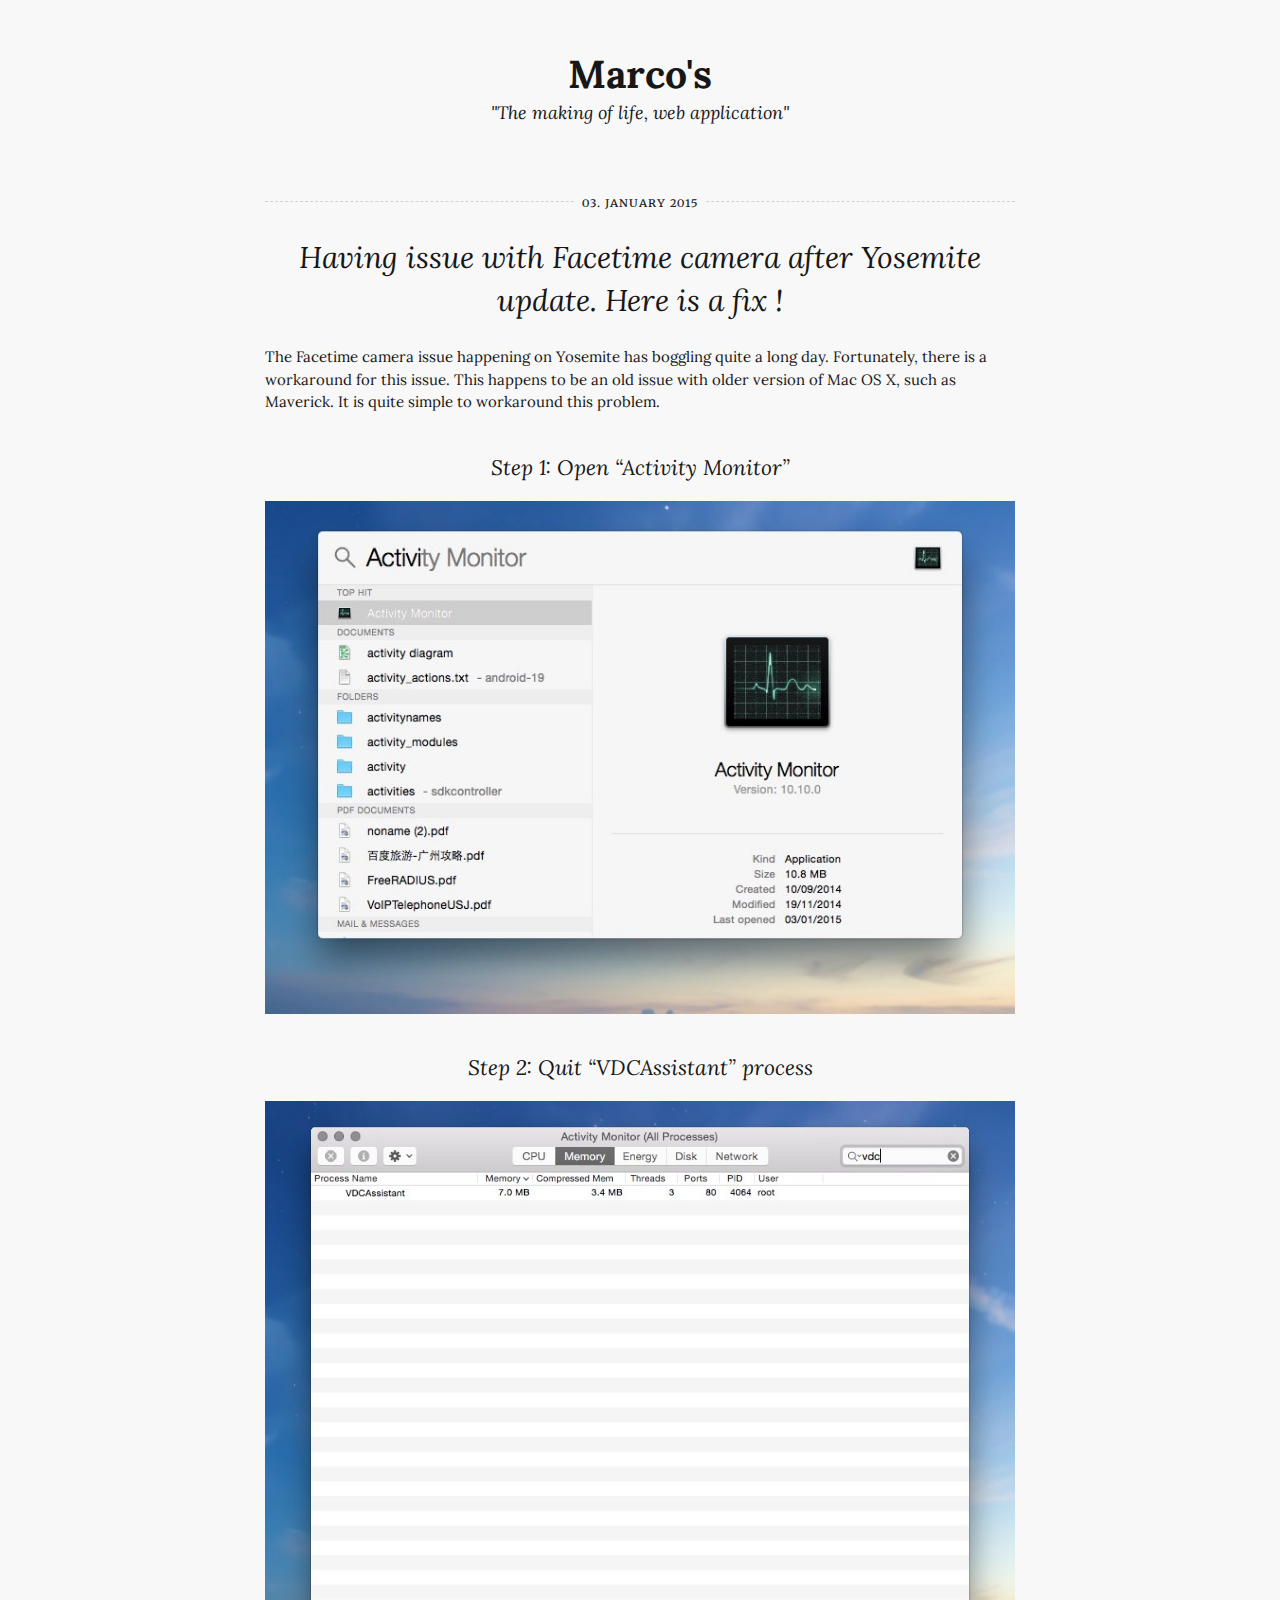
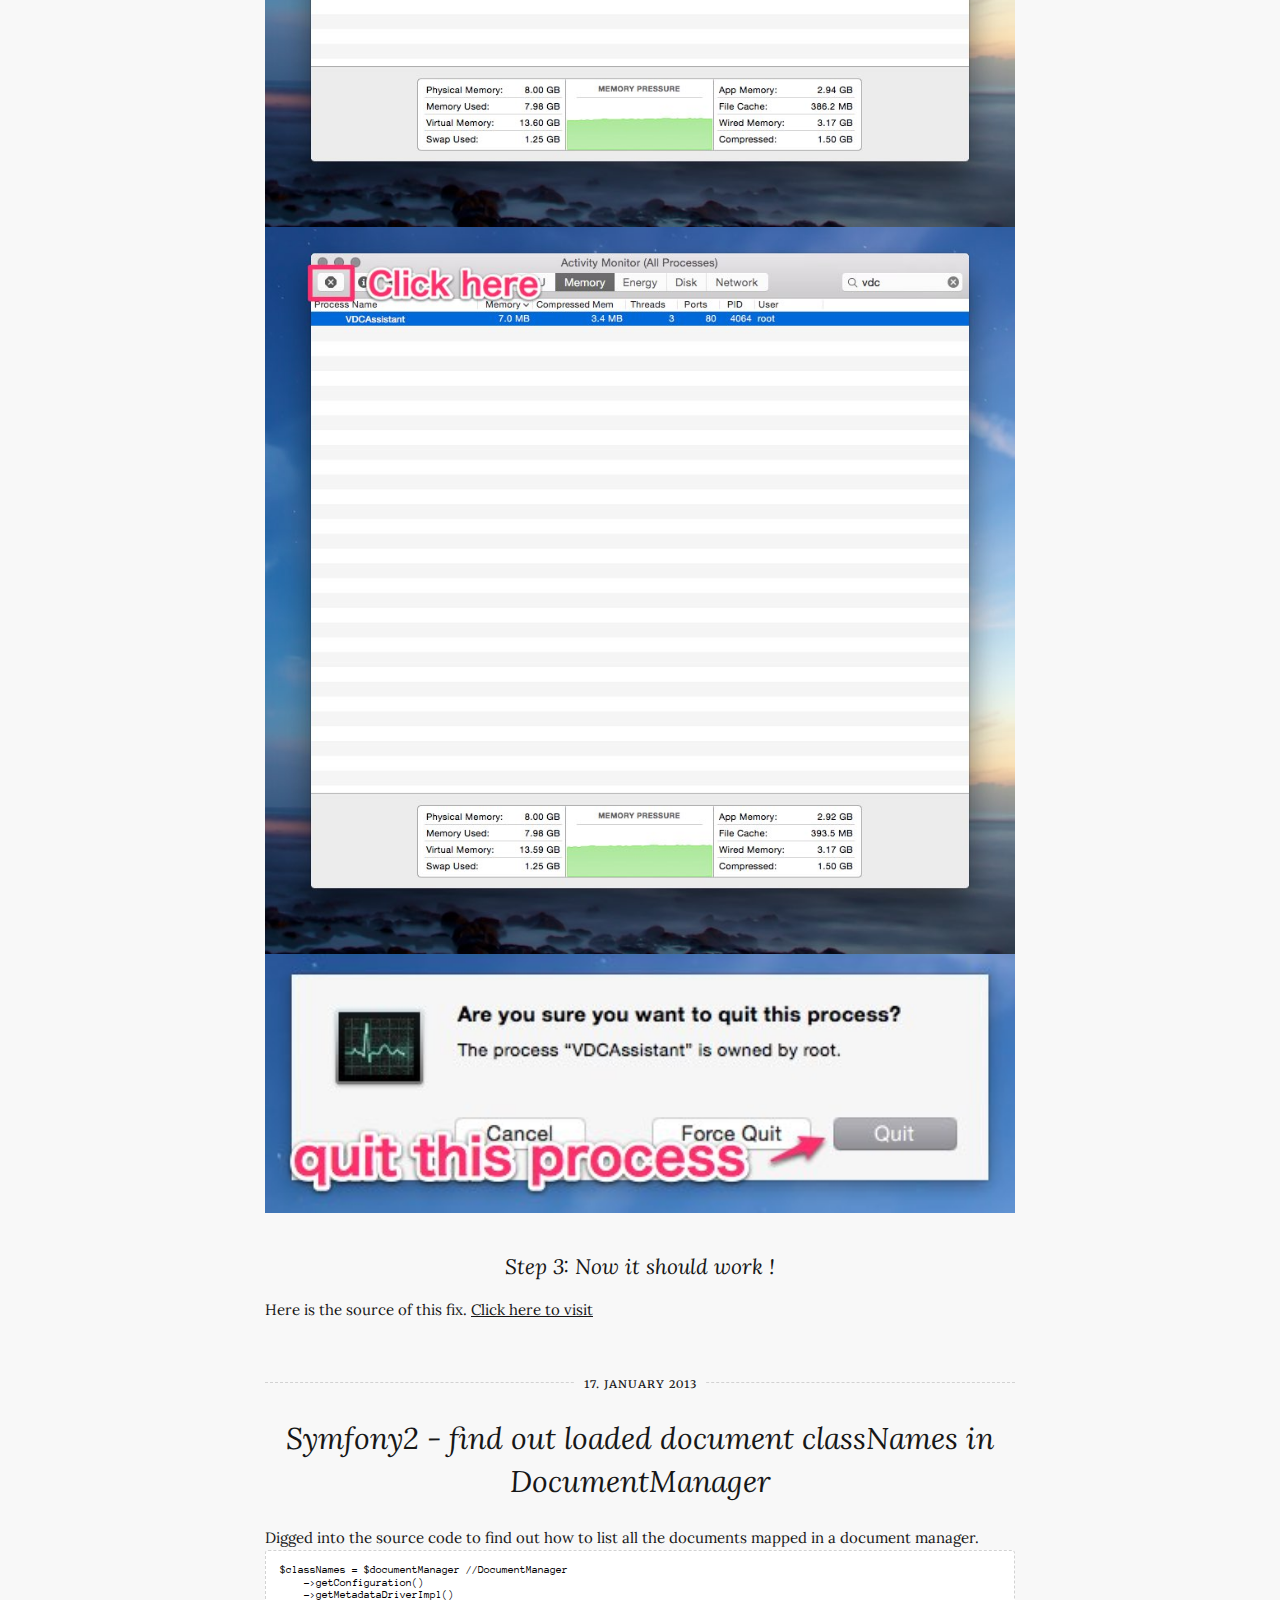
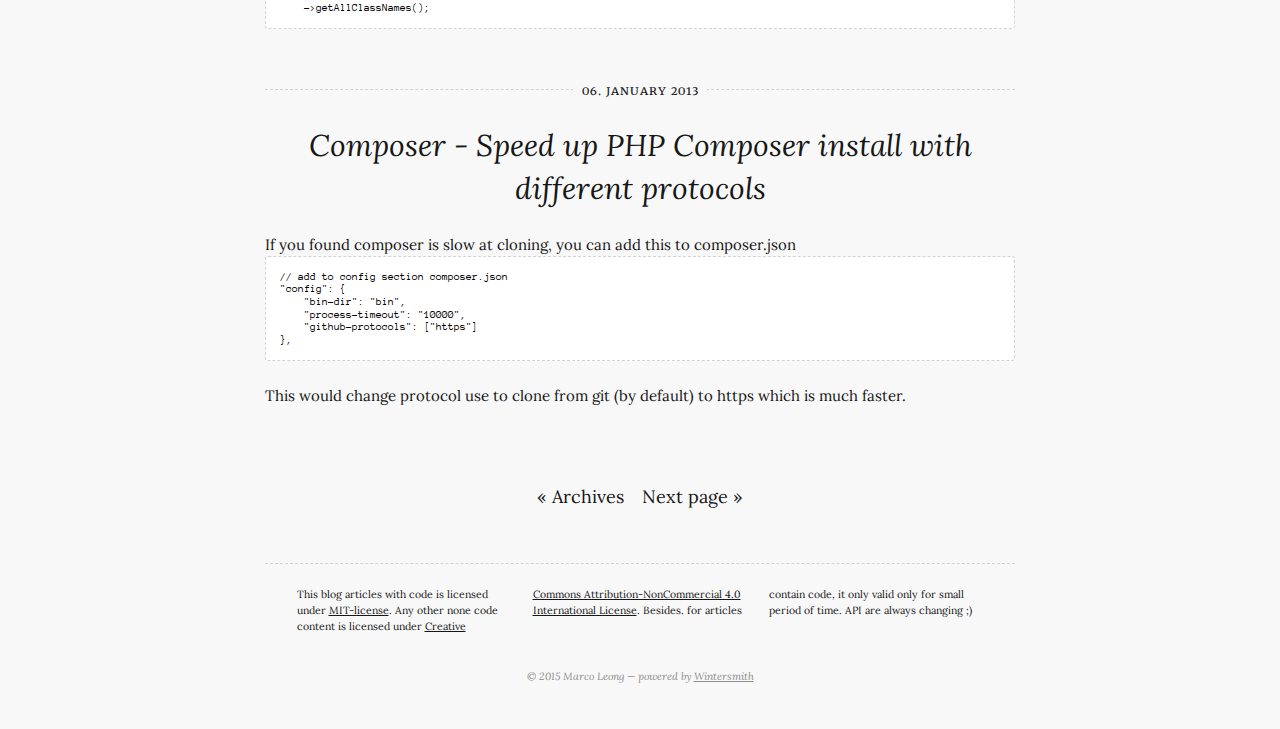
<file: index.html>
<!DOCTYPE html>
<html lang="en">
  <head>
    <meta charset="utf-8">
    <meta http-equiv="X-UA-Compatible" content="IE=edge,chrome=1">
    <meta name="viewport" content="width=device-width">
    <title>Marco's
    </title>
    <link rel="alternate" href="http://localhost/feed.xml" type="application/rss+xml" title="&quot;The making of life, web application&quot;">
    <link rel="stylesheet" href="http://fonts.googleapis.com/css?family=Lora:400,700,400italic,700italic|Anonymous+Pro:400,700,400italic,700italic|Merriweather:400,700,300">
    <link rel="stylesheet" href="/css/main.css">
  </head>
  <body>
    <header class="header">
      <div class="content-wrap">
        <div class="logo">
          <h1><a href="http://localhost">Marco's</a></h1>
          <p class="description">&quot;The making of life, web application&quot;</p>
        </div>
      </div>
    </header>
    <div id="content">
      <div class="content-wrap">
        <article class="article intro">
          <header>
            <p class="date"><span>03. January 2015</span></p>
            <h2><a href="/articles/fix-yosemite-facetime-camera-webcam/">Having issue with Facetime camera after Yosemite update. Here is a fix !</a></h2>
          </header>
          <section class="content"><p>The Facetime camera issue happening on Yosemite has boggling quite a long day. Fortunately, there is a workaround for this issue. This happens to be an old issue with older version of Mac <span class="caps">OS</span> X, such as Maverick. It is quite simple to workaround this&nbsp;problem.</p>
<h3 id="step-1-open-activity-monitor-">Step 1: Open “Activity&nbsp;Monitor”</h3>
<p><img src="/articles/fix-yosemite-facetime-camera-webcam/step-1.jpg" alt="open activitiy monitor"></p>
<h3 id="step-2-quit-vdcassistant-process">Step 2: Quit “VDCAssistant”&nbsp;process</h3>
<p><img src="/articles/fix-yosemite-facetime-camera-webcam/step-2-1.jpg" alt="quite vdc assistant"></p>
<p><img src="/articles/fix-yosemite-facetime-camera-webcam/step-2-2.jpg" alt="quite vdc assistant"></p>
<p><img src="/articles/fix-yosemite-facetime-camera-webcam/step-2-3.jpg" alt="quite vdc assistant"></p>
<h3 id="step-3-now-it-should-work-">Step 3: Now it should work&nbsp;!</h3>
<p>Here is the source of this fix.
<a href="http://www.usatoday.com/story/tech/columnist/2014/06/15/macbook-webcam-problems/10402219/">Click here to&nbsp;visit</a></p>

          </section>
        </article>
        <article class="article intro">
          <header>
            <p class="date"><span>17. January 2013</span></p>
            <h2><a href="/articles/symfony2-find-out-loaded-documents-classname/">Symfony2 - find out loaded document classNames in DocumentManager</a></h2>
          </header>
          <section class="content"><p>Digged into the source code to find out how to list all the documents mapped in a document&nbsp;manager.</p>
<pre><code>$classNames = $documentManager //DocumentManager
    -&gt;getConfiguration()
    -&gt;getMetadataDriverImpl()
    -&gt;getAllClassNames();
</code></pre>
          </section>
        </article>
        <article class="article intro">
          <header>
            <p class="date"><span>06. January 2013</span></p>
            <h2><a href="/articles/composer-speed-up-cloning-speed/">Composer - Speed up PHP Composer install with different protocols</a></h2>
          </header>
          <section class="content"><p>If you found composer is slow at cloning, you can add this to&nbsp;composer.json</p>
<pre><code class="lang-json">// add to config section composer.json
&quot;config&quot;: {
    &quot;bin-dir&quot;: &quot;bin&quot;,
    &quot;process-timeout&quot;: &quot;10000&quot;,
    &quot;github-protocols&quot;: [&quot;https&quot;]
},
</code></pre>
<p>This would change protocol use to clone from git (by default) to https which is much&nbsp;faster.</p>

          </section>
        </article>
      </div>
    </div>
    <footer>
      <div class="content-wrap">
        <div class="nav"><a href="/archive.html">« Archives</a><a href="/page/2/">Next page »</a>
        </div>
        <section class="about"><p>This blog articles with code is licensed under <a href="http://opensource.org/licenses/MIT">MIT-license</a>. Any other none code content is licensed under <a href="http://creativecommons.org/licenses/by-nc/4.0/deed.en_US">Creative Commons Attribution-NonCommercial 4.0 International License</a>. Besides. for articles contain code, it only valid only for small period of time. API are always changing ;)</p>

        </section>
        <section class="copy">
          <p>&copy; 2015 Marco Leong &mdash; powered by&nbsp;<a href="https://github.com/jnordberg/wintersmith">Wintersmith</a>
          </p>
        </section>
      </div>
    </footer>
    <script>
     (function(i,s,o,g,r,a,m){i['GoogleAnalyticsObject']=r;i[r]=i[r]||function(){
     (i[r].q=i[r].q||[]).push(arguments)},i[r].l=1*new Date();a=s.createElement(o),
     m=s.getElementsByTagName(o)[0];a.async=1;a.src=g;m.parentNode.insertBefore(a,m)
     })(window,document,'script','//www.google-analytics.com/analytics.js','ga');
     ga('create', 'UA-33335219-1', 'auto');
     ga('send', 'pageview');
    </script>
  </body>
</html>
</file>
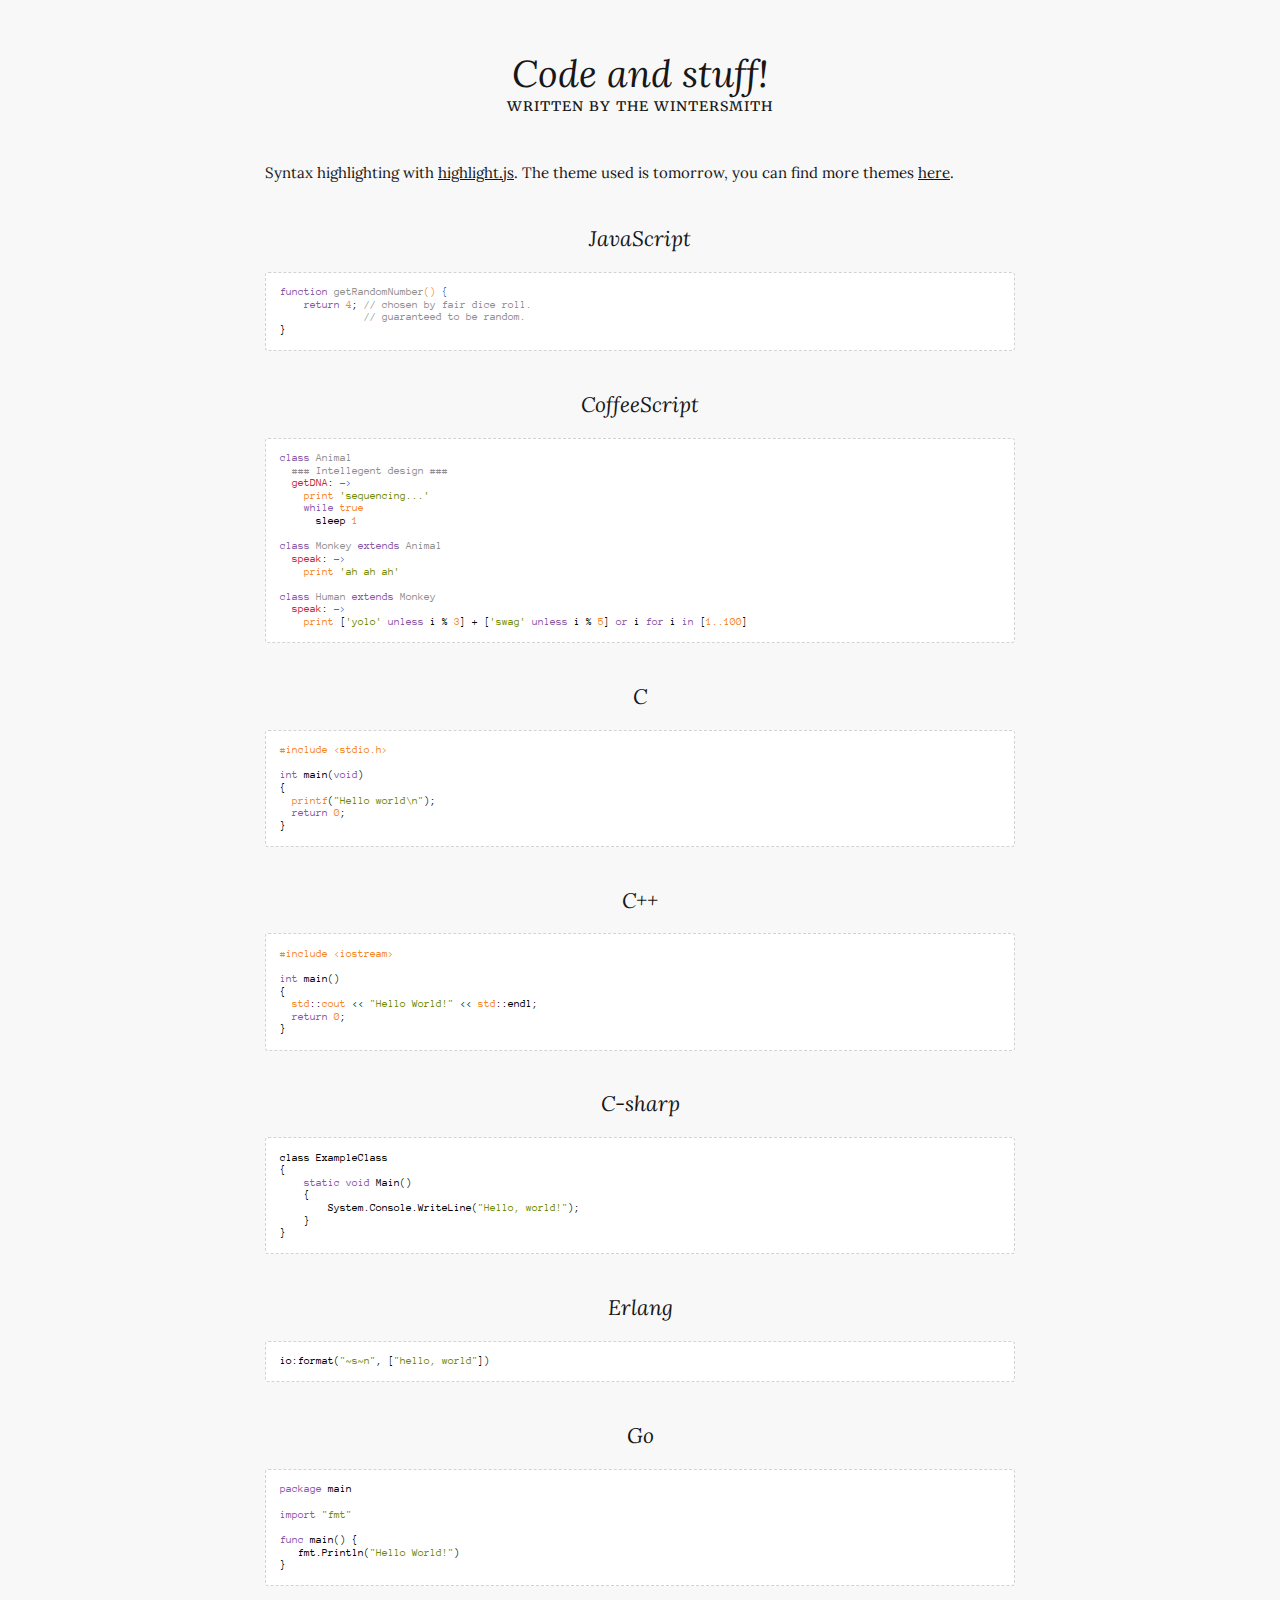
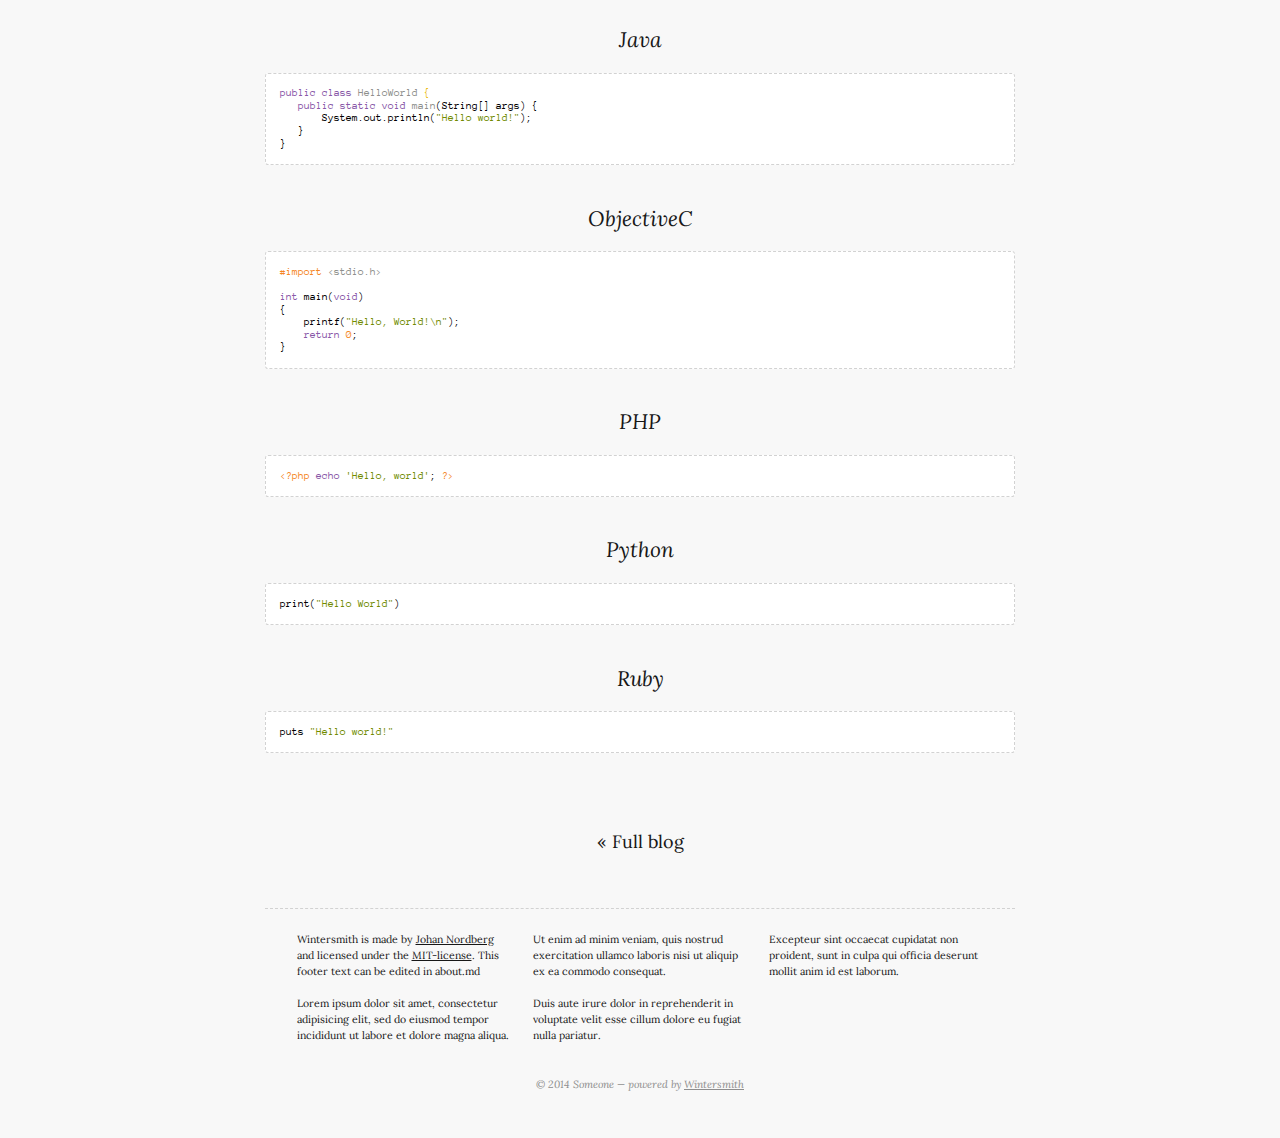
<file: articles/another-test/index.html>
<!DOCTYPE html>
<html lang="en">
  <head>
    <meta charset="utf-8">
    <meta http-equiv="X-UA-Compatible" content="IE=edge,chrome=1">
    <meta name="viewport" content="width=device-width">
    <title>Code and stuff! - The Wintersmith's blog
    </title>
    <link rel="alternate" href="http://localhost:8080/feed.xml" type="application/rss+xml" title="Ramblings of an immor(t)al demigod">
    <link rel="stylesheet" href="http://fonts.googleapis.com/css?family=Lora:400,700,400italic,700italic|Anonymous+Pro:400,700,400italic,700italic|Merriweather:400,700,300">
    <link rel="stylesheet" href="/css/main.css">
  </head>
  <body class="article-detail">
    <header class="header">
      <div class="content-wrap">
        <h1>Code and stuff!</h1>
        <p class="author">Written by <span class="author"><a href="mailto:the@wintersmith.eu">The Wintersmith</a></span>
        </p>
      </div>
    </header>
    <div id="content">
      <div class="content-wrap">
        <article class="article">
          <section class="content"><p>Syntax highlighting with <a href="http://softwaremaniacs.org/soft/highlight/en/">highlight.js</a>.
The theme used is tomorrow, you can find more themes <a href="http://jmblog.github.io/color-themes-for-highlightjs/">here</a>.</p>
<p><span class="more"></span></p>
<h3 id="javascript">JavaScript</h3>
<pre><code class="lang-javascript"><span class="function"><span class="keyword">function</span> <span class="title">getRandomNumber</span><span class="params">()</span> {</span>
    <span class="keyword">return</span> <span class="number">4</span>; <span class="comment">// chosen by fair dice roll.</span>
              <span class="comment">// guaranteed to be random.</span>
}
</code></pre>
<h3 id="coffeescript">CoffeeScript</h3>
<pre><code class="lang-coffeescript"><span class="class"><span class="keyword">class</span> <span class="title">Animal</span></span>
  <span class="comment">### Intellegent design ###</span>
  <span class="attribute">getDNA</span>:<span class="function"> -&gt;</span>
    <span class="built_in">print</span> <span class="string">'sequencing...'</span>
    <span class="keyword">while</span> <span class="literal">true</span>
      sleep <span class="number">1</span>

<span class="class"><span class="keyword">class</span> <span class="title">Monkey</span> <span class="keyword">extends</span> <span class="title">Animal</span></span>
  <span class="attribute">speak</span>:<span class="function"> -&gt;</span>
    <span class="built_in">print</span> <span class="string">'ah ah ah'</span>

<span class="class"><span class="keyword">class</span> <span class="title">Human</span> <span class="keyword">extends</span> <span class="title">Monkey</span></span>
  <span class="attribute">speak</span>:<span class="function"> -&gt;</span>
    <span class="built_in">print</span> [<span class="string">'yolo'</span> <span class="keyword">unless</span> i % <span class="number">3</span>] + [<span class="string">'swag'</span> <span class="keyword">unless</span> i % <span class="number">5</span>] <span class="keyword">or</span> i <span class="keyword">for</span> i <span class="keyword">in</span> [<span class="number">1.</span><span class="number">.100</span>]
</code></pre>
<h3 id="c">C</h3>
<pre><code class="lang-c"><span class="preprocessor">#include &lt;stdio.h&gt;</span>

<span class="keyword">int</span> main(<span class="keyword">void</span>)
{
  <span class="built_in">printf</span>(<span class="string">"Hello world\n"</span>);
  <span class="keyword">return</span> <span class="number">0</span>;
}
</code></pre>
<h3 id="c-">C++</h3>
<pre><code class="lang-cpp"><span class="preprocessor">#include &lt;iostream&gt;</span>

<span class="keyword">int</span> main()
{
  <span class="built_in">std</span>::<span class="built_in">cout</span> &lt;&lt; <span class="string">"Hello World!"</span> &lt;&lt; <span class="built_in">std</span>::endl;
  <span class="keyword">return</span> <span class="number">0</span>;
}
</code></pre>
<h3 id="c-sharp">C-sharp</h3>
<pre><code class="lang-cs">class ExampleClass
{
    <span class="keyword">static</span> <span class="keyword">void</span> Main()
    {
        System.Console.WriteLine(<span class="string">"Hello, world!"</span>);
    }
}
</code></pre>
<h3 id="erlang">Erlang</h3>
<pre><code class="lang-erlang">io:format(<span class="string">"~s~n"</span>, [<span class="string">"hello, world"</span>])
</code></pre>
<h3 id="go">Go</h3>
<pre><code class="lang-go"><span class="keyword">package</span> main

<span class="keyword">import</span> <span class="string">"fmt"</span>

<span class="keyword">func</span> main() {
   fmt.Println(<span class="string">"Hello World!"</span>)
}
</code></pre>
<h3 id="java">Java</h3>
<pre><code class="lang-java"><span class="keyword">public</span> <span class="class"><span class="keyword">class</span> <span class="title">HelloWorld</span> {</span>
   <span class="keyword">public</span> <span class="keyword">static</span> <span class="keyword">void</span> <span class="title">main</span>(String[] args) {
       System.out.println(<span class="string">"Hello world!"</span>);
   }
}
</code></pre>
<h3 id="objectivec">ObjectiveC</h3>
<pre><code class="lang-objectivec"><span class="preprocessor">#import <span class="title">&lt;stdio.h&gt;</span></span>

<span class="keyword">int</span> main(<span class="keyword">void</span>)
{
    printf(<span class="string">"Hello, World!\n"</span>);
    <span class="keyword">return</span> <span class="number">0</span>;
}
</code></pre>
<h3 id="php"><span class="caps">PHP</span></h3>
<pre><code class="lang-php"><span class="preprocessor">&lt;?php</span> <span class="keyword">echo</span> <span class="string">'Hello, world'</span>; <span class="preprocessor">?&gt;</span>
</code></pre>
<h3 id="python">Python</h3>
<pre><code class="lang-python">print(<span class="string">"Hello World"</span>)
</code></pre>
<h3 id="ruby">Ruby</h3>
<pre><code class="lang-ruby">puts <span class="string">"Hello world!"</span>
</code></pre>
</section>
        </article>
      </div>
    </div>
    <footer>
      <div class="content-wrap">
        <div class="nav"><a href="/">« Full blog</a></div>
        <section class="about"><p>Wintersmith is made by <a href="http://johan-nordberg.com/">Johan Nordberg</a> and licensed under the <a href="http://opensource.org/licenses/MIT">MIT-license</a>.
This footer text can be edited in about.md</p>
<p>Lorem ipsum dolor sit amet, consectetur adipisicing elit, sed do eiusmod
tempor incididunt ut labore et dolore magna aliqua. Ut enim ad minim veniam,
quis nostrud exercitation ullamco laboris nisi ut aliquip ex ea commodo
consequat.</p>
<p>Duis aute irure dolor in reprehenderit in voluptate velit esse cillum
dolore eu fugiat nulla pariatur.</p>
<p>Excepteur sint occaecat cupidatat non proident, sunt in culpa qui officia
deserunt mollit anim id est laborum.</p>

        </section>
        <section class="copy">
          <p>&copy; 2014 Someone &mdash; powered by&nbsp;<a href="https://github.com/jnordberg/wintersmith">Wintersmith</a>
          </p>
        </section>
      </div>
    </footer>
  </body>
</html>
</file>
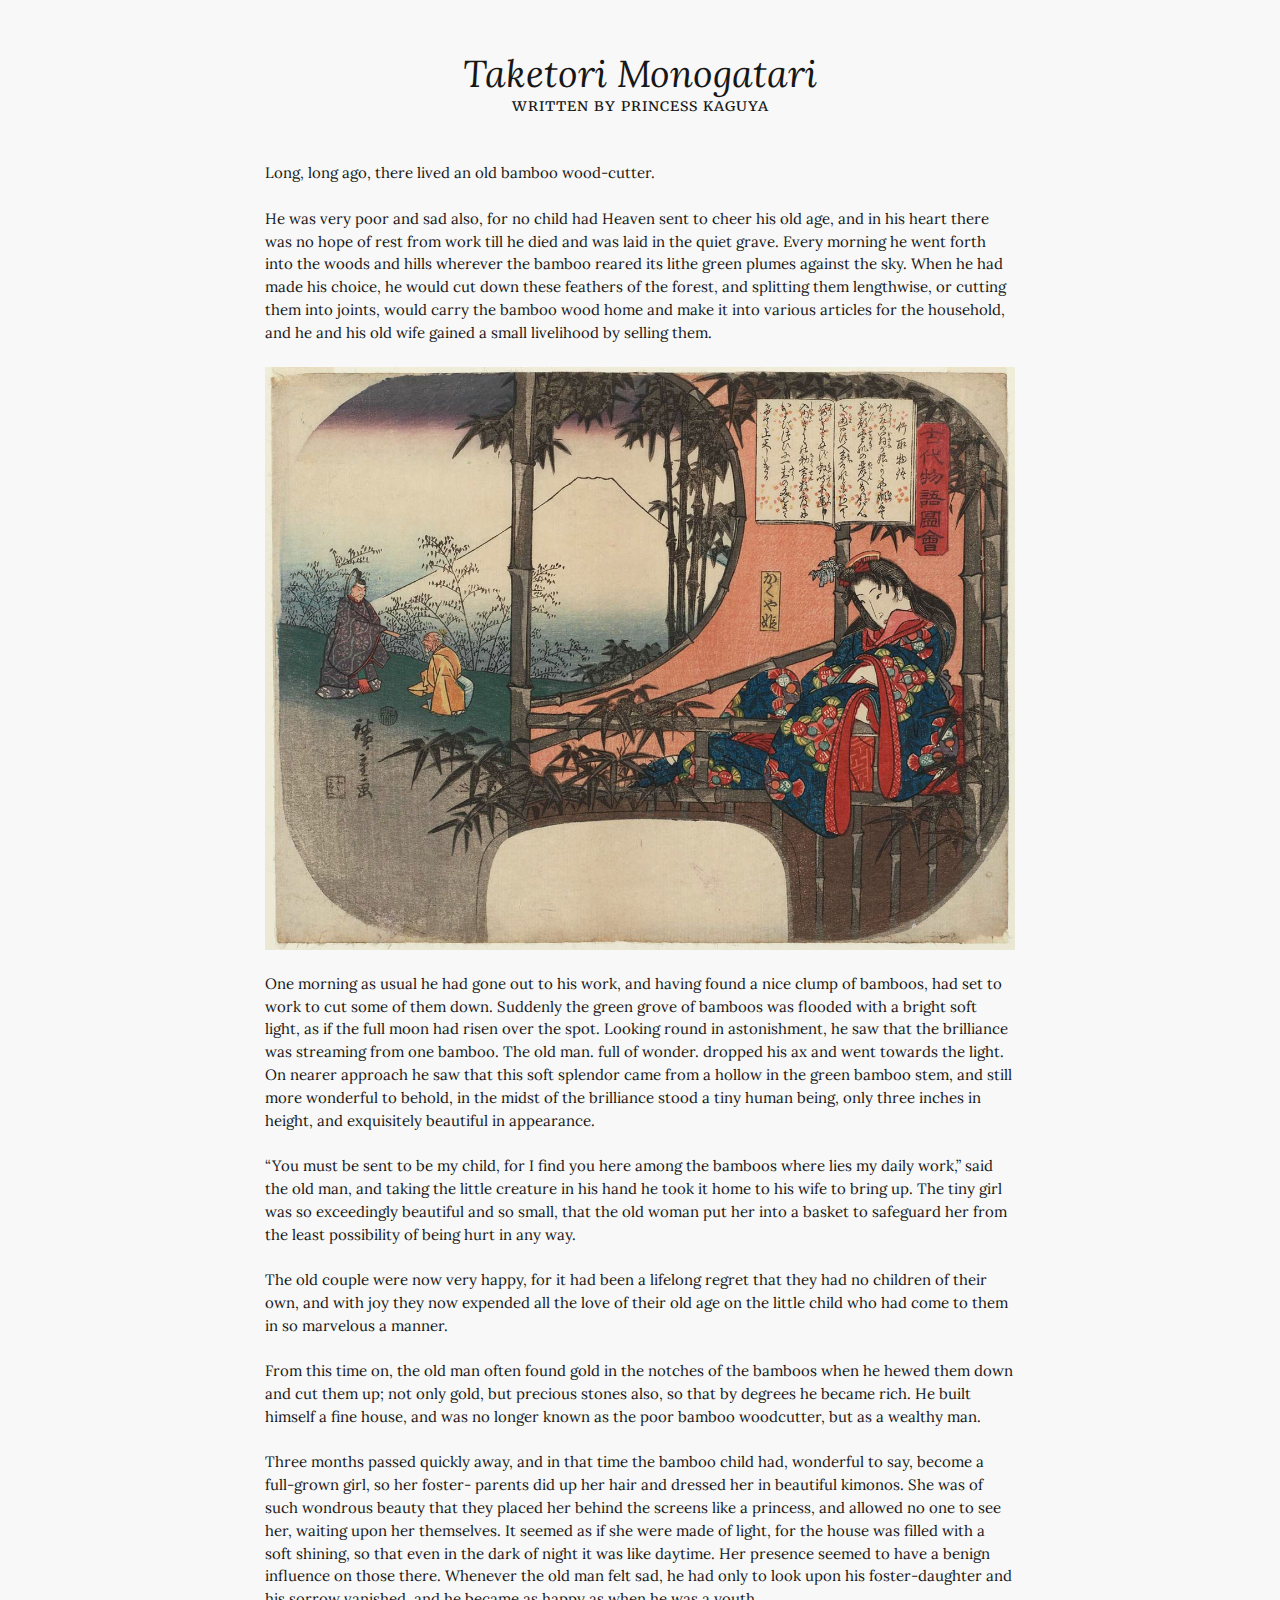
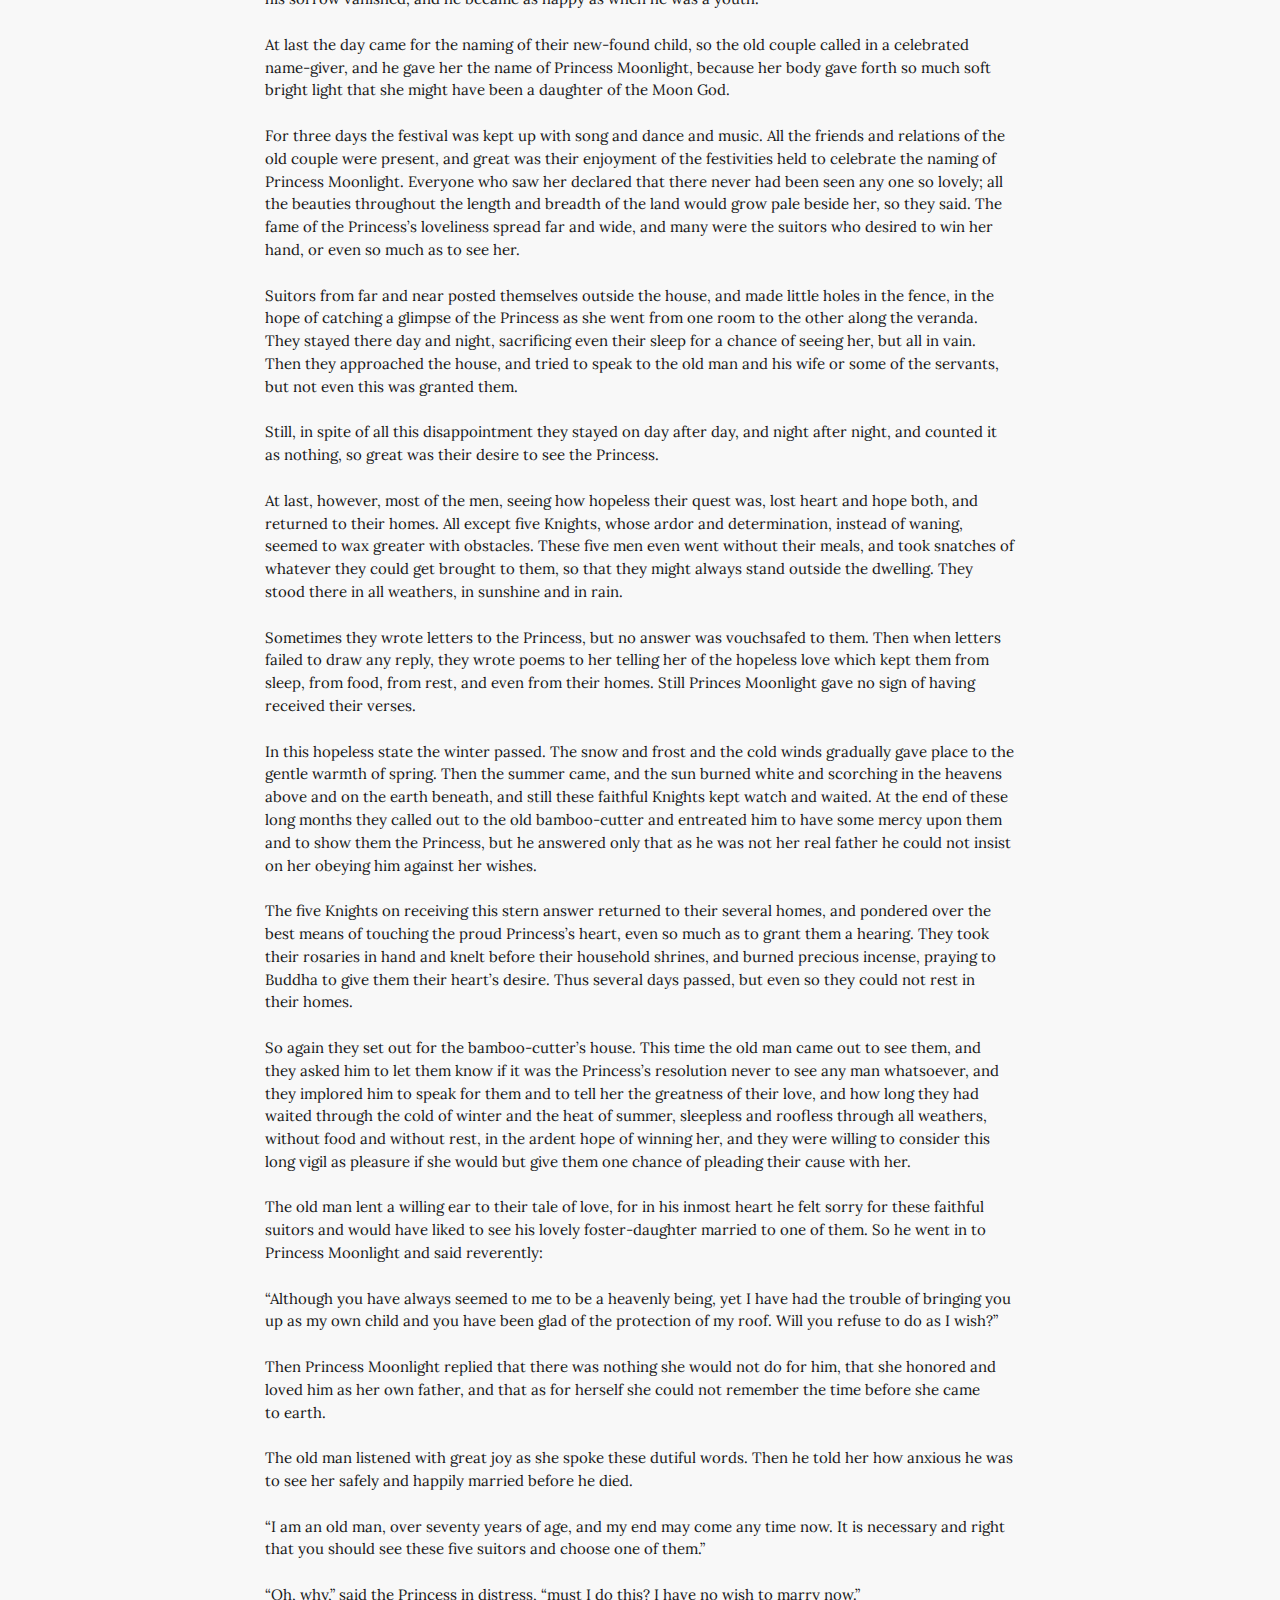
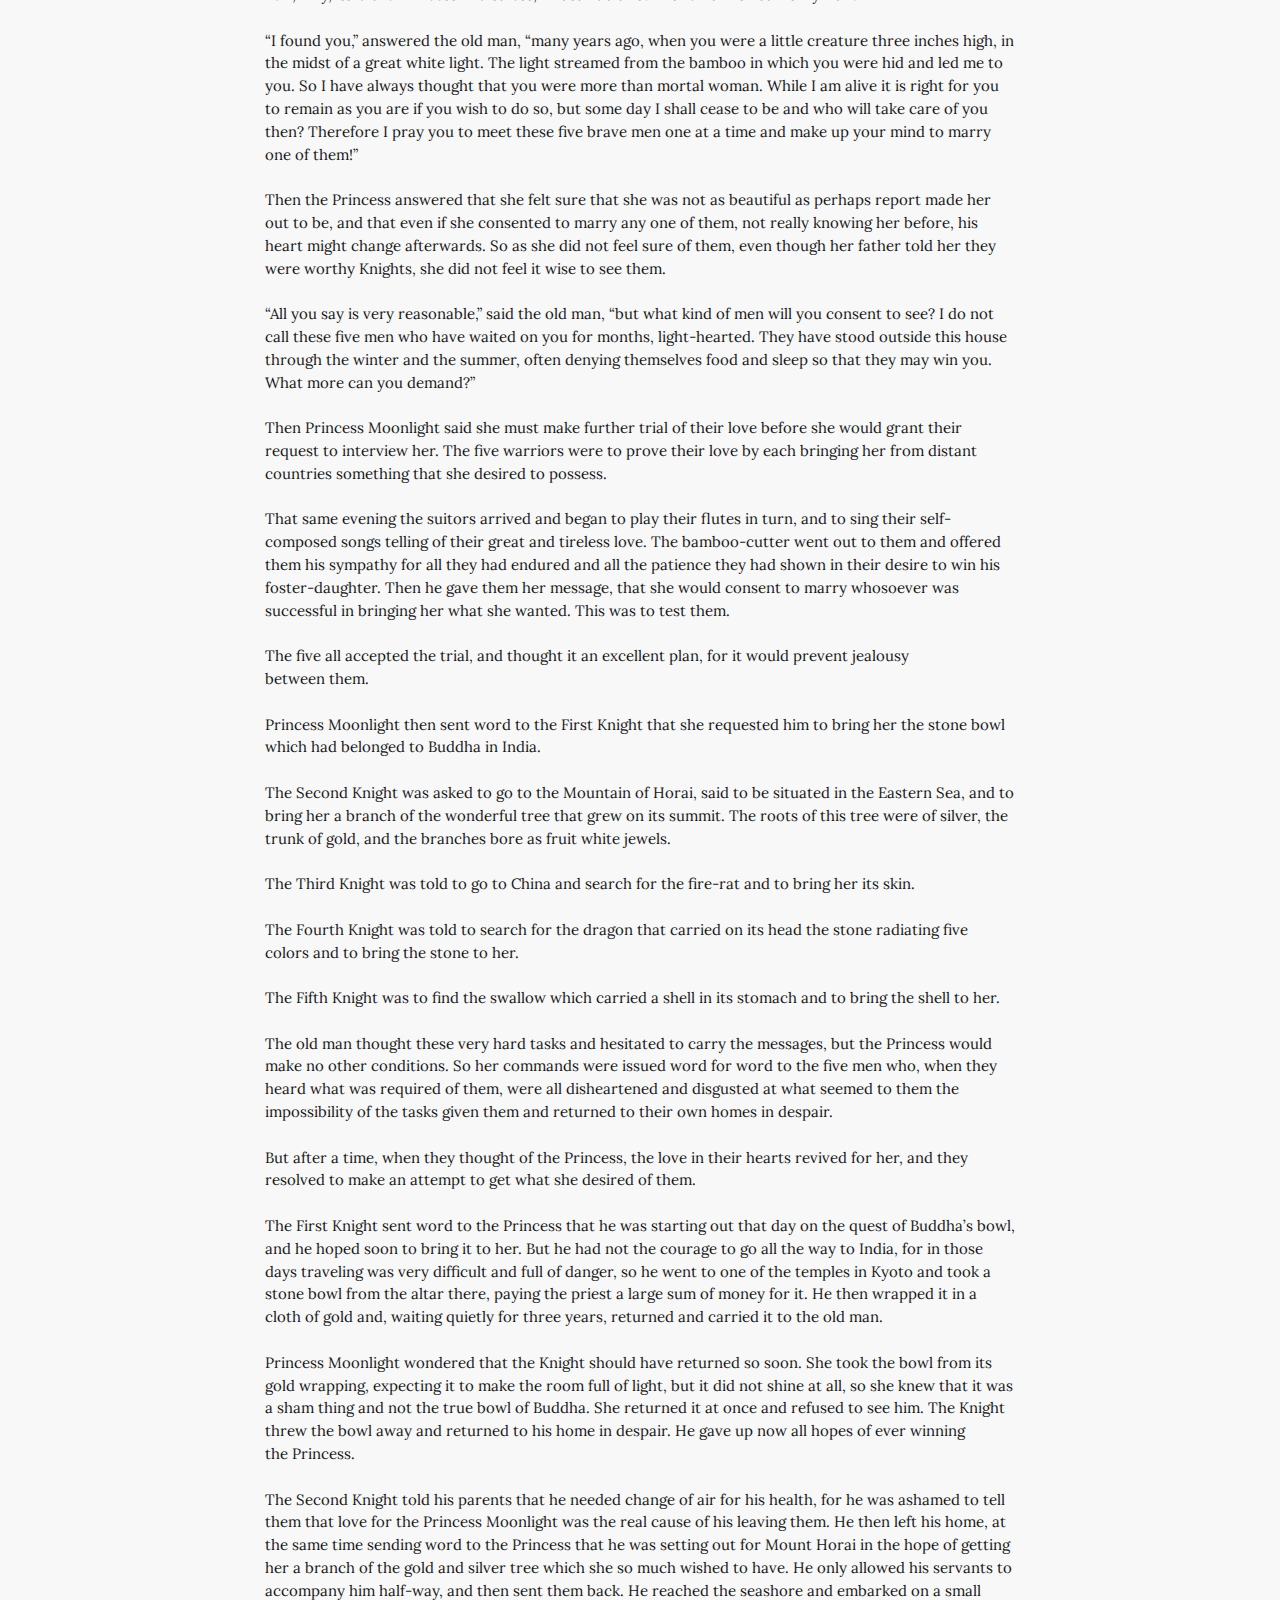
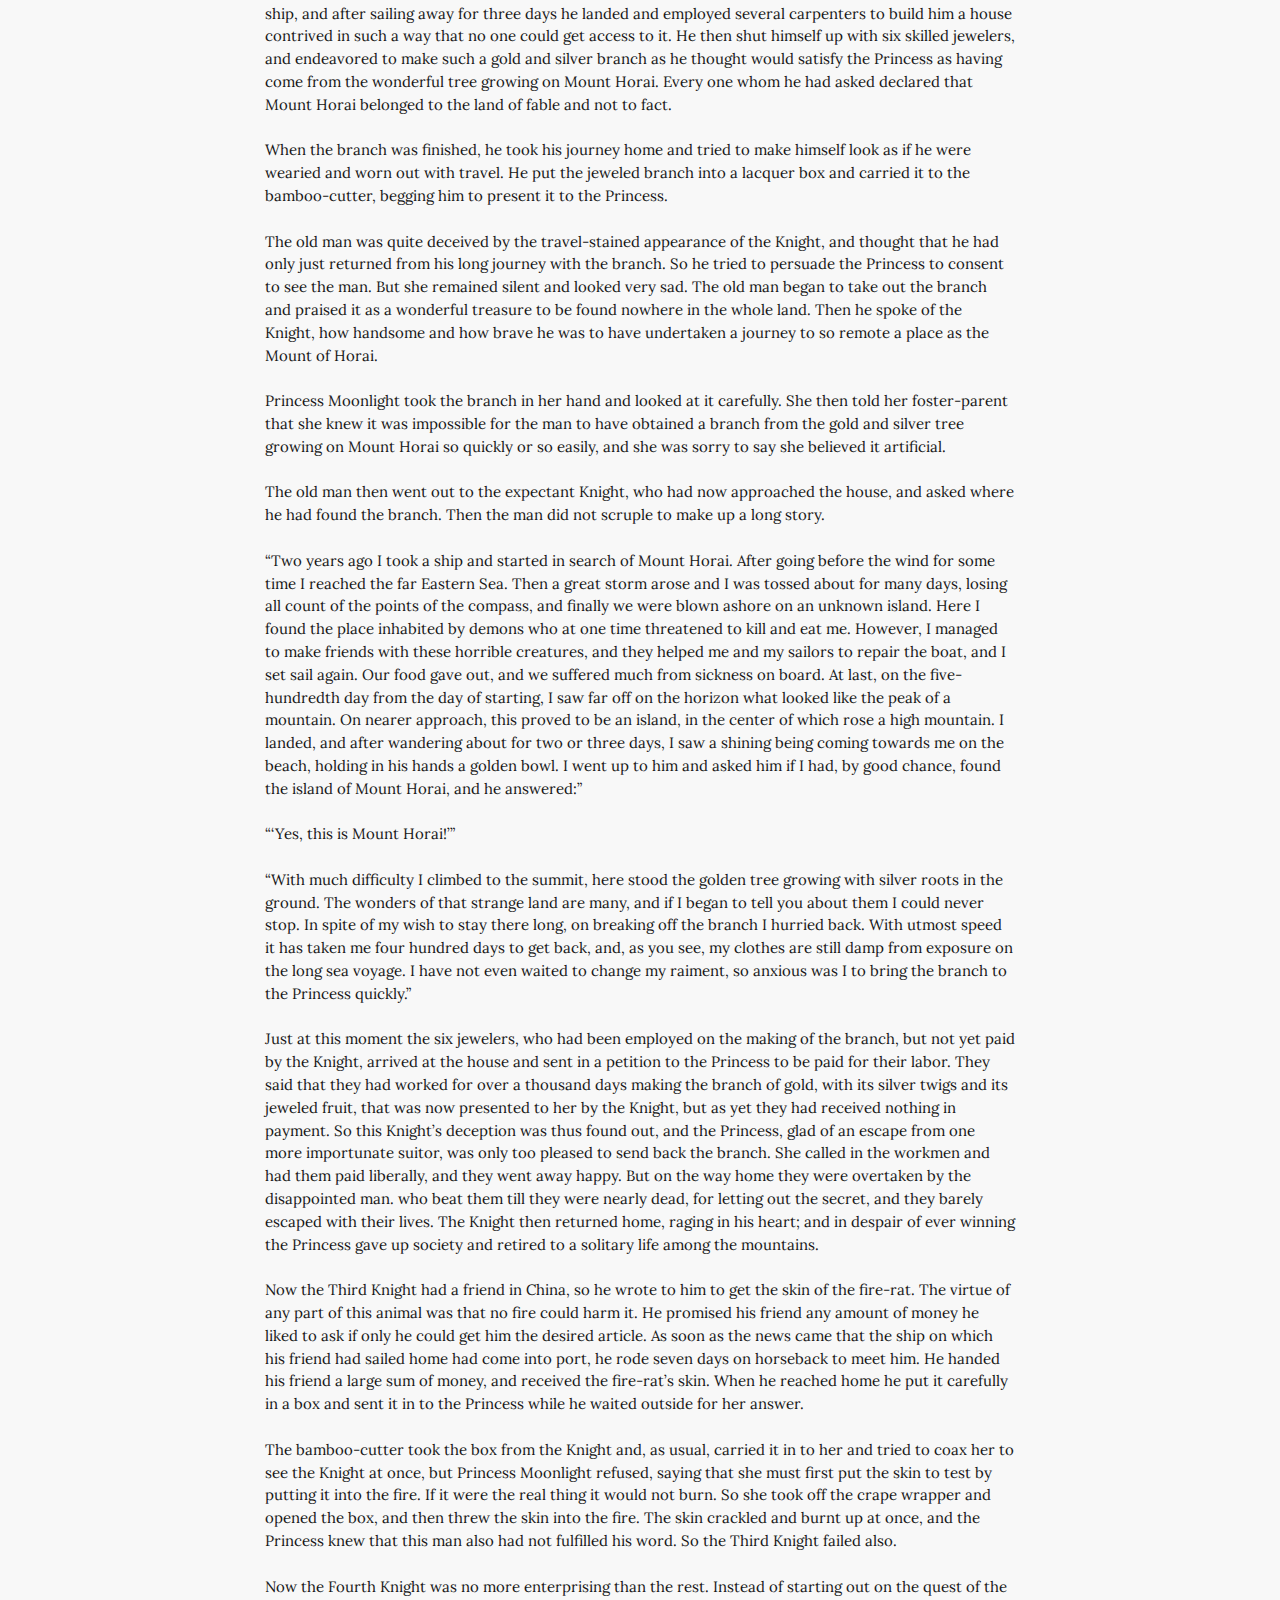
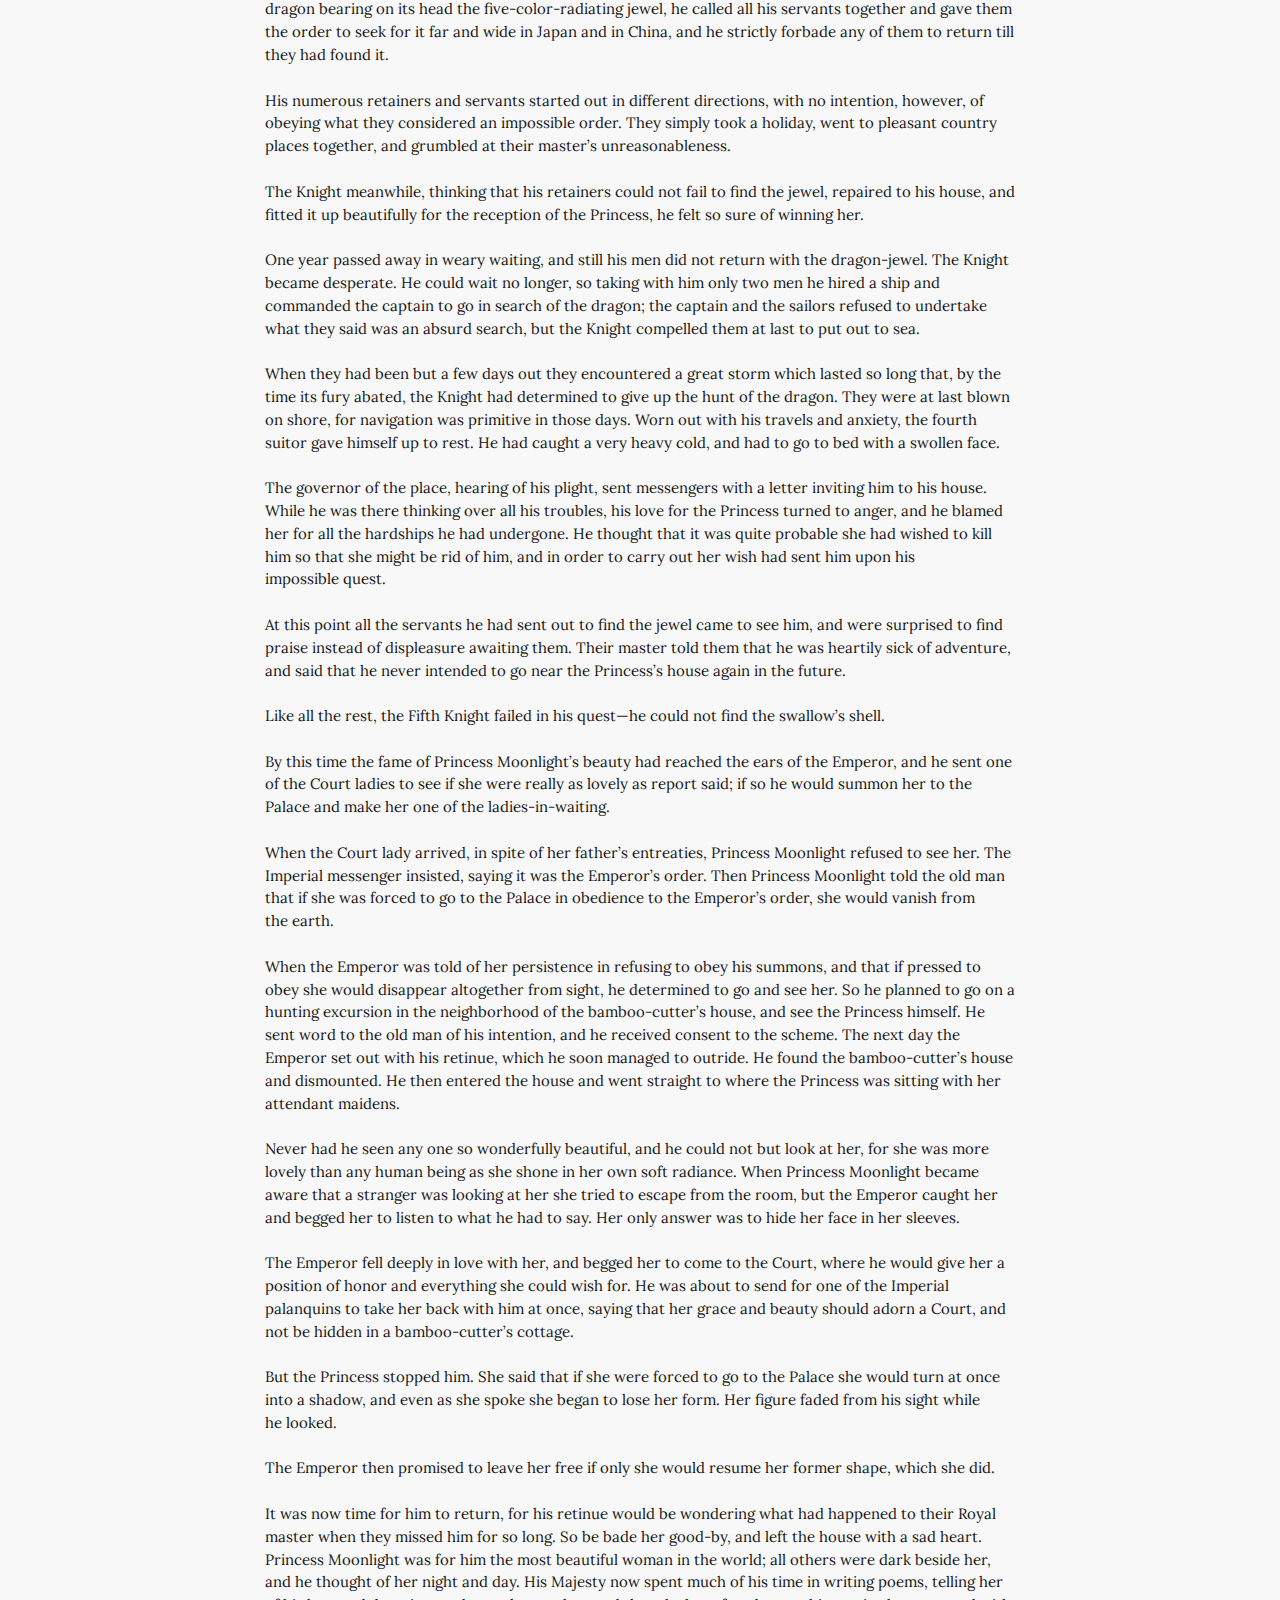
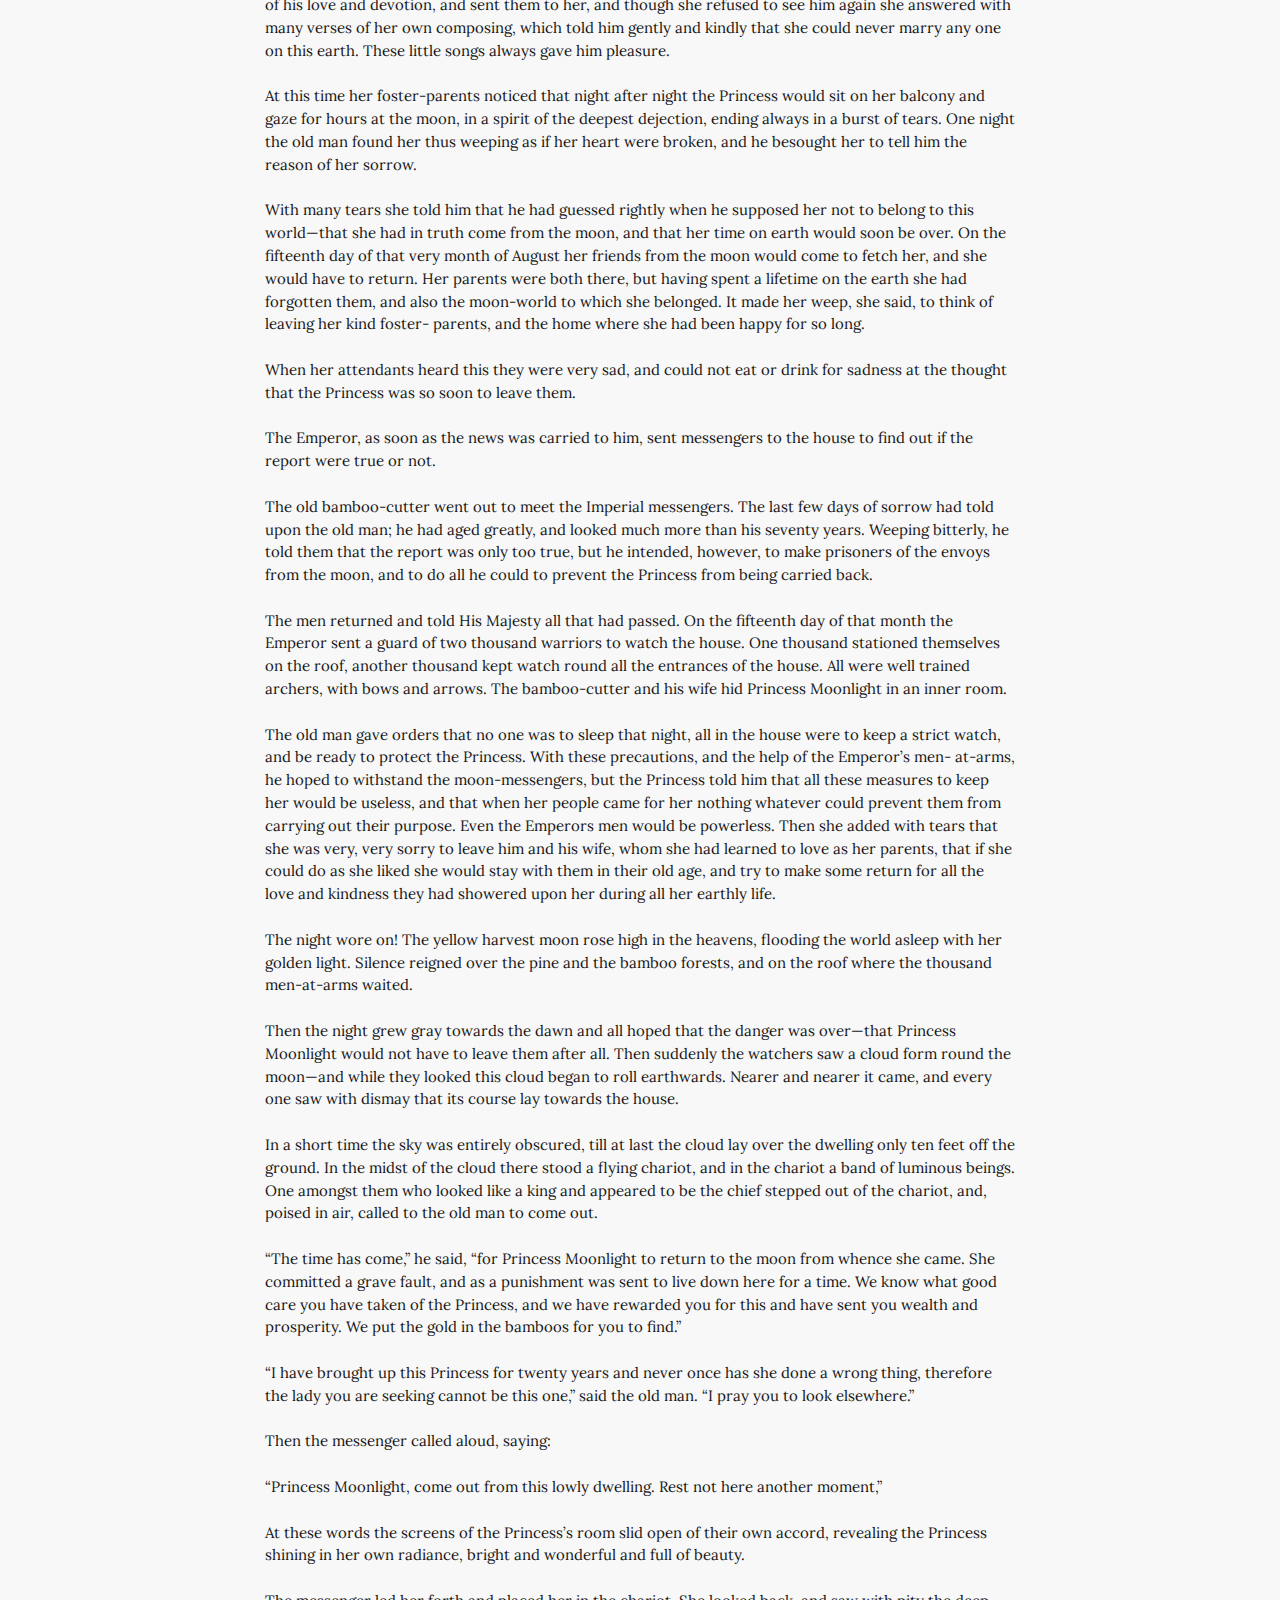
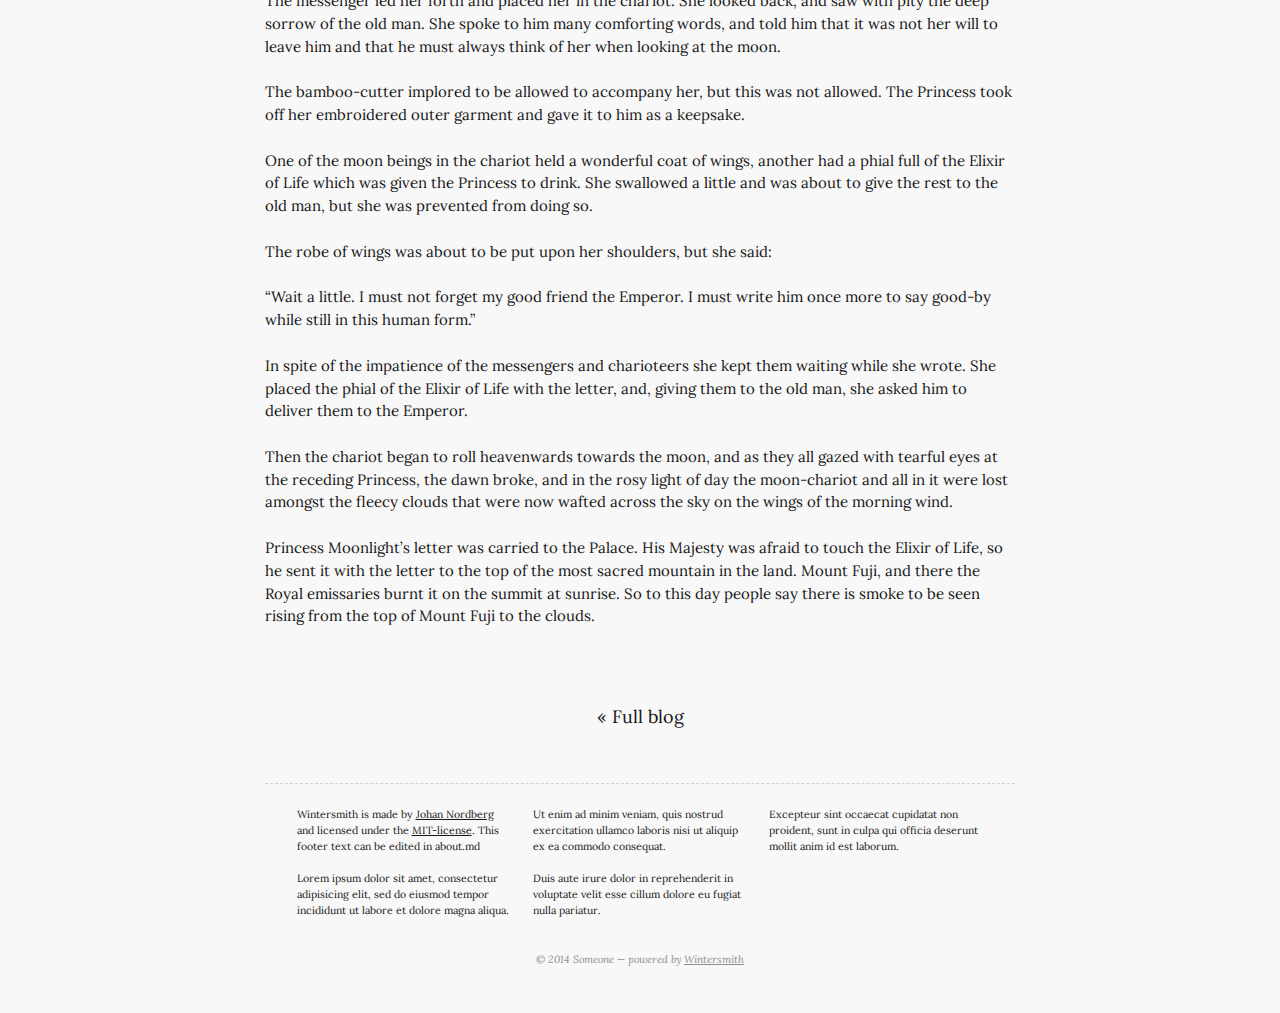
<file: articles/bamboo-cutter/index.html>
<!DOCTYPE html>
<html lang="en">
  <head>
    <meta charset="utf-8">
    <meta http-equiv="X-UA-Compatible" content="IE=edge,chrome=1">
    <meta name="viewport" content="width=device-width">
    <title>Taketori Monogatari - The Wintersmith's blog
    </title>
    <link rel="alternate" href="http://localhost:8080/feed.xml" type="application/rss+xml" title="Ramblings of an immor(t)al demigod">
    <link rel="stylesheet" href="http://fonts.googleapis.com/css?family=Lora:400,700,400italic,700italic|Anonymous+Pro:400,700,400italic,700italic|Merriweather:400,700,300">
    <link rel="stylesheet" href="/css/main.css">
  </head>
  <body class="article-detail">
    <header class="header">
      <div class="content-wrap">
        <h1>Taketori Monogatari</h1>
        <p class="author">Written by <span class="author">Princess Kaguya</span>
        </p>
      </div>
    </header>
    <div id="content">
      <div class="content-wrap">
        <article class="article">
          <section class="content"><p>Long, long ago, there lived an old bamboo&nbsp;wood-cutter.</p>
<p>He was very poor and sad also, for no child had Heaven sent to cheer his old age, and in his heart there was no hope of rest from work till he died and was laid in the quiet grave. Every morning he went forth into the woods and hills wherever the bamboo reared its lithe green plumes against the sky. When he had made his choice, he would cut down these feathers of the forest, and splitting them lengthwise, or cutting them into joints, would carry the bamboo wood home and make it into various articles for the household, and he and his old wife gained a small livelihood by selling&nbsp;them.</p>
<p><span class="more"></span></p>
<p><img src="/articles/bamboo-cutter/taketori_monogatari.jpg" alt="Taketori Monogatari"></p>
<p>One morning as usual he had gone out to his work, and having found a nice clump of bamboos, had set to work to cut some of them down. Suddenly the green grove of bamboos was flooded with a bright soft light, as if the full moon had risen over the spot. Looking round in astonishment, he saw that the brilliance was streaming from one bamboo. The old man. full of wonder. dropped his ax and went towards the light. On nearer approach he saw that this soft splendor came from a hollow in the green bamboo stem, and still more wonderful to behold, in the midst of the brilliance stood a tiny human being, only three inches in height, and exquisitely beautiful in&nbsp;appearance.</p>
<p>“You must be sent to be my child, for I find you here among the bamboos where lies my daily work,” said the old man, and taking the little creature in his hand he took it home to his wife to bring up. The tiny girl was so exceedingly beautiful and so small, that the old woman put her into a basket to safeguard her from the least possibility of being hurt in any&nbsp;way.</p>
<p>The old couple were now very happy, for it had been a lifelong regret that they had no children of their own, and with joy they now expended all the love of their old age on the little child who had come to them in so marvelous a&nbsp;manner.</p>
<p>From this time on, the old man often found gold in the notches of the bamboos when he hewed them down and cut them up; not only gold, but precious stones also, so that by degrees he became rich. He built himself a fine house, and was no longer known as the poor bamboo woodcutter, but as a wealthy&nbsp;man.</p>
<p>Three months passed quickly away, and in that time the bamboo child had, wonderful to say, become a full-grown girl, so her foster- parents did up her hair and dressed her in beautiful kimonos. She was of such wondrous beauty that they placed her behind the screens like a princess, and allowed no one to see her, waiting upon her themselves. It seemed as if she were made of light, for the house was filled with a soft shining, so that even in the dark of night it was like daytime. Her presence seemed to have a benign influence on those there. Whenever the old man felt sad, he had only to look upon his foster-daughter and his sorrow vanished, and he became as happy as when he was a&nbsp;youth.</p>
<p>At last the day came for the naming of their new-found child, so the old couple called in a celebrated name-giver, and he gave her the name of Princess Moonlight, because her body gave forth so much soft bright light that she might have been a daughter of the Moon&nbsp;God.</p>
<p>For three days the festival was kept up with song and dance and music. All the friends and relations of the old couple were present, and great was their enjoyment of the festivities held to celebrate the naming of Princess Moonlight. Everyone who saw her declared that there never had been seen any one so lovely; all the beauties throughout the length and breadth of the land would grow pale beside her, so they said. The fame of the Princess’s loveliness spread far and wide, and many were the suitors who desired to win her hand, or even so much as to see&nbsp;her.</p>
<p>Suitors from far and near posted themselves outside the house, and made little holes in the fence, in the hope of catching a glimpse of the Princess as she went from one room to the other along the veranda. They stayed there day and night, sacrificing even their sleep for a chance of seeing her, but all in vain. Then they approached the house, and tried to speak to the old man and his wife or some of the servants, but not even this was granted&nbsp;them.</p>
<p>Still, in spite of all this disappointment they stayed on day after day, and night after night, and counted it as nothing, so great was their desire to see the&nbsp;Princess.</p>
<p>At last, however, most of the men, seeing how hopeless their quest was, lost heart and hope both, and returned to their homes. All except five Knights, whose ardor and determination, instead of waning, seemed to wax greater with obstacles. These five men even went without their meals, and took snatches of whatever they could get brought to them, so that they might always stand outside the dwelling. They stood there in all weathers, in sunshine and in&nbsp;rain.</p>
<p>Sometimes they wrote letters to the Princess, but no answer was vouchsafed to them. Then when letters failed to draw any reply, they wrote poems to her telling her of the hopeless love which kept them from sleep, from food, from rest, and even from their homes. Still Princes Moonlight gave no sign of having received their&nbsp;verses.</p>
<p>In this hopeless state the winter passed. The snow and frost and the cold winds gradually gave place to the gentle warmth of spring. Then the summer came, and the sun burned white and scorching in the heavens above and on the earth beneath, and still these faithful Knights kept watch and waited. At the end of these long months they called out to the old bamboo-cutter and entreated him to have some mercy upon them and to show them the Princess, but he answered only that as he was not her real father he could not insist on her obeying him against her&nbsp;wishes.</p>
<p>The five Knights on receiving this stern answer returned to their several homes, and pondered over the best means of touching the proud Princess’s heart, even so much as to grant them a hearing. They took their rosaries in hand and knelt before their household shrines, and burned precious incense, praying to Buddha to give them their heart’s desire. Thus several days passed, but even so they could not rest in their&nbsp;homes.</p>
<p>So again they set out for the bamboo-cutter’s house. This time the old man came out to see them, and they asked him to let them know if it was the Princess’s resolution never to see any man whatsoever, and they implored him to speak for them and to tell her the greatness of their love, and how long they had waited through the cold of winter and the heat of summer, sleepless and roofless through all weathers, without food and without rest, in the ardent hope of winning her, and they were willing to consider this long vigil as pleasure if she would but give them one chance of pleading their cause with&nbsp;her.</p>
<p>The old man lent a willing ear to their tale of love, for in his inmost heart he felt sorry for these faithful suitors and would have liked to see his lovely foster-daughter married to one of them. So he went in to Princess Moonlight and said&nbsp;reverently:</p>
<p>“Although you have always seemed to me to be a heavenly being, yet I have had the trouble of bringing you up as my own child and you have been glad of the protection of my roof. Will you refuse to do as I&nbsp;wish?”</p>
<p>Then Princess Moonlight replied that there was nothing she would not do for him, that she honored and loved him as her own father, and that as for herself she could not remember the time before she came to&nbsp;earth.</p>
<p>The old man listened with great joy as she spoke these dutiful words. Then he told her how anxious he was to see her safely and happily married before he&nbsp;died.</p>
<p>“I am an old man, over seventy years of age, and my end may come any time now. It is necessary and right that you should see these five suitors and choose one of&nbsp;them.”</p>
<p>“Oh, why,” said the Princess in distress, “must I do this? I have no wish to marry&nbsp;now.”</p>
<p>“I found you,” answered the old man, “many years ago, when you were a little creature three inches high, in the midst of a great white light. The light streamed from the bamboo in which you were hid and led me to you. So I have always thought that you were more than mortal woman. While I am alive it is right for you to remain as you are if you wish to do so, but some day I shall cease to be and who will take care of you then? Therefore I pray you to meet these five brave men one at a time and make up your mind to marry one of&nbsp;them!”</p>
<p>Then the Princess answered that she felt sure that she was not as beautiful as perhaps report made her out to be, and that even if she consented to marry any one of them, not really knowing her before, his heart might change afterwards. So as she did not feel sure of them, even though her father told her they were worthy Knights, she did not feel it wise to see&nbsp;them.</p>
<p>“All you say is very reasonable,” said the old man, “but what kind of men will you consent to see? I do not call these five men who have waited on you for months, light-hearted. They have stood outside this house through the winter and the summer, often denying themselves food and sleep so that they may win you. What more can you&nbsp;demand?”</p>
<p>Then Princess Moonlight said she must make further trial of their love before she would grant their request to interview her. The five warriors were to prove their love by each bringing her from distant countries something that she desired to&nbsp;possess.</p>
<p>That same evening the suitors arrived and began to play their flutes in turn, and to sing their self-composed songs telling of their great and tireless love. The bamboo-cutter went out to them and offered them his sympathy for all they had endured and all the patience they had shown in their desire to win his foster-daughter. Then he gave them her message, that she would consent to marry whosoever was successful in bringing her what she wanted. This was to test&nbsp;them.</p>
<p>The five all accepted the trial, and thought it an excellent plan, for it would prevent jealousy between&nbsp;them.</p>
<p>Princess Moonlight then sent word to the First Knight that she requested him to bring her the stone bowl which had belonged to Buddha in&nbsp;India.</p>
<p>The Second Knight was asked to go to the Mountain of Horai, said to be situated in the Eastern Sea, and to bring her a branch of the wonderful tree that grew on its summit. The roots of this tree were of silver, the trunk of gold, and the branches bore as fruit white&nbsp;jewels.</p>
<p>The Third Knight was told to go to China and search for the fire-rat and to bring her its&nbsp;skin.</p>
<p>The Fourth Knight was told to search for the dragon that carried on its head the stone radiating five colors and to bring the stone to&nbsp;her.</p>
<p>The Fifth Knight was to find the swallow which carried a shell in its stomach and to bring the shell to&nbsp;her.</p>
<p>The old man thought these very hard tasks and hesitated to carry the messages, but the Princess would make no other conditions. So her commands were issued word for word to the five men who, when they heard what was required of them, were all disheartened and disgusted at what seemed to them the impossibility of the tasks given them and returned to their own homes in&nbsp;despair.</p>
<p>But after a time, when they thought of the Princess, the love in their hearts revived for her, and they resolved to make an attempt to get what she desired of&nbsp;them.</p>
<p>The First Knight sent word to the Princess that he was starting out that day on the quest of Buddha’s bowl, and he hoped soon to bring it to her. But he had not the courage to go all the way to India, for in those days traveling was very difficult and full of danger, so he went to one of the temples in Kyoto and took a stone bowl from the altar there, paying the priest a large sum of money for it. He then wrapped it in a cloth of gold and, waiting quietly for three years, returned and carried it to the old&nbsp;man.</p>
<p>Princess Moonlight wondered that the Knight should have returned so soon. She took the bowl from its gold wrapping, expecting it to make the room full of light, but it did not shine at all, so she knew that it was a sham thing and not the true bowl of Buddha. She returned it at once and refused to see him. The Knight threw the bowl away and returned to his home in despair. He gave up now all hopes of ever winning the&nbsp;Princess.</p>
<p>The Second Knight told his parents that he needed change of air for his health, for he was ashamed to tell them that love for the Princess Moonlight was the real cause of his leaving them. He then left his home, at the same time sending word to the Princess that he was setting out for Mount Horai in the hope of getting her a branch of the gold and silver tree which she so much wished to have. He only allowed his servants to accompany him half-way, and then sent them back. He reached the seashore and embarked on a small ship, and after sailing away for three days he landed and employed several carpenters to build him a house contrived in such a way that no one could get access to it. He then shut himself up with six skilled jewelers, and endeavored to make such a gold and silver branch as he thought would satisfy the Princess as having come from the wonderful tree growing on Mount Horai. Every one whom he had asked declared that Mount Horai belonged to the land of fable and not to&nbsp;fact.</p>
<p>When the branch was finished, he took his journey home and tried to make himself look as if he were wearied and worn out with travel. He put the jeweled branch into a lacquer box and carried it to the bamboo-cutter, begging him to present it to the&nbsp;Princess.</p>
<p>The old man was quite deceived by the travel-stained appearance of the Knight, and thought that he had only just returned from his long journey with the branch. So he tried to persuade the Princess to consent to see the man. But she remained silent and looked very sad. The old man began to take out the branch and praised it as a wonderful treasure to be found nowhere in the whole land. Then he spoke of the Knight, how handsome and how brave he was to have undertaken a journey to so remote a place as the Mount of&nbsp;Horai.</p>
<p>Princess Moonlight took the branch in her hand and looked at it carefully. She then told her foster-parent that she knew it was impossible for the man to have obtained a branch from the gold and silver tree growing on Mount Horai so quickly or so easily, and she was sorry to say she believed it&nbsp;artificial.</p>
<p>The old man then went out to the expectant Knight, who had now approached the house, and asked where he had found the branch. Then the man did not scruple to make up a long&nbsp;story.</p>
<p>“Two years ago I took a ship and started in search of Mount Horai. After going before the wind for some time I reached the far Eastern Sea. Then a great storm arose and I was tossed about for many days, losing all count of the points of the compass, and finally we were blown ashore on an unknown island. Here I found the place inhabited by demons who at one time threatened to kill and eat me. However, I managed to make friends with these horrible creatures, and they helped me and my sailors to repair the boat, and I set sail again. Our food gave out, and we suffered much from sickness on board. At last, on the five-hundredth day from the day of starting, I saw far off on the horizon what looked like the peak of a mountain. On nearer approach, this proved to be an island, in the center of which rose a high mountain. I landed, and after wandering about for two or three days, I saw a shining being coming towards me on the beach, holding in his hands a golden bowl. I went up to him and asked him if I had, by good chance, found the island of Mount Horai, and he&nbsp;answered:”</p>
<p>“‘Yes, this is Mount&nbsp;Horai!’”</p>
<p>“With much difficulty I climbed to the summit, here stood the golden tree growing with silver roots in the ground. The wonders of that strange land are many, and if I began to tell you about them I could never stop. In spite of my wish to stay there long, on breaking off the branch I hurried back. With utmost speed it has taken me four hundred days to get back, and, as you see, my clothes are still damp from exposure on the long sea voyage. I have not even waited to change my raiment, so anxious was I to bring the branch to the Princess&nbsp;quickly.”</p>
<p>Just at this moment the six jewelers, who had been employed on the making of the branch, but not yet paid by the Knight, arrived at the house and sent in a petition to the Princess to be paid for their labor. They said that they had worked for over a thousand days making the branch of gold, with its silver twigs and its jeweled fruit, that was now presented to her by the Knight, but as yet they had received nothing in payment. So this Knight’s deception was thus found out, and the Princess, glad of an escape from one more importunate suitor, was only too pleased to send back the branch. She called in the workmen and had them paid liberally, and they went away happy. But on the way home they were overtaken by the disappointed man. who beat them till they were nearly dead, for letting out the secret, and they barely escaped with their lives. The Knight then returned home, raging in his heart; and in despair of ever winning the Princess gave up society and retired to a solitary life among the&nbsp;mountains.</p>
<p>Now the Third Knight had a friend in China, so he wrote to him to get the skin of the fire-rat. The virtue of any part of this animal was that no fire could harm it. He promised his friend any amount of money he liked to ask if only he could get him the desired article. As soon as the news came that the ship on which his friend had sailed home had come into port, he rode seven days on horseback to meet him. He handed his friend a large sum of money, and received the fire-rat’s skin. When he reached home he put it carefully in a box and sent it in to the Princess while he waited outside for her&nbsp;answer.</p>
<p>The bamboo-cutter took the box from the Knight and, as usual, carried it in to her and tried to coax her to see the Knight at once, but Princess Moonlight refused, saying that she must first put the skin to test by putting it into the fire. If it were the real thing it would not burn. So she took off the crape wrapper and opened the box, and then threw the skin into the fire. The skin crackled and burnt up at once, and the Princess knew that this man also had not fulfilled his word. So the Third Knight failed&nbsp;also.</p>
<p>Now the Fourth Knight was no more enterprising than the rest. Instead of starting out on the quest of the dragon bearing on its head the five-color-radiating jewel, he called all his servants together and gave them the order to seek for it far and wide in Japan and in China, and he strictly forbade any of them to return till they had found&nbsp;it.</p>
<p>His numerous retainers and servants started out in different directions, with no intention, however, of obeying what they considered an impossible order. They simply took a holiday, went to pleasant country places together, and grumbled at their master’s&nbsp;unreasonableness.</p>
<p>The Knight meanwhile, thinking that his retainers could not fail to find the jewel, repaired to his house, and fitted it up beautifully for the reception of the Princess, he felt so sure of winning&nbsp;her.</p>
<p>One year passed away in weary waiting, and still his men did not return with the dragon-jewel. The Knight became desperate. He could wait no longer, so taking with him only two men he hired a ship and commanded the captain to go in search of the dragon; the captain and the sailors refused to undertake what they said was an absurd search, but the Knight compelled them at last to put out to&nbsp;sea.</p>
<p>When they had been but a few days out they encountered a great storm which lasted so long that, by the time its fury abated, the Knight had determined to give up the hunt of the dragon. They were at last blown on shore, for navigation was primitive in those days. Worn out with his travels and anxiety, the fourth suitor gave himself up to rest. He had caught a very heavy cold, and had to go to bed with a swollen&nbsp;face.</p>
<p>The governor of the place, hearing of his plight, sent messengers with a letter inviting him to his house. While he was there thinking over all his troubles, his love for the Princess turned to anger, and he blamed her for all the hardships he had undergone. He thought that it was quite probable she had wished to kill him so that she might be rid of him, and in order to carry out her wish had sent him upon his impossible&nbsp;quest.</p>
<p>At this point all the servants he had sent out to find the jewel came to see him, and were surprised to find praise instead of displeasure awaiting them. Their master told them that he was heartily sick of adventure, and said that he never intended to go near the Princess’s house again in the&nbsp;future.</p>
<p>Like all the rest, the Fifth Knight failed in his quest—he could not find the swallow’s&nbsp;shell.</p>
<p>By this time the fame of Princess Moonlight’s beauty had reached the ears of the Emperor, and he sent one of the Court ladies to see if she were really as lovely as report said; if so he would summon her to the Palace and make her one of the&nbsp;ladies-in-waiting.</p>
<p>When the Court lady arrived, in spite of her father’s entreaties, Princess Moonlight refused to see her. The Imperial messenger insisted, saying it was the Emperor’s order. Then Princess Moonlight told the old man that if she was forced to go to the Palace in obedience to the Emperor’s order, she would vanish from the&nbsp;earth.</p>
<p>When the Emperor was told of her persistence in refusing to obey his summons, and that if pressed to obey she would disappear altogether from sight, he determined to go and see her. So he planned to go on a hunting excursion in the neighborhood of the bamboo-cutter’s house, and see the Princess himself. He sent word to the old man of his intention, and he received consent to the scheme. The next day the Emperor set out with his retinue, which he soon managed to outride. He found the bamboo-cutter’s house and dismounted. He then entered the house and went straight to where the Princess was sitting with her attendant&nbsp;maidens.</p>
<p>Never had he seen any one so wonderfully beautiful, and he could not but look at her, for she was more lovely than any human being as she shone in her own soft radiance. When Princess Moonlight became aware that a stranger was looking at her she tried to escape from the room, but the Emperor caught her and begged her to listen to what he had to say. Her only answer was to hide her face in her&nbsp;sleeves.</p>
<p>The Emperor fell deeply in love with her, and begged her to come to the Court, where he would give her a position of honor and everything she could wish for. He was about to send for one of the Imperial palanquins to take her back with him at once, saying that her grace and beauty should adorn a Court, and not be hidden in a bamboo-cutter’s&nbsp;cottage.</p>
<p>But the Princess stopped him. She said that if she were forced to go to the Palace she would turn at once into a shadow, and even as she spoke she began to lose her form. Her figure faded from his sight while he&nbsp;looked.</p>
<p>The Emperor then promised to leave her free if only she would resume her former shape, which she&nbsp;did.</p>
<p>It was now time for him to return, for his retinue would be wondering what had happened to their Royal master when they missed him for so long. So be bade her good-by, and left the house with a sad heart. Princess Moonlight was for him the most beautiful woman in the world; all others were dark beside her, and he thought of her night and day. His Majesty now spent much of his time in writing poems, telling her of his love and devotion, and sent them to her, and though she refused to see him again she answered with many verses of her own composing, which told him gently and kindly that she could never marry any one on this earth. These little songs always gave him&nbsp;pleasure.</p>
<p>At this time her foster-parents noticed that night after night the Princess would sit on her balcony and gaze for hours at the moon, in a spirit of the deepest dejection, ending always in a burst of tears. One night the old man found her thus weeping as if her heart were broken, and he besought her to tell him the reason of her&nbsp;sorrow.</p>
<p>With many tears she told him that he had guessed rightly when he supposed her not to belong to this world—that she had in truth come from the moon, and that her time on earth would soon be over. On the fifteenth day of that very month of August her friends from the moon would come to fetch her, and she would have to return. Her parents were both there, but having spent a lifetime on the earth she had forgotten them, and also the moon-world to which she belonged. It made her weep, she said, to think of leaving her kind foster- parents, and the home where she had been happy for so&nbsp;long.</p>
<p>When her attendants heard this they were very sad, and could not eat or drink for sadness at the thought that the Princess was so soon to leave&nbsp;them.</p>
<p>The Emperor, as soon as the news was carried to him, sent messengers to the house to find out if the report were true or&nbsp;not.</p>
<p>The old bamboo-cutter went out to meet the Imperial messengers. The last few days of sorrow had told upon the old man; he had aged greatly, and looked much more than his seventy years. Weeping bitterly, he told them that the report was only too true, but he intended, however, to make prisoners of the envoys from the moon, and to do all he could to prevent the Princess from being carried&nbsp;back.</p>
<p>The men returned and told His Majesty all that had passed. On the fifteenth day of that month the Emperor sent a guard of two thousand warriors to watch the house. One thousand stationed themselves on the roof, another thousand kept watch round all the entrances of the house. All were well trained archers, with bows and arrows. The bamboo-cutter and his wife hid Princess Moonlight in an inner&nbsp;room.</p>
<p>The old man gave orders that no one was to sleep that night, all in the house were to keep a strict watch, and be ready to protect the Princess. With these precautions, and the help of the Emperor’s men- at-arms, he hoped to withstand the moon-messengers, but the Princess told him that all these measures to keep her would be useless, and that when her people came for her nothing whatever could prevent them from carrying out their purpose. Even the Emperors men would be powerless. Then she added with tears that she was very, very sorry to leave him and his wife, whom she had learned to love as her parents, that if she could do as she liked she would stay with them in their old age, and try to make some return for all the love and kindness they had showered upon her during all her earthly&nbsp;life.</p>
<p>The night wore on! The yellow harvest moon rose high in the heavens, flooding the world asleep with her golden light. Silence reigned over the pine and the bamboo forests, and on the roof where the thousand men-at-arms&nbsp;waited.</p>
<p>Then the night grew gray towards the dawn and all hoped that the danger was over—that Princess Moonlight would not have to leave them after all. Then suddenly the watchers saw a cloud form round the moon—and while they looked this cloud began to roll earthwards. Nearer and nearer it came, and every one saw with dismay that its course lay towards the&nbsp;house.</p>
<p>In a short time the sky was entirely obscured, till at last the cloud lay over the dwelling only ten feet off the ground. In the midst of the cloud there stood a flying chariot, and in the chariot a band of luminous beings. One amongst them who looked like a king and appeared to be the chief stepped out of the chariot, and, poised in air, called to the old man to come&nbsp;out.</p>
<p>“The time has come,” he said, “for Princess Moonlight to return to the moon from whence she came. She committed a grave fault, and as a punishment was sent to live down here for a time. We know what good care you have taken of the Princess, and we have rewarded you for this and have sent you wealth and prosperity. We put the gold in the bamboos for you to&nbsp;find.”</p>
<p>“I have brought up this Princess for twenty years and never once has she done a wrong thing, therefore the lady you are seeking cannot be this one,” said the old man. “I pray you to look&nbsp;elsewhere.”</p>
<p>Then the messenger called aloud,&nbsp;saying:</p>
<p>“Princess Moonlight, come out from this lowly dwelling. Rest not here another&nbsp;moment,”</p>
<p>At these words the screens of the Princess’s room slid open of their own accord, revealing the Princess shining in her own radiance, bright and wonderful and full of&nbsp;beauty.</p>
<p>The messenger led her forth and placed her in the chariot. She looked back, and saw with pity the deep sorrow of the old man. She spoke to him many comforting words, and told him that it was not her will to leave him and that he must always think of her when looking at the&nbsp;moon.</p>
<p>The bamboo-cutter implored to be allowed to accompany her, but this was not allowed. The Princess took off her embroidered outer garment and gave it to him as a&nbsp;keepsake.</p>
<p>One of the moon beings in the chariot held a wonderful coat of wings, another had a phial full of the Elixir of Life which was given the Princess to drink. She swallowed a little and was about to give the rest to the old man, but she was prevented from doing&nbsp;so.</p>
<p>The robe of wings was about to be put upon her shoulders, but she&nbsp;said:</p>
<p>“Wait a little. I must not forget my good friend the Emperor. I must write him once more to say good-by while still in this human&nbsp;form.”</p>
<p>In spite of the impatience of the messengers and charioteers she kept them waiting while she wrote. She placed the phial of the Elixir of Life with the letter, and, giving them to the old man, she asked him to deliver them to the&nbsp;Emperor.</p>
<p>Then the chariot began to roll heavenwards towards the moon, and as they all gazed with tearful eyes at the receding Princess, the dawn broke, and in the rosy light of day the moon-chariot and all in it were lost amongst the fleecy clouds that were now wafted across the sky on the wings of the morning&nbsp;wind.</p>
<p>Princess Moonlight’s letter was carried to the Palace. His Majesty was afraid to touch the Elixir of Life, so he sent it with the letter to the top of the most sacred mountain in the land. Mount Fuji, and there the Royal emissaries burnt it on the summit at sunrise. So to this day people say there is smoke to be seen rising from the top of Mount Fuji to the&nbsp;clouds.</p>
</section>
        </article>
      </div>
    </div>
    <footer>
      <div class="content-wrap">
        <div class="nav"><a href="/">« Full blog</a></div>
        <section class="about"><p>Wintersmith is made by <a href="http://johan-nordberg.com/">Johan Nordberg</a> and licensed under the <a href="http://opensource.org/licenses/MIT">MIT-license</a>.
This footer text can be edited in about.md</p>
<p>Lorem ipsum dolor sit amet, consectetur adipisicing elit, sed do eiusmod
tempor incididunt ut labore et dolore magna aliqua. Ut enim ad minim veniam,
quis nostrud exercitation ullamco laboris nisi ut aliquip ex ea commodo
consequat.</p>
<p>Duis aute irure dolor in reprehenderit in voluptate velit esse cillum
dolore eu fugiat nulla pariatur.</p>
<p>Excepteur sint occaecat cupidatat non proident, sunt in culpa qui officia
deserunt mollit anim id est laborum.</p>

        </section>
        <section class="copy">
          <p>&copy; 2014 Someone &mdash; powered by&nbsp;<a href="https://github.com/jnordberg/wintersmith">Wintersmith</a>
          </p>
        </section>
      </div>
    </footer>
  </body>
</html>
</file>
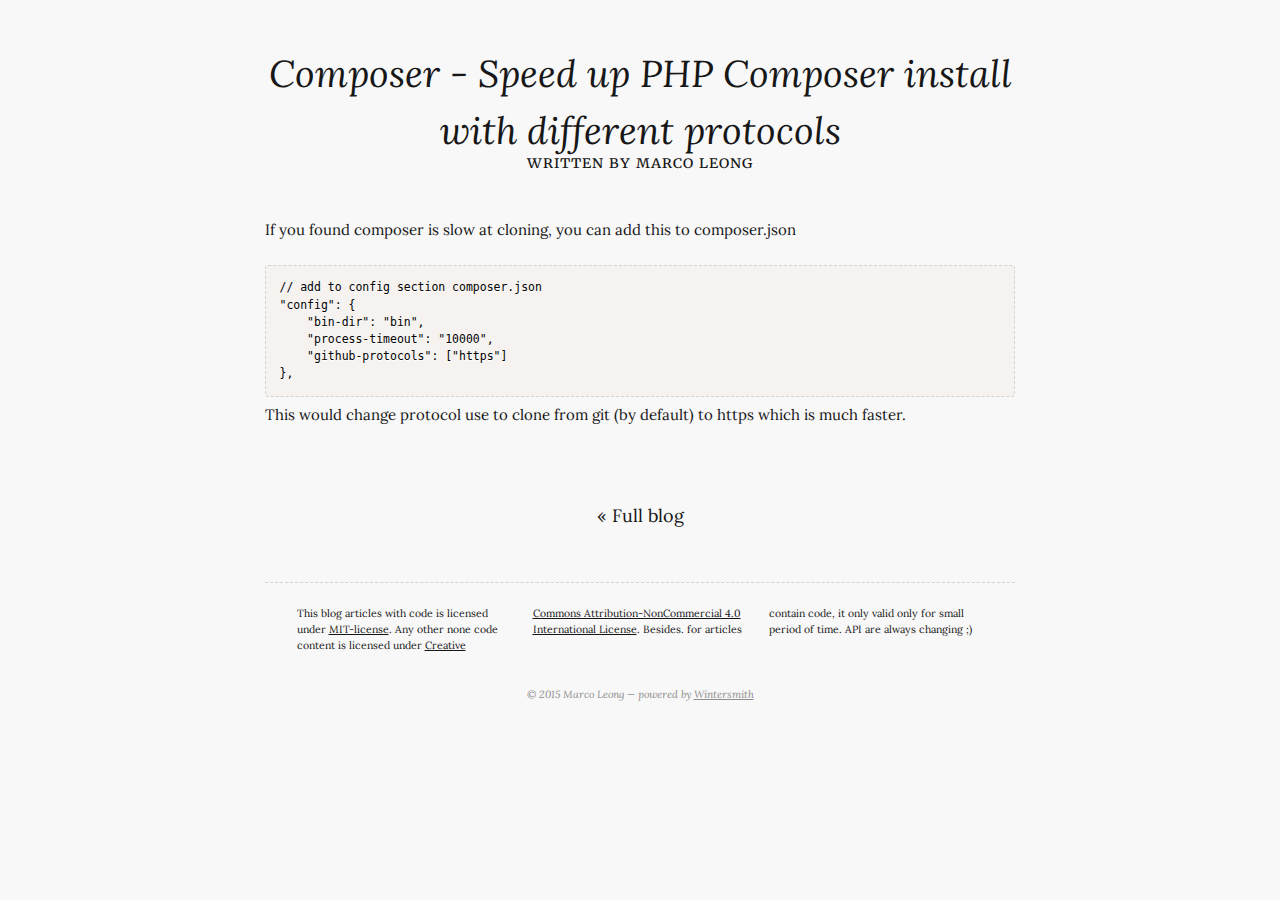
<file: articles/composer-speed-up-cloning-speed/index.html>
<!DOCTYPE html>
<html lang="en">
  <head>
    <meta charset="utf-8">
    <meta http-equiv="X-UA-Compatible" content="IE=edge,chrome=1">
    <meta name="viewport" content="width=device-width">
    <title>Composer - Speed up PHP Composer install with different protocols - MarcoL as Geek
    </title>
    <link rel="alternate" href="http://localhost/feed.xml" type="application/rss+xml" title="&quot;The making of web application&quot;">
    <link rel="stylesheet" href="http://fonts.googleapis.com/css?family=Lora:400,700,400italic,700italic|Anonymous+Pro:400,700,400italic,700italic|Merriweather:400,700,300">
    <link rel="stylesheet" href="/css/main.css">
    <link rel="stylesheet" href="/css/prism.css">
  </head>
  <body class="article-detail">
    <header class="header">
      <div class="content-wrap">
        <h1>Composer - Speed up PHP Composer install with different protocols</h1>
        <p class="author">Written by <span class="author"><a href="mailto:marcogood411@gmail.com">Marco Leong</a></span>
        </p>
      </div>
    </header>
    <div id="content">
      <div class="content-wrap">
        <article class="article">
          <section class="content"><p>If you found composer is slow at cloning, you can add this to&nbsp;composer.json</p>
<pre><code class="lang-json">// add to config section composer.json
&quot;config&quot;: {
    &quot;bin-dir&quot;: &quot;bin&quot;,
    &quot;process-timeout&quot;: &quot;10000&quot;,
    &quot;github-protocols&quot;: [&quot;https&quot;]
},
</code></pre>
<p>This would change protocol use to clone from git (by default) to https which is much&nbsp;faster.</p>
</section>
        </article>
      </div>
    </div>
    <footer>
      <div class="content-wrap">
        <div class="nav"><a href="/">« Full blog</a></div>
        <div id="disqus_thread"></div>
        <script type="text/javascript">
           /* * * CONFIGURATION VARIABLES * * */
           var disqus_shortname = 'marcolasgeek';
           
           /* * * DON'T EDIT BELOW THIS LINE * * */
           (function() {
               var dsq = document.createElement('script'); dsq.type = 'text/javascript'; dsq.async = true;
               dsq.src = '//' + disqus_shortname + '.disqus.com/embed.js';
               (document.getElementsByTagName('head')[0] || document.getElementsByTagName('body')[0]).appendChild(dsq);
           })();
        </script>
        <noscript>Please enable JavaScript to view the <a href="https://disqus.com/?ref_noscript" rel="nofollow">comments powered by Disqus.</a></noscript>
        <section class="about"><p>This blog articles with code is licensed under <a href="http://opensource.org/licenses/MIT">MIT-license</a>. Any other none code content is licensed under <a href="http://creativecommons.org/licenses/by-nc/4.0/deed.en_US">Creative Commons Attribution-NonCommercial 4.0 International License</a>. Besides. for articles contain code, it only valid only for small period of time. API are always changing ;)</p>

        </section>
        <section class="copy">
          <p>&copy; 2015 Marco Leong &mdash; powered by&nbsp;<a href="https://github.com/jnordberg/wintersmith">Wintersmith</a>
          </p>
        </section>
      </div>
    </footer>
    <script src="/js/prism.js"></script>
    <script>
     (function(i,s,o,g,r,a,m){i['GoogleAnalyticsObject']=r;i[r]=i[r]||function(){
     (i[r].q=i[r].q||[]).push(arguments)},i[r].l=1*new Date();a=s.createElement(o),
     m=s.getElementsByTagName(o)[0];a.async=1;a.src=g;m.parentNode.insertBefore(a,m)
     })(window,document,'script','//www.google-analytics.com/analytics.js','ga');
     ga('create', 'UA-33335219-1', 'auto');
     ga('send', 'pageview');
    </script>
    <script type="text/javascript">
       /* * * CONFIGURATION VARIABLES * * */
       var disqus_shortname = 'marcolasgeek';
       
       /* * * DON'T EDIT BELOW THIS LINE * * */
       (function () {
           var s = document.createElement('script'); s.async = true;
           s.type = 'text/javascript';
           s.src = '//' + disqus_shortname + '.disqus.com/count.js';
           (document.getElementsByTagName('HEAD')[0] || document.getElementsByTagName('BODY')[0]).appendChild(s);
       }());
    </script>
  </body>
</html>
</file>
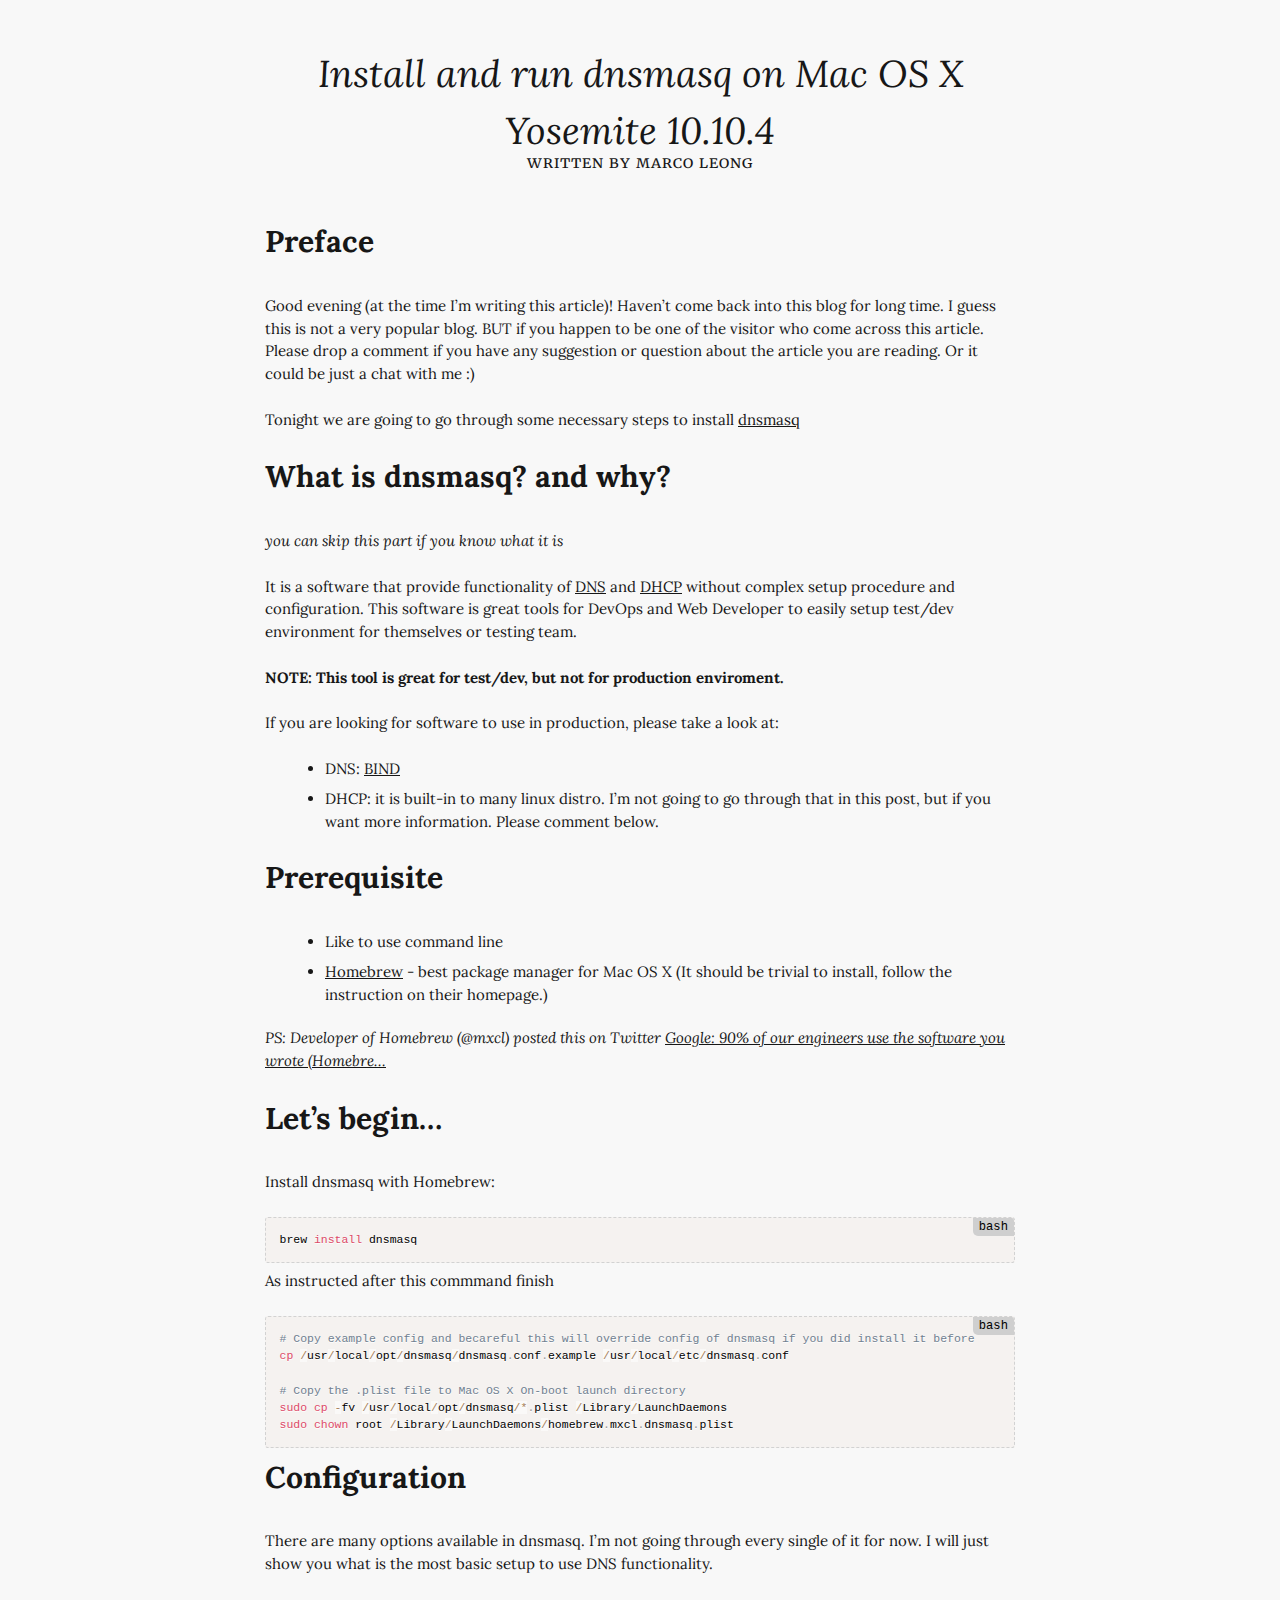
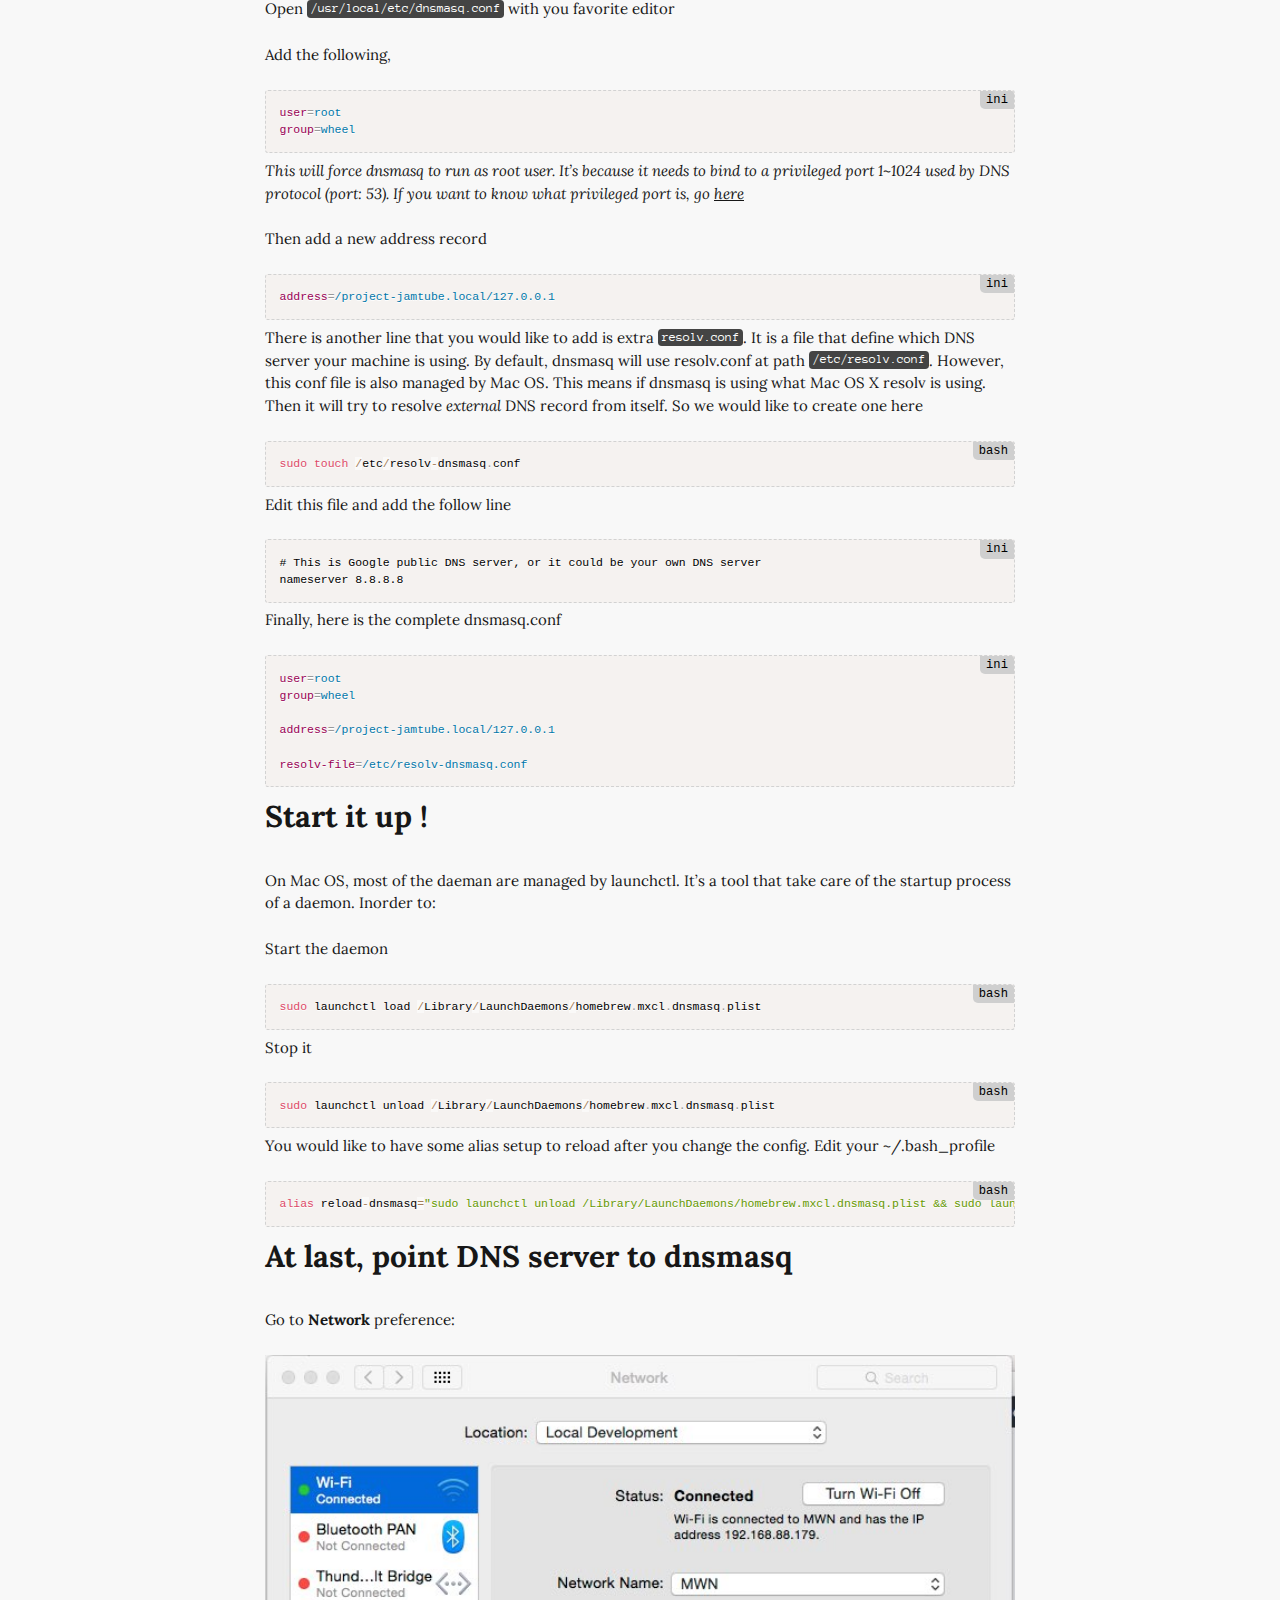
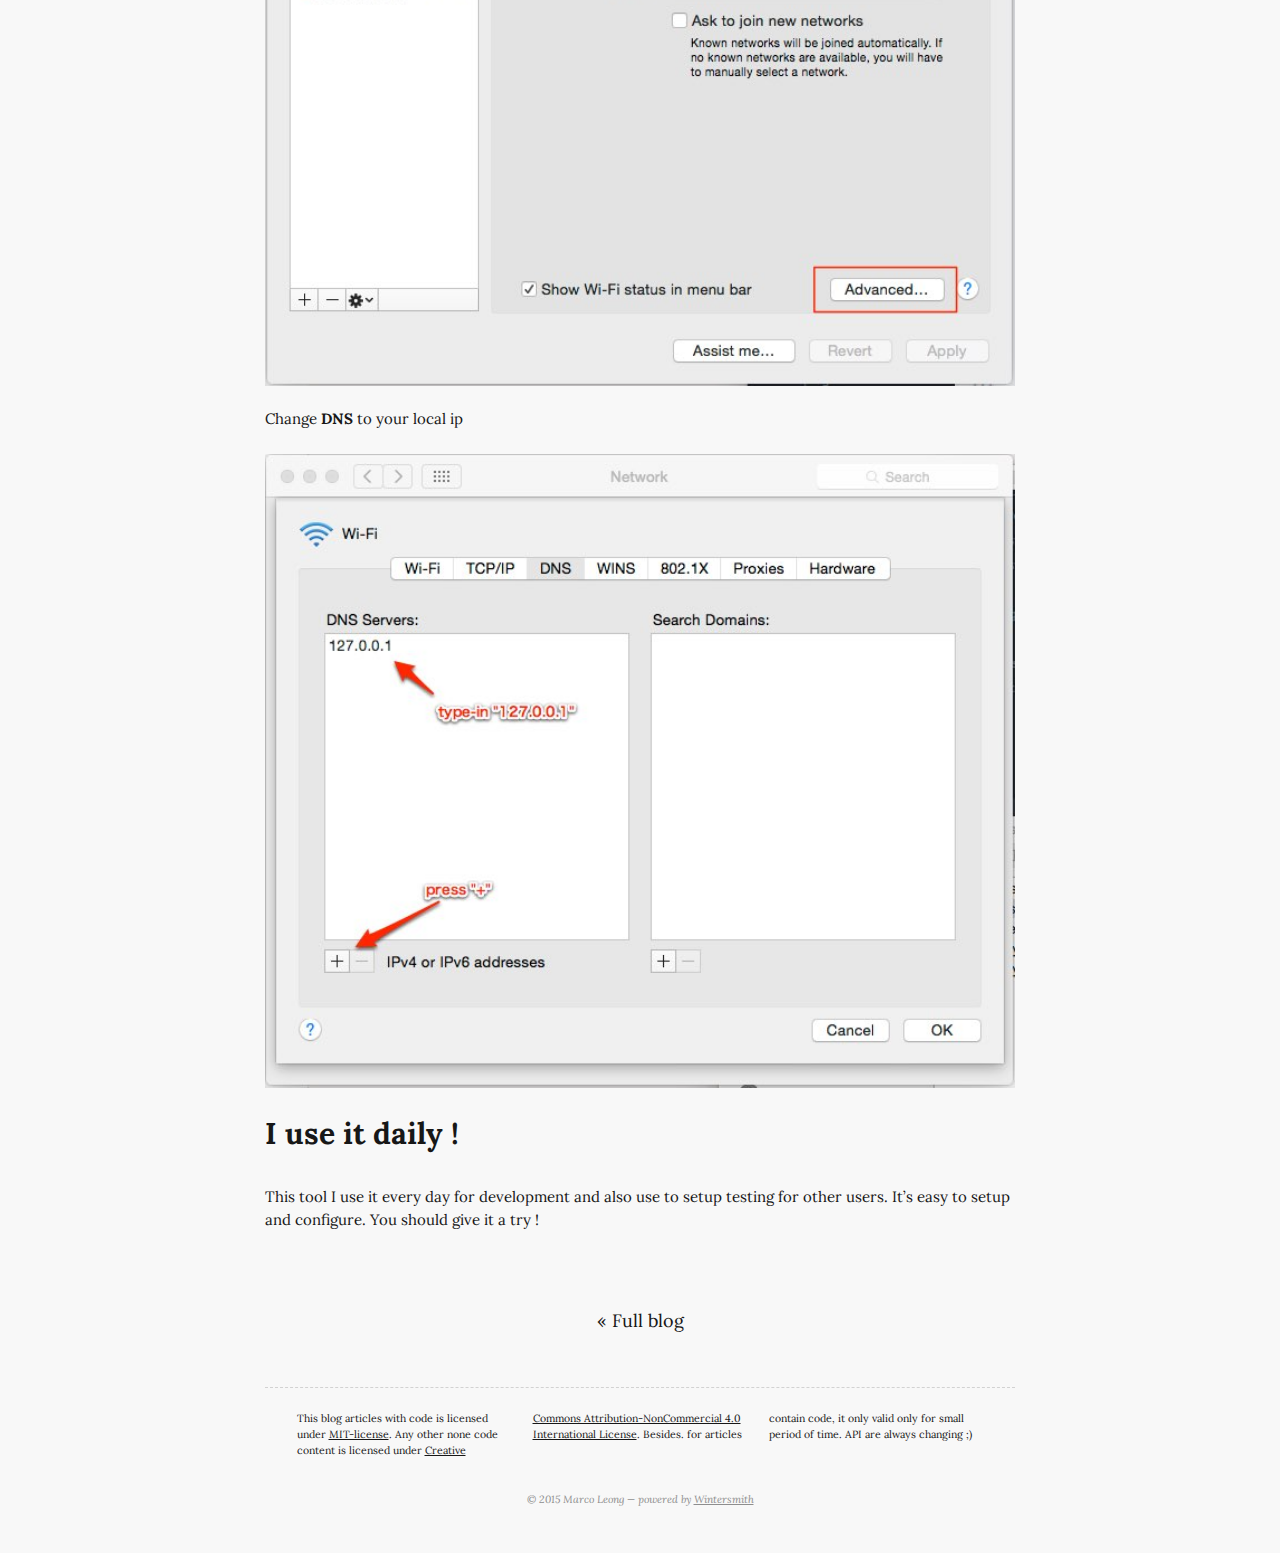
<file: articles/dnsmasq-install-and-run-on-mac-os-x-yosemite-10-10-4/index.html>
<!DOCTYPE html>
<html lang="en">
  <head>
    <meta charset="utf-8">
    <meta http-equiv="X-UA-Compatible" content="IE=edge,chrome=1">
    <meta name="viewport" content="width=device-width">
    <title>Install and run dnsmasq on Mac OS X Yosemite 10.10.4 - MarcoL as Geek
    </title>
    <link rel="alternate" href="http://localhost/feed.xml" type="application/rss+xml" title="&quot;The making of web application&quot;">
    <link rel="stylesheet" href="http://fonts.googleapis.com/css?family=Lora:400,700,400italic,700italic|Anonymous+Pro:400,700,400italic,700italic|Merriweather:400,700,300">
    <link rel="stylesheet" href="/css/main.css">
    <link rel="stylesheet" href="/css/prism.css">
  </head>
  <body class="article-detail">
    <header class="header">
      <div class="content-wrap">
        <h1>Install and run dnsmasq on Mac OS X Yosemite 10.10.4</h1>
        <p class="author">Written by <span class="author"><a href="mailto:marcogood411@gmail.com">Marco Leong</a></span>
        </p>
      </div>
    </header>
    <div id="content">
      <div class="content-wrap">
        <article class="article">
          <section class="content"><h1 id="preface">Preface</h1>
<p>Good evening (at the time I’m writing this article)! Haven’t come back into this blog for long time. I guess this is not a very popular blog. <span class="caps">BUT</span> if you happen to be one of the visitor who come across this article. Please drop a comment if you have any suggestion or question about the article you are reading. Or it could be just a chat with me&nbsp;:)</p>
<p>Tonight we are going to go through some necessary steps to install <a href="http://www.thekelleys.org.uk/dnsmasq/doc.html">dnsmasq</a></p>
<h1 id="what-is-dnsmasq-and-why-">What is dnsmasq? and&nbsp;why?</h1>
<p><em>you can skip this part if you know what it&nbsp;is</em></p>
<p>It is a software that provide functionality of <a href="https://en.wikipedia.org/wiki/Domain_Name_System"><span class="caps">DNS</span></a> and <a href="https://en.wikipedia.org/wiki/Dynamic_Host_Configuration_Protocol"><span class="caps">DHCP</span></a> without complex setup procedure and configuration. This software is great tools for DevOps and Web Developer to easily setup test/dev environment for themselves or testing&nbsp;team.</p>
<p><strong><span class="caps">NOTE</span>: This tool is great for test/dev, but not for production&nbsp;enviroment.</strong></p>
<p>If you are looking for software to use in production, please take a look&nbsp;at:</p>
<ul>
<li><span class="caps">DNS</span>: <a href="https://en.wikipedia.org/wiki/BIND"><span class="caps">BIND</span></a></li>
<li><span class="caps">DHCP</span>: it is built-in to many linux distro. I’m not going to go through that in this post, but if you want more information. Please comment&nbsp;below.</li>
</ul>
<h1 id="prerequisite">Prerequisite</h1>
<ul>
<li>Like to use command&nbsp;line</li>
<li><a href="http://brew.sh/">Homebrew</a> - best package manager for Mac <span class="caps">OS</span> X (It should be trivial to install, follow the instruction on their&nbsp;homepage.)</li>
</ul>
<p><em><span class="caps">PS</span>: Developer of Homebrew (@mxcl) posted this on Twitter <a href="https://twitter.com/mxcl/status/608682016205344768?lang=en">Google: 90% of our engineers use the software you wrote&nbsp;(Homebre…</a></em></p>
<h1 id="let-s-begin-">Let’s&nbsp;begin…</h1>
<p>Install dnsmasq with&nbsp;Homebrew:</p>
<pre><code class="lang-bash">brew install dnsmasq
</code></pre>
<p>As instructed after this commmand&nbsp;finish</p>
<pre><code class="lang-bash"><span class="comment"># Copy example config and becareful this will override config of dnsmasq if you did install it before</span>
cp /usr/local/opt/dnsmasq/dnsmasq.conf.example /usr/local/etc/dnsmasq.conf

<span class="comment"># Copy the .plist file to Mac <span class="caps">OS</span> X On-boot launch directory</span>
<span class="built_in">sudo</span> cp -fv /usr/local/opt/dnsmasq/*.plist /Library/LaunchDaemons
<span class="built_in">sudo</span> chown root /Library/LaunchDaemons/homebrew.mxcl.dnsmasq.plist
</code></pre>
<h1 id="configuration">Configuration</h1>
<p>There are many options available in dnsmasq. I’m not going through every single of it for now. I will just show you what is the most basic setup to use <span class="caps">DNS</span>&nbsp;functionality.</p>
<p>Open <code>/usr/local/etc/dnsmasq.conf</code> with you favorite&nbsp;editor</p>
<p>Add the&nbsp;following,</p>
<pre><code class="lang-ini"><span class="setting">user=<span class="value">root</span></span>
<span class="setting">group=<span class="value">wheel</span></span>
</code></pre>
<p><em>This will force dnsmasq to run as root user. It’s because it needs to bind to a privileged port 1~1024 used by <span class="caps">DNS</span> protocol (port: 53). If you want to know what privileged port is, go <a href="http://www.w3.org/Daemon/User/Installation/PrivilegedPorts.html">here</a></em></p>
<p>Then add a new address&nbsp;record</p>
<pre><code class="lang-ini"><span class="setting">address=<span class="value">/project-jamtube.local/<span class="number">127.0</span>.<span class="number">0.1</span></span></span>
</code></pre>
<p>There is another line that you would like to add is extra <code>resolv.conf</code>.
It is a file that define which <span class="caps">DNS</span> server your machine is using. By default, dnsmasq will use resolv.conf at path <code>/etc/resolv.conf</code>. However, this conf file is also managed by Mac <span class="caps">OS</span>. This means if dnsmasq is using what Mac OS X resolv is using. Then it will try to resolve <em>external</em> <span class="caps">DNS</span> record from itself. So we would like to create one&nbsp;here</p>
<pre><code class="lang-bash"><span class="built_in">sudo</span> touch /etc/resolv-dnsmasq.conf
</code></pre>
<p>Edit this file and add the follow&nbsp;line</p>
<pre><code class="lang-ini"># This is Google public DNS server, or it could be your own DNS server
nameserver 8.8.8.8
</code></pre>
<p>Finally, here is the complete&nbsp;dnsmasq.conf</p>
<pre><code class="lang-ini"><span class="setting">user=<span class="value">root</span></span>
<span class="setting">group=<span class="value">wheel</span></span>

<span class="setting">address=<span class="value">/project-jamtube.local/<span class="number">127.0</span>.<span class="number">0.1</span></span></span>

<span class="setting">resolv-file=<span class="value">/etc/resolv-dnsmasq.conf</span></span>
</code></pre>
<h1 id="start-it-up-">Start it up&nbsp;!</h1>
<p>On Mac <span class="caps">OS</span>, most of the daeman are managed by launchctl. It’s a tool that take care of the startup process of a daemon. Inorder&nbsp;to:</p>
<p>Start the&nbsp;daemon</p>
<pre><code class="lang-bash"><span class="built_in">sudo</span> launchctl load /Library/LaunchDaemons/homebrew.mxcl.dnsmasq.plist
</code></pre>
<p>Stop&nbsp;it</p>
<pre><code class="lang-bash"><span class="built_in">sudo</span> launchctl unload /Library/LaunchDaemons/homebrew.mxcl.dnsmasq.plist
</code></pre>
<p>You would like to have some alias setup to reload after you change the config.
Edit your&nbsp;~/.bash_profile</p>
<pre><code class="lang-bash">alias reload-dnsmasq=<span class="string">"sudo launchctl unload /Library/LaunchDaemons/homebrew.mxcl.dnsmasq.plist &amp;&amp; sudo launchctl load /Library/LaunchDaemons/homebrew.mxcl.dnsmasq.plist"</span>
</code></pre>
<h1 id="at-last-point-dns-server-to-dnsmasq">At last, point <span class="caps">DNS</span> server to&nbsp;dnsmasq</h1>
<p>Go to <strong>Network</strong>&nbsp;preference:</p>
<p><img src="/articles/dnsmasq-install-and-run-on-mac-os-x-yosemite-10-10-4/network.jpg" alt="Go to network preference"></p>
<p>Change <strong><span class="caps">DNS</span></strong> to your local&nbsp;ip</p>
<p><img src="/articles/dnsmasq-install-and-run-on-mac-os-x-yosemite-10-10-4/dns.jpg" alt="Change DNS Entry"></p>
<h1 id="i-use-it-daily-">I use it daily&nbsp;!</h1>
<p>This tool I use it every day for development and also use to setup testing for other users. It’s easy to setup and configure. You should give it a try&nbsp;!</p>
</section>
        </article>
      </div>
    </div>
    <footer>
      <div class="content-wrap">
        <div class="nav"><a href="/">« Full blog</a></div>
        <div id="disqus_thread"></div>
        <script type="text/javascript">
           /* * * CONFIGURATION VARIABLES * * */
           var disqus_shortname = 'marcolasgeek';
           
           /* * * DON'T EDIT BELOW THIS LINE * * */
           (function() {
               var dsq = document.createElement('script'); dsq.type = 'text/javascript'; dsq.async = true;
               dsq.src = '//' + disqus_shortname + '.disqus.com/embed.js';
               (document.getElementsByTagName('head')[0] || document.getElementsByTagName('body')[0]).appendChild(dsq);
           })();
        </script>
        <noscript>Please enable JavaScript to view the <a href="https://disqus.com/?ref_noscript" rel="nofollow">comments powered by Disqus.</a></noscript>
        <section class="about"><p>This blog articles with code is licensed under <a href="http://opensource.org/licenses/MIT">MIT-license</a>. Any other none code content is licensed under <a href="http://creativecommons.org/licenses/by-nc/4.0/deed.en_US">Creative Commons Attribution-NonCommercial 4.0 International License</a>. Besides. for articles contain code, it only valid only for small period of time. API are always changing ;)</p>

        </section>
        <section class="copy">
          <p>&copy; 2015 Marco Leong &mdash; powered by&nbsp;<a href="https://github.com/jnordberg/wintersmith">Wintersmith</a>
          </p>
        </section>
      </div>
    </footer>
    <script src="/js/prism.js"></script>
    <script>
     (function(i,s,o,g,r,a,m){i['GoogleAnalyticsObject']=r;i[r]=i[r]||function(){
     (i[r].q=i[r].q||[]).push(arguments)},i[r].l=1*new Date();a=s.createElement(o),
     m=s.getElementsByTagName(o)[0];a.async=1;a.src=g;m.parentNode.insertBefore(a,m)
     })(window,document,'script','//www.google-analytics.com/analytics.js','ga');
     ga('create', 'UA-33335219-1', 'auto');
     ga('send', 'pageview');
    </script>
    <script type="text/javascript">
       /* * * CONFIGURATION VARIABLES * * */
       var disqus_shortname = 'marcolasgeek';
       
       /* * * DON'T EDIT BELOW THIS LINE * * */
       (function () {
           var s = document.createElement('script'); s.async = true;
           s.type = 'text/javascript';
           s.src = '//' + disqus_shortname + '.disqus.com/count.js';
           (document.getElementsByTagName('HEAD')[0] || document.getElementsByTagName('BODY')[0]).appendChild(s);
       }());
    </script>
  </body>
</html>
</file>
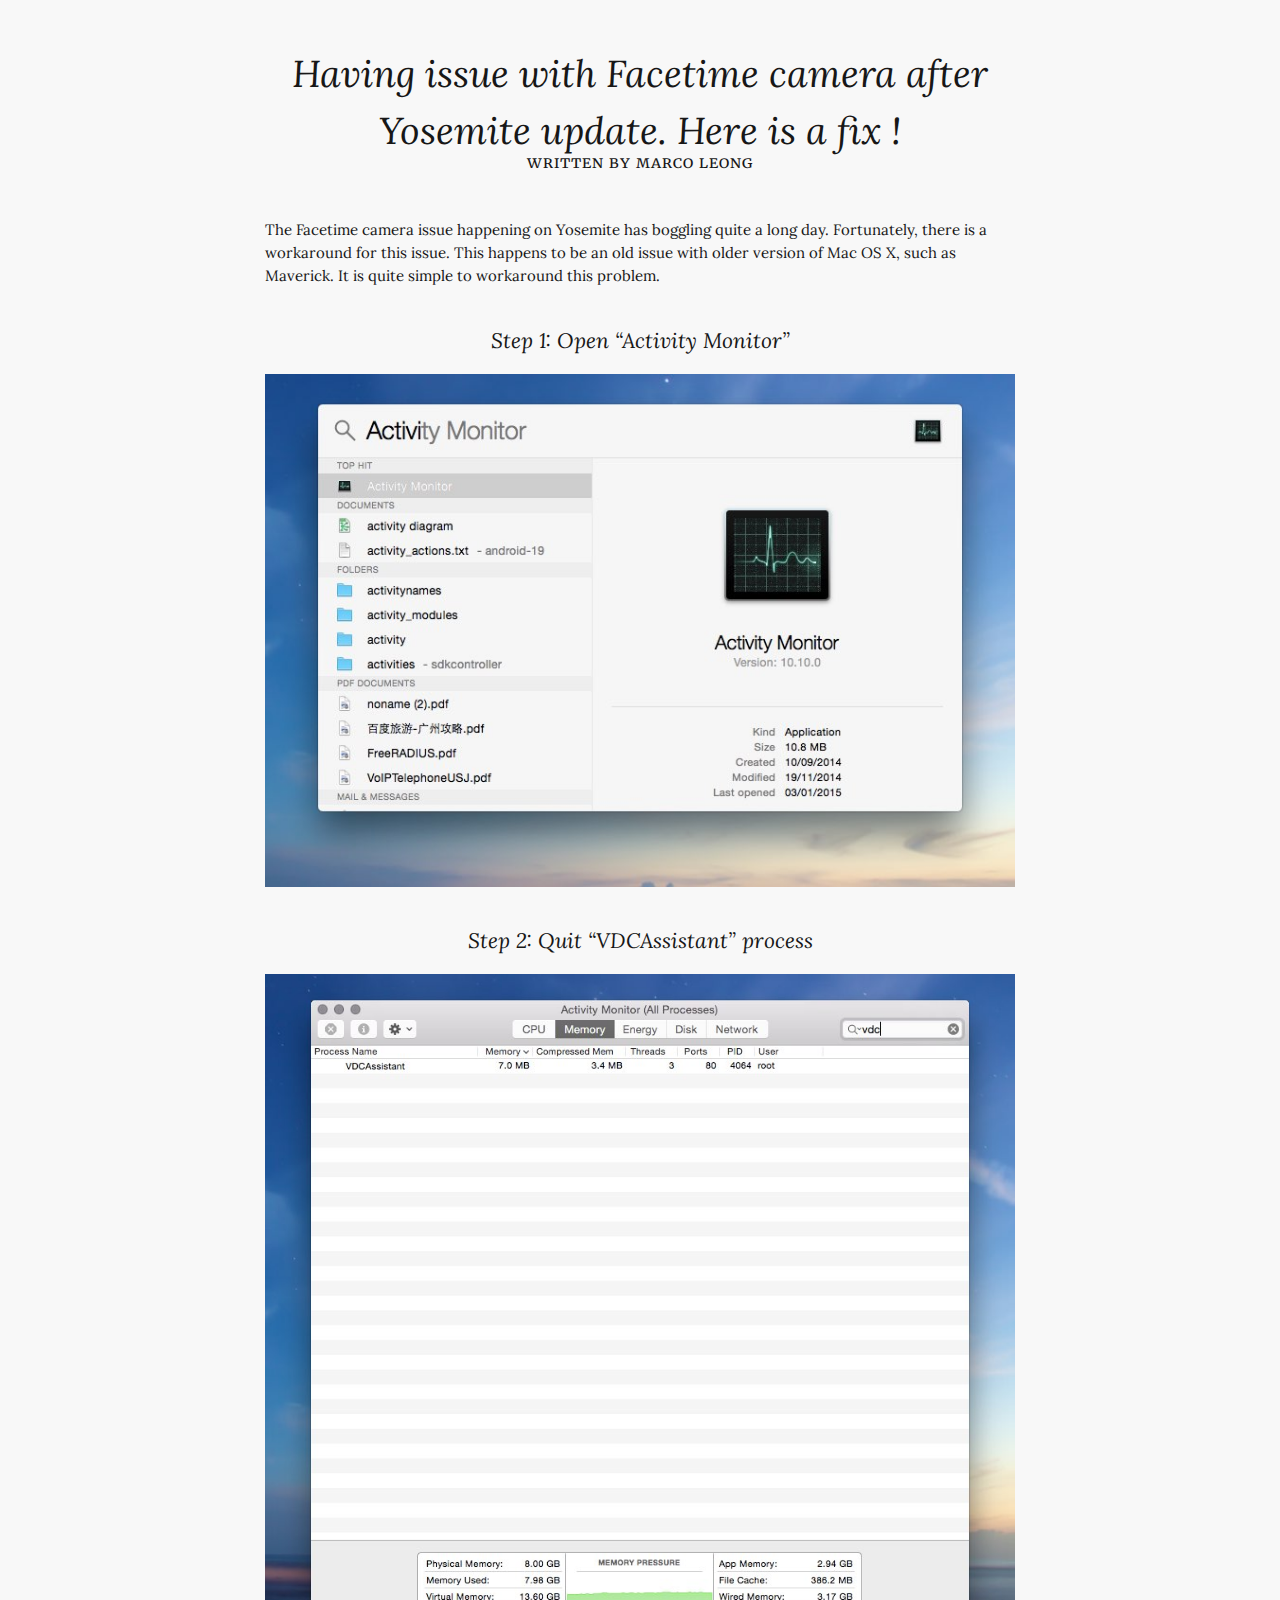
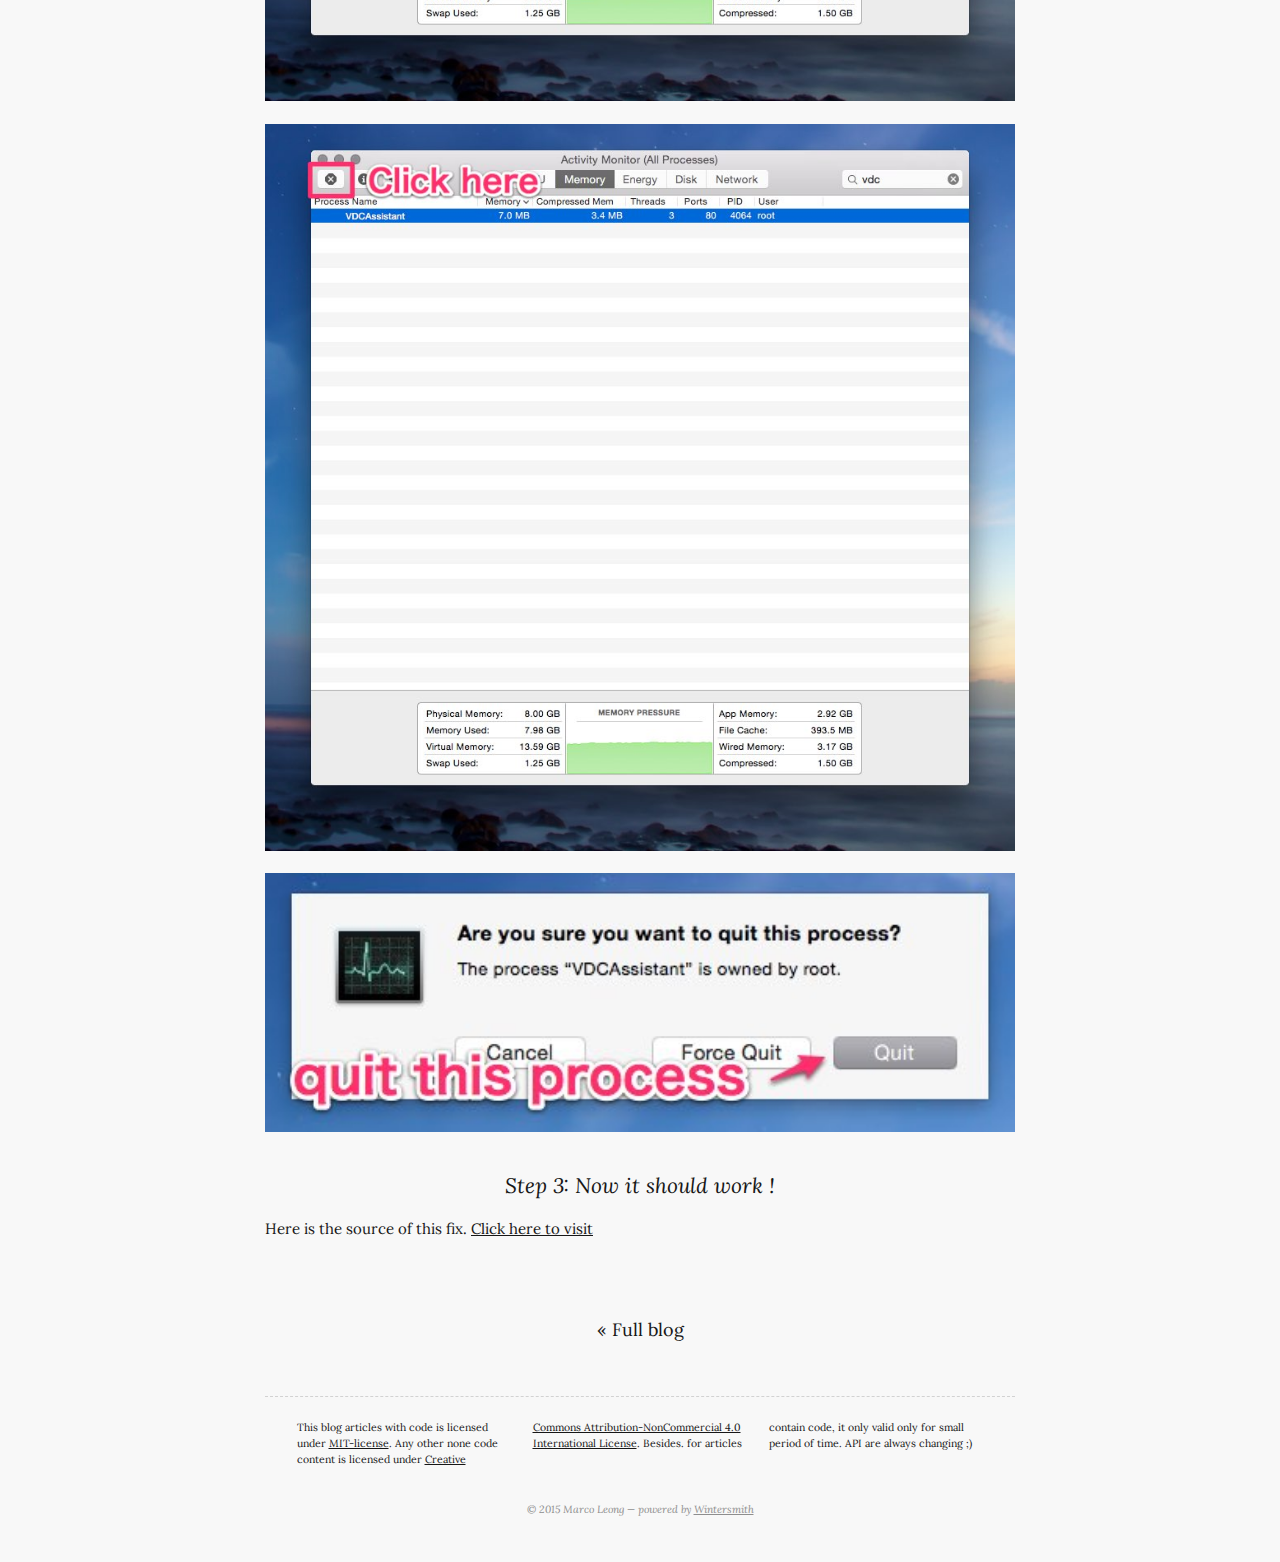
<file: articles/fix-yosemite-facetime-camera-webcam/index.html>
<!DOCTYPE html>
<html lang="en">
  <head>
    <meta charset="utf-8">
    <meta http-equiv="X-UA-Compatible" content="IE=edge,chrome=1">
    <meta name="viewport" content="width=device-width">
    <title>Having issue with Facetime camera after Yosemite update. Here is a fix ! - MarcoL as Geek
    </title>
    <link rel="alternate" href="http://localhost/feed.xml" type="application/rss+xml" title="&quot;The making of web application&quot;">
    <link rel="stylesheet" href="http://fonts.googleapis.com/css?family=Lora:400,700,400italic,700italic|Anonymous+Pro:400,700,400italic,700italic|Merriweather:400,700,300">
    <link rel="stylesheet" href="/css/main.css">
    <link rel="stylesheet" href="/css/prism.css">
  </head>
  <body class="article-detail">
    <header class="header">
      <div class="content-wrap">
        <h1>Having issue with Facetime camera after Yosemite update. Here is a fix !</h1>
        <p class="author">Written by <span class="author"><a href="mailto:marcogood411@gmail.com">Marco Leong</a></span>
        </p>
      </div>
    </header>
    <div id="content">
      <div class="content-wrap">
        <article class="article">
          <section class="content"><p>The Facetime camera issue happening on Yosemite has boggling quite a long day. Fortunately, there is a workaround for this issue. This happens to be an old issue with older version of Mac <span class="caps">OS</span> X, such as Maverick. It is quite simple to workaround this&nbsp;problem.</p>
<h3 id="step-1-open-activity-monitor-">Step 1: Open “Activity&nbsp;Monitor”</h3>
<p><img src="/articles/fix-yosemite-facetime-camera-webcam/step-1.jpg" alt="open activitiy monitor"></p>
<h3 id="step-2-quit-vdcassistant-process">Step 2: Quit “VDCAssistant”&nbsp;process</h3>
<p><img src="/articles/fix-yosemite-facetime-camera-webcam/step-2-1.jpg" alt="quite vdc assistant"></p>
<p><img src="/articles/fix-yosemite-facetime-camera-webcam/step-2-2.jpg" alt="quite vdc assistant"></p>
<p><img src="/articles/fix-yosemite-facetime-camera-webcam/step-2-3.jpg" alt="quite vdc assistant"></p>
<h3 id="step-3-now-it-should-work-">Step 3: Now it should work&nbsp;!</h3>
<p>Here is the source of this fix.
<a href="http://www.usatoday.com/story/tech/columnist/2014/06/15/macbook-webcam-problems/10402219/">Click here to&nbsp;visit</a></p>
</section>
        </article>
      </div>
    </div>
    <footer>
      <div class="content-wrap">
        <div class="nav"><a href="/">« Full blog</a></div>
        <div id="disqus_thread"></div>
        <script type="text/javascript">
           /* * * CONFIGURATION VARIABLES * * */
           var disqus_shortname = 'marcolasgeek';
           
           /* * * DON'T EDIT BELOW THIS LINE * * */
           (function() {
               var dsq = document.createElement('script'); dsq.type = 'text/javascript'; dsq.async = true;
               dsq.src = '//' + disqus_shortname + '.disqus.com/embed.js';
               (document.getElementsByTagName('head')[0] || document.getElementsByTagName('body')[0]).appendChild(dsq);
           })();
        </script>
        <noscript>Please enable JavaScript to view the <a href="https://disqus.com/?ref_noscript" rel="nofollow">comments powered by Disqus.</a></noscript>
        <section class="about"><p>This blog articles with code is licensed under <a href="http://opensource.org/licenses/MIT">MIT-license</a>. Any other none code content is licensed under <a href="http://creativecommons.org/licenses/by-nc/4.0/deed.en_US">Creative Commons Attribution-NonCommercial 4.0 International License</a>. Besides. for articles contain code, it only valid only for small period of time. API are always changing ;)</p>

        </section>
        <section class="copy">
          <p>&copy; 2015 Marco Leong &mdash; powered by&nbsp;<a href="https://github.com/jnordberg/wintersmith">Wintersmith</a>
          </p>
        </section>
      </div>
    </footer>
    <script src="/js/prism.js"></script>
    <script>
     (function(i,s,o,g,r,a,m){i['GoogleAnalyticsObject']=r;i[r]=i[r]||function(){
     (i[r].q=i[r].q||[]).push(arguments)},i[r].l=1*new Date();a=s.createElement(o),
     m=s.getElementsByTagName(o)[0];a.async=1;a.src=g;m.parentNode.insertBefore(a,m)
     })(window,document,'script','//www.google-analytics.com/analytics.js','ga');
     ga('create', 'UA-33335219-1', 'auto');
     ga('send', 'pageview');
    </script>
    <script type="text/javascript">
       /* * * CONFIGURATION VARIABLES * * */
       var disqus_shortname = 'marcolasgeek';
       
       /* * * DON'T EDIT BELOW THIS LINE * * */
       (function () {
           var s = document.createElement('script'); s.async = true;
           s.type = 'text/javascript';
           s.src = '//' + disqus_shortname + '.disqus.com/count.js';
           (document.getElementsByTagName('HEAD')[0] || document.getElementsByTagName('BODY')[0]).appendChild(s);
       }());
    </script>
  </body>
</html>
</file>
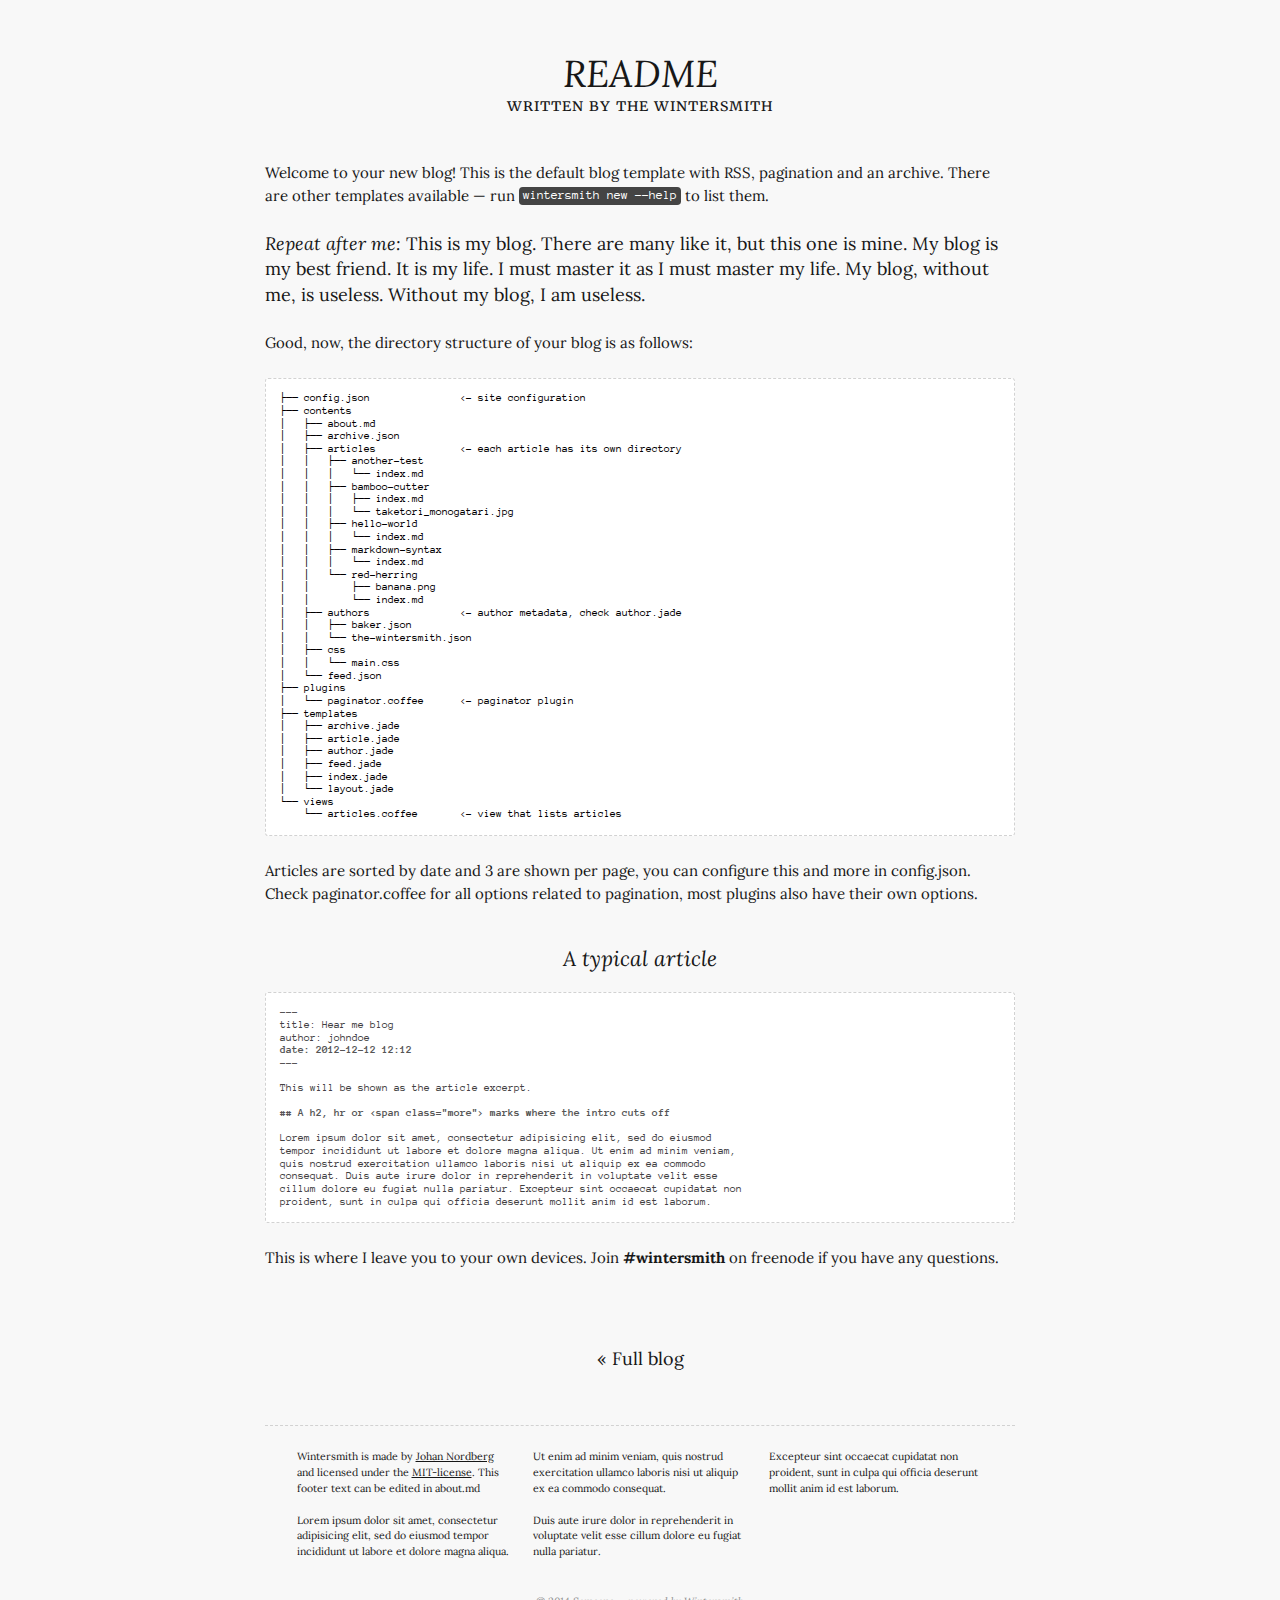
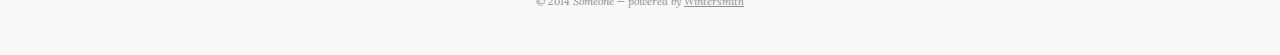
<file: articles/hello-world/index.html>
<!DOCTYPE html>
<html lang="en">
  <head>
    <meta charset="utf-8">
    <meta http-equiv="X-UA-Compatible" content="IE=edge,chrome=1">
    <meta name="viewport" content="width=device-width">
    <title>README - The Wintersmith's blog
    </title>
    <link rel="alternate" href="http://localhost:8080/feed.xml" type="application/rss+xml" title="Ramblings of an immor(t)al demigod">
    <link rel="stylesheet" href="http://fonts.googleapis.com/css?family=Lora:400,700,400italic,700italic|Anonymous+Pro:400,700,400italic,700italic|Merriweather:400,700,300">
    <link rel="stylesheet" href="/css/main.css">
  </head>
  <body class="article-detail">
    <header class="header">
      <div class="content-wrap">
        <h1>README</h1>
        <p class="author">Written by <span class="author"><a href="mailto:the@wintersmith.eu">The Wintersmith</a></span>
        </p>
      </div>
    </header>
    <div id="content">
      <div class="content-wrap">
        <article class="article">
          <section class="content"><p>Welcome to your new blog! This is the default blog template with <span class="caps">RSS</span>, pagination and an archive. There are other templates available — run <code>wintersmith new --help</code> to list&nbsp;them.</p>
<h2 id="[base64]"><em>Repeat after me:</em> This is my blog. There are many like it, but this one is mine. My blog is my best friend. It is my life. I must master it as I must master my life. My blog, without me, is useless. Without my blog, I am&nbsp;useless.</h2>
<p>Good, now, the directory structure of your blog is as&nbsp;follows:</p>
<pre><code>├── config.json               &lt;- site configuration
├── contents
│   ├── about.md
│   ├── archive.json
│   ├── articles              &lt;– each article has its own directory
│   │   ├── another-test
│   │   │   └── index.md
│   │   ├── bamboo-cutter
│   │   │   ├── index.md
│   │   │   └── taketori_monogatari.jpg
│   │   ├── hello-world
│   │   │   └── index.md
│   │   ├── markdown-syntax
│   │   │   └── index.md
│   │   └── red-herring
│   │       ├── banana.png
│   │       └── index.md
│   ├── authors               &lt;- author metadata, check author.jade
│   │   ├── baker.json
│   │   └── the-wintersmith.json
│   ├── css
│   │   └── main.css
│   └── feed.json
├── plugins
│   └── paginator.coffee      &lt;- paginator plugin
├── templates
│   ├── archive.jade
│   ├── article.jade
│   ├── author.jade
│   ├── feed.jade
│   ├── index.jade
│   └── layout.jade
└── views
    └── articles.coffee       &lt;- view that lists articles
</code></pre><p>Articles are sorted by date and 3 are shown per page, you can configure this and more in config.json. Check paginator.coffee for all options related to pagination, most plugins also have their own&nbsp;options.</p>
<h3 id="a-typical-article">A typical&nbsp;article</h3>
<pre><code class="lang-markdown"><span class="horizontal_rule">---</span>
title: Hear me blog
author: johndoe
<span class="header">date: 2012-12-12 12:12
---</span>

This will be shown as the article excerpt.

<span class="header">## A h2, hr or &lt;span class="more"&gt; marks where the intro cuts off</span>

Lorem ipsum dolor sit amet, consectetur adipisicing elit, sed do eiusmod
tempor incididunt ut labore et dolore magna aliqua. Ut enim ad minim veniam,
quis nostrud exercitation ullamco laboris nisi ut aliquip ex ea commodo
consequat. Duis aute irure dolor in reprehenderit in voluptate velit esse
cillum dolore eu fugiat nulla pariatur. Excepteur sint occaecat cupidatat non
proident, sunt in culpa qui officia deserunt mollit anim id est laborum.
</code></pre>
<p>This is where I leave you to your own devices. Join <strong>#wintersmith</strong> on freenode if you have any&nbsp;questions.</p>
</section>
        </article>
      </div>
    </div>
    <footer>
      <div class="content-wrap">
        <div class="nav"><a href="/">« Full blog</a></div>
        <section class="about"><p>Wintersmith is made by <a href="http://johan-nordberg.com/">Johan Nordberg</a> and licensed under the <a href="http://opensource.org/licenses/MIT">MIT-license</a>.
This footer text can be edited in about.md</p>
<p>Lorem ipsum dolor sit amet, consectetur adipisicing elit, sed do eiusmod
tempor incididunt ut labore et dolore magna aliqua. Ut enim ad minim veniam,
quis nostrud exercitation ullamco laboris nisi ut aliquip ex ea commodo
consequat.</p>
<p>Duis aute irure dolor in reprehenderit in voluptate velit esse cillum
dolore eu fugiat nulla pariatur.</p>
<p>Excepteur sint occaecat cupidatat non proident, sunt in culpa qui officia
deserunt mollit anim id est laborum.</p>

        </section>
        <section class="copy">
          <p>&copy; 2014 Someone &mdash; powered by&nbsp;<a href="https://github.com/jnordberg/wintersmith">Wintersmith</a>
          </p>
        </section>
      </div>
    </footer>
  </body>
</html>
</file>
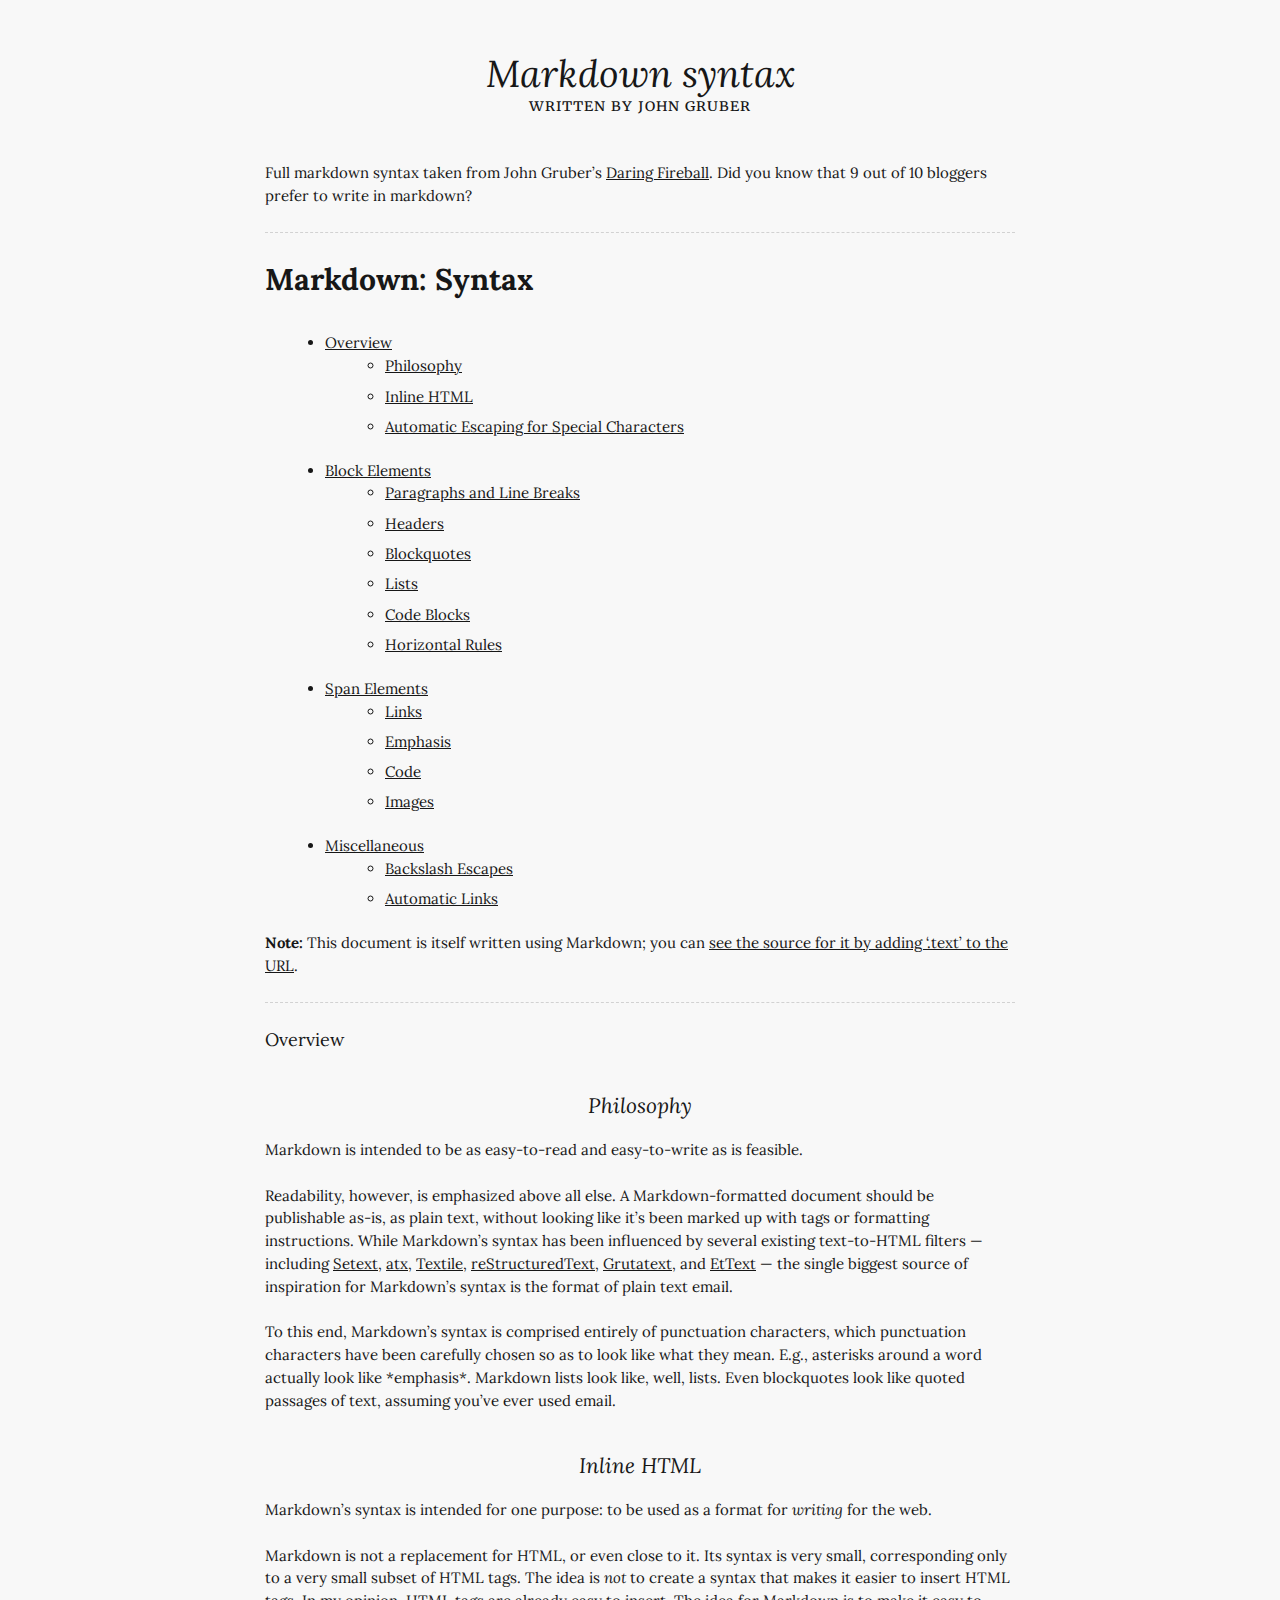
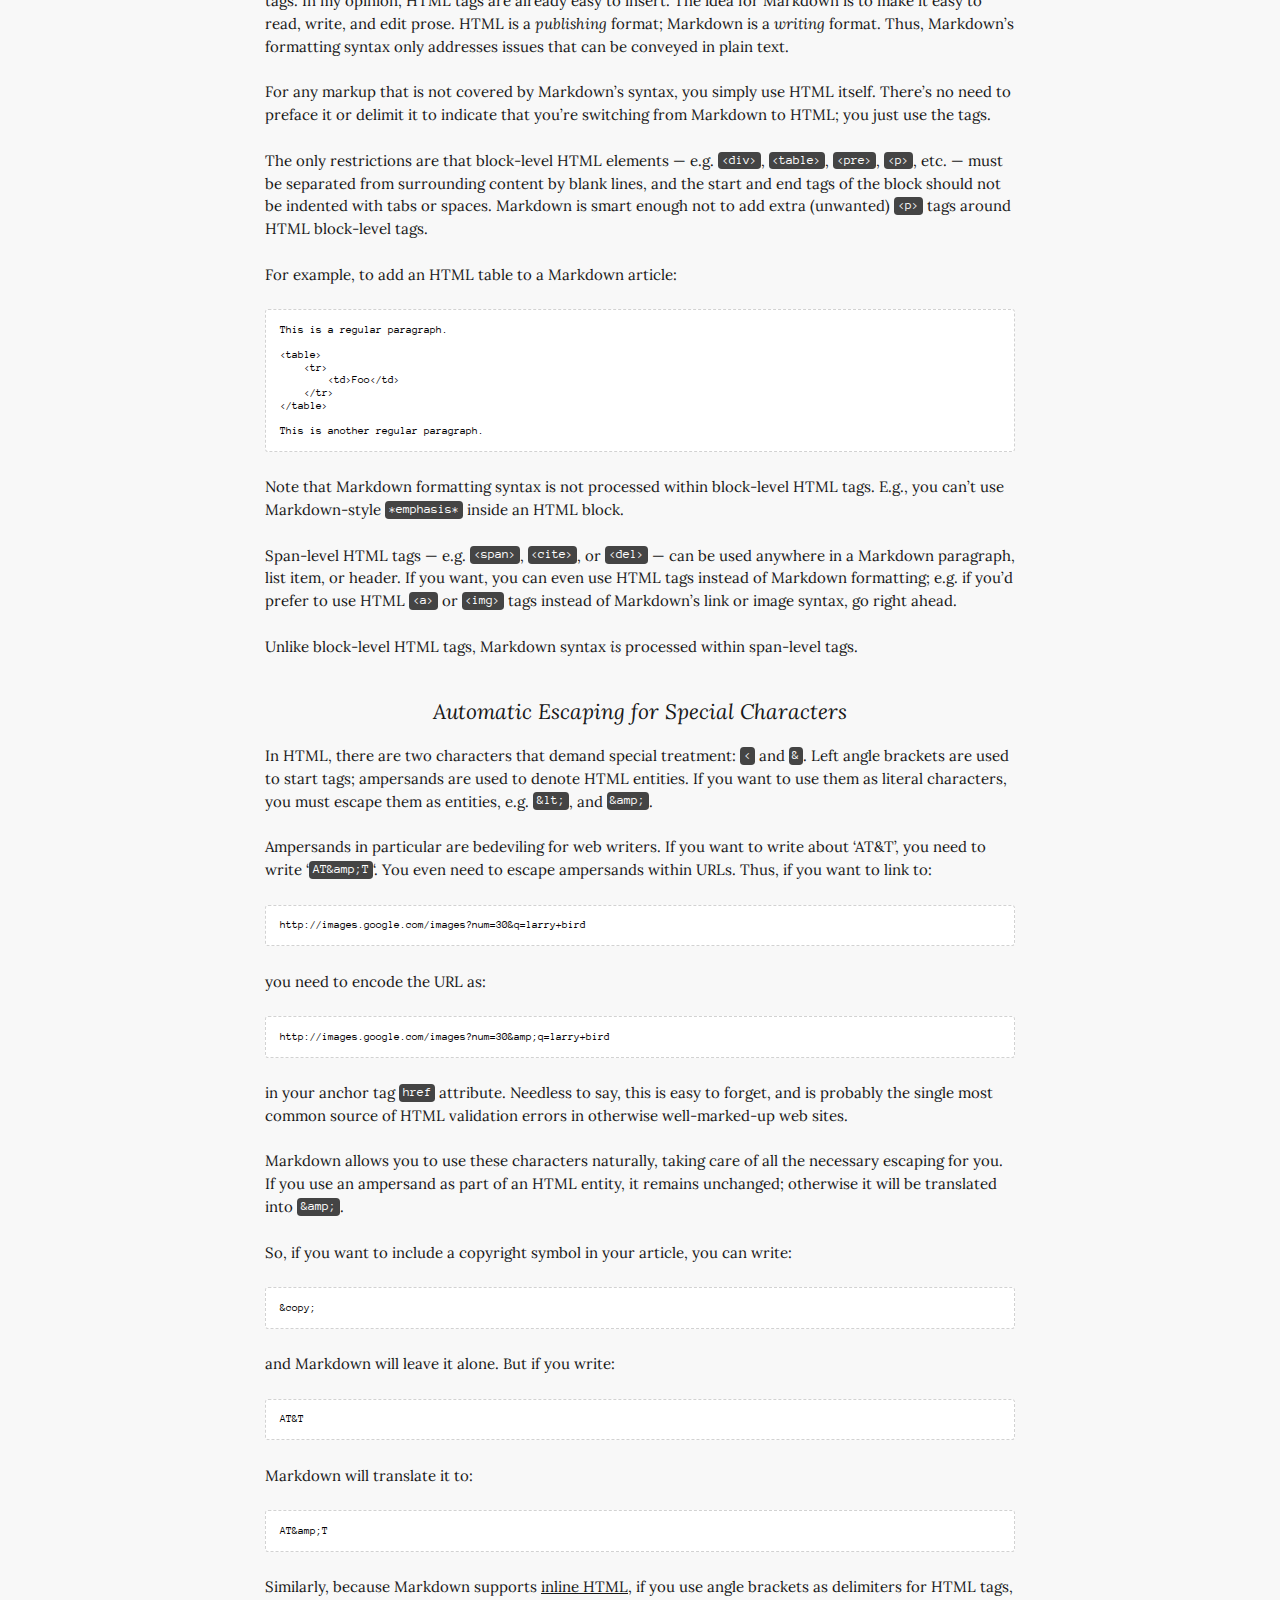
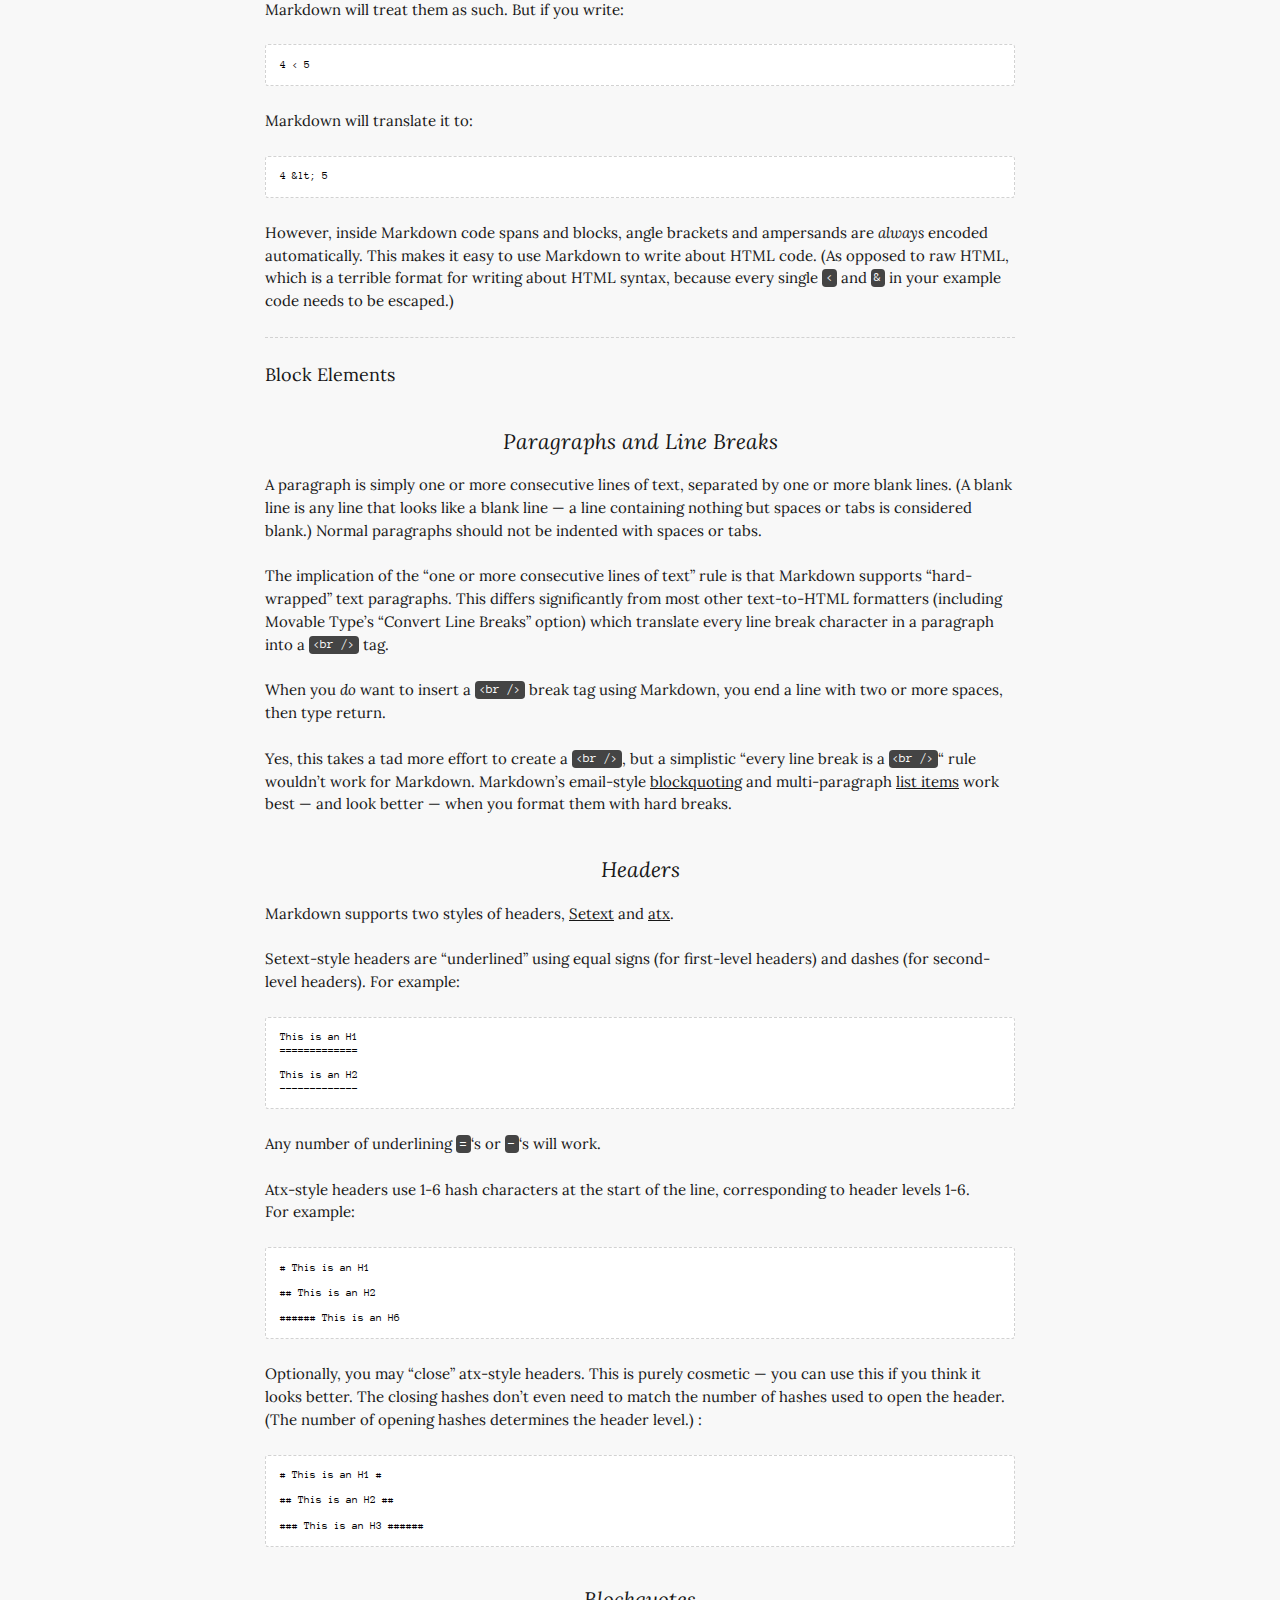
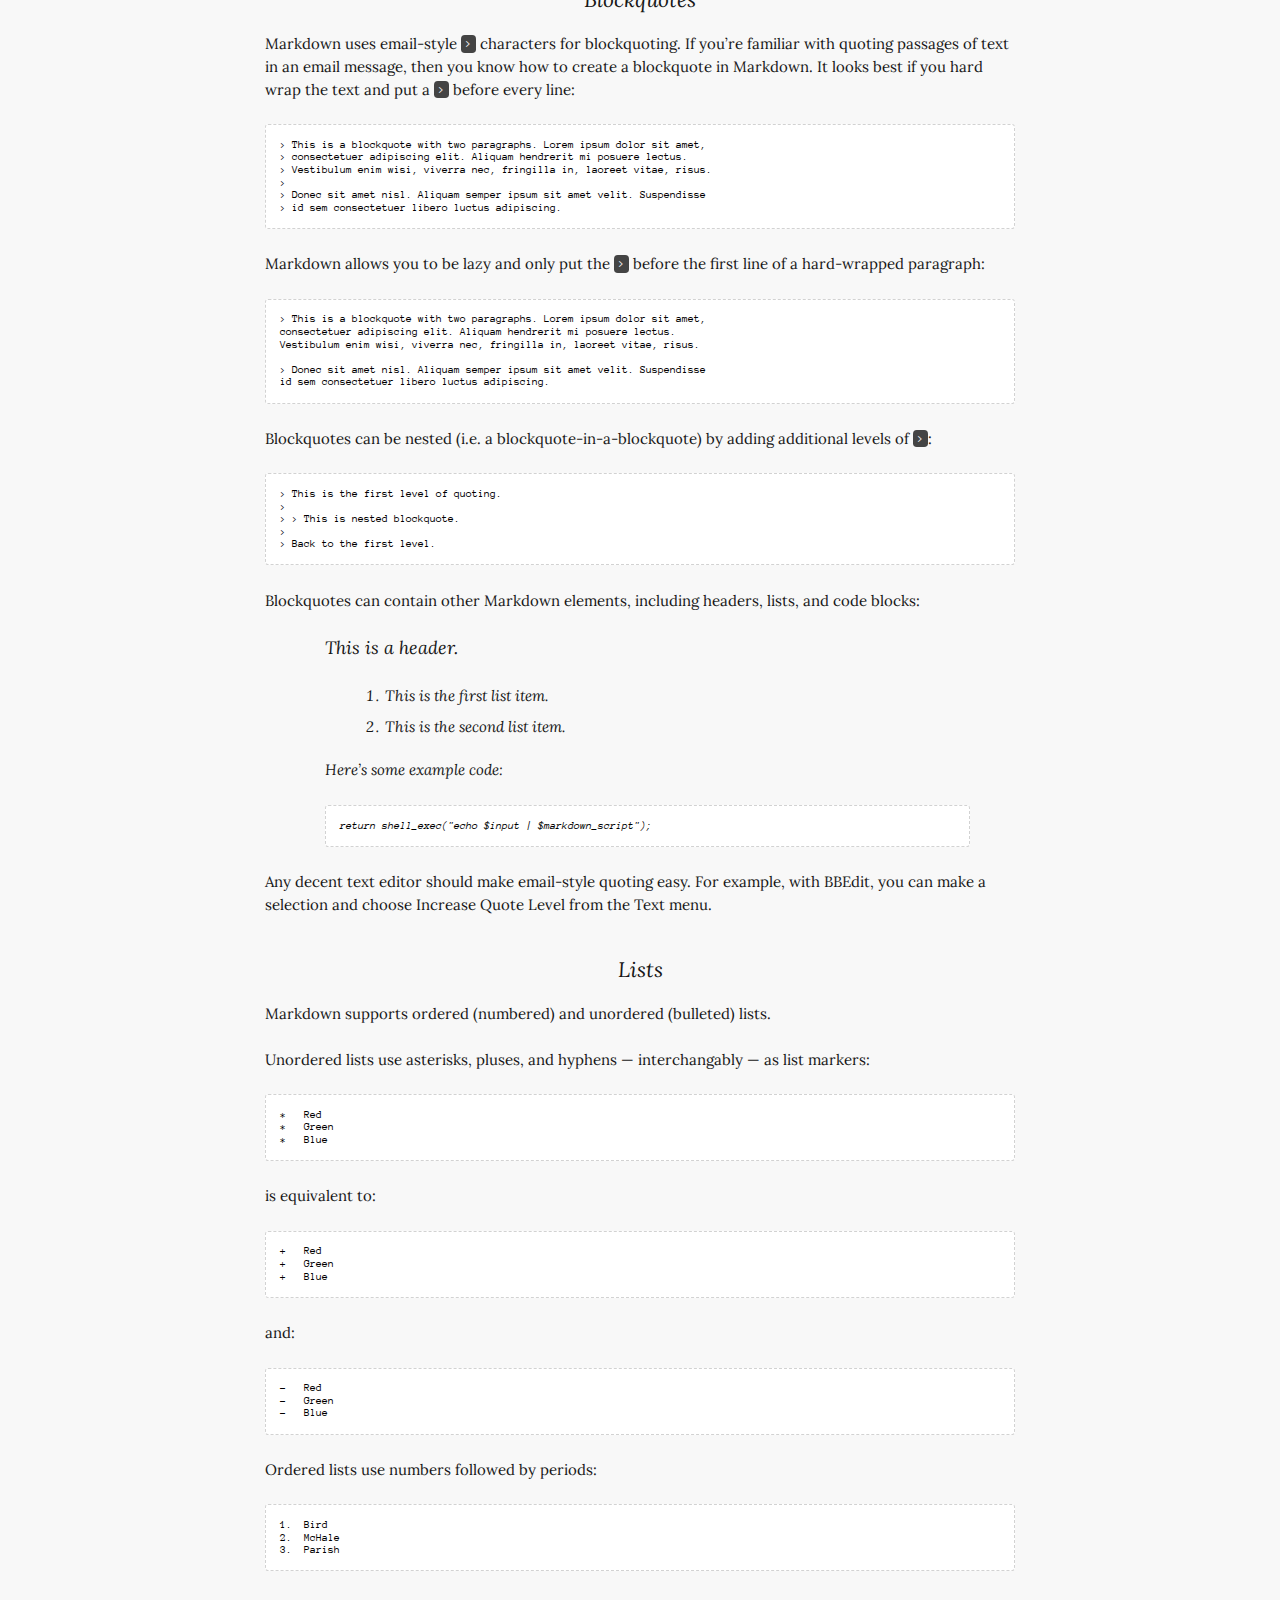
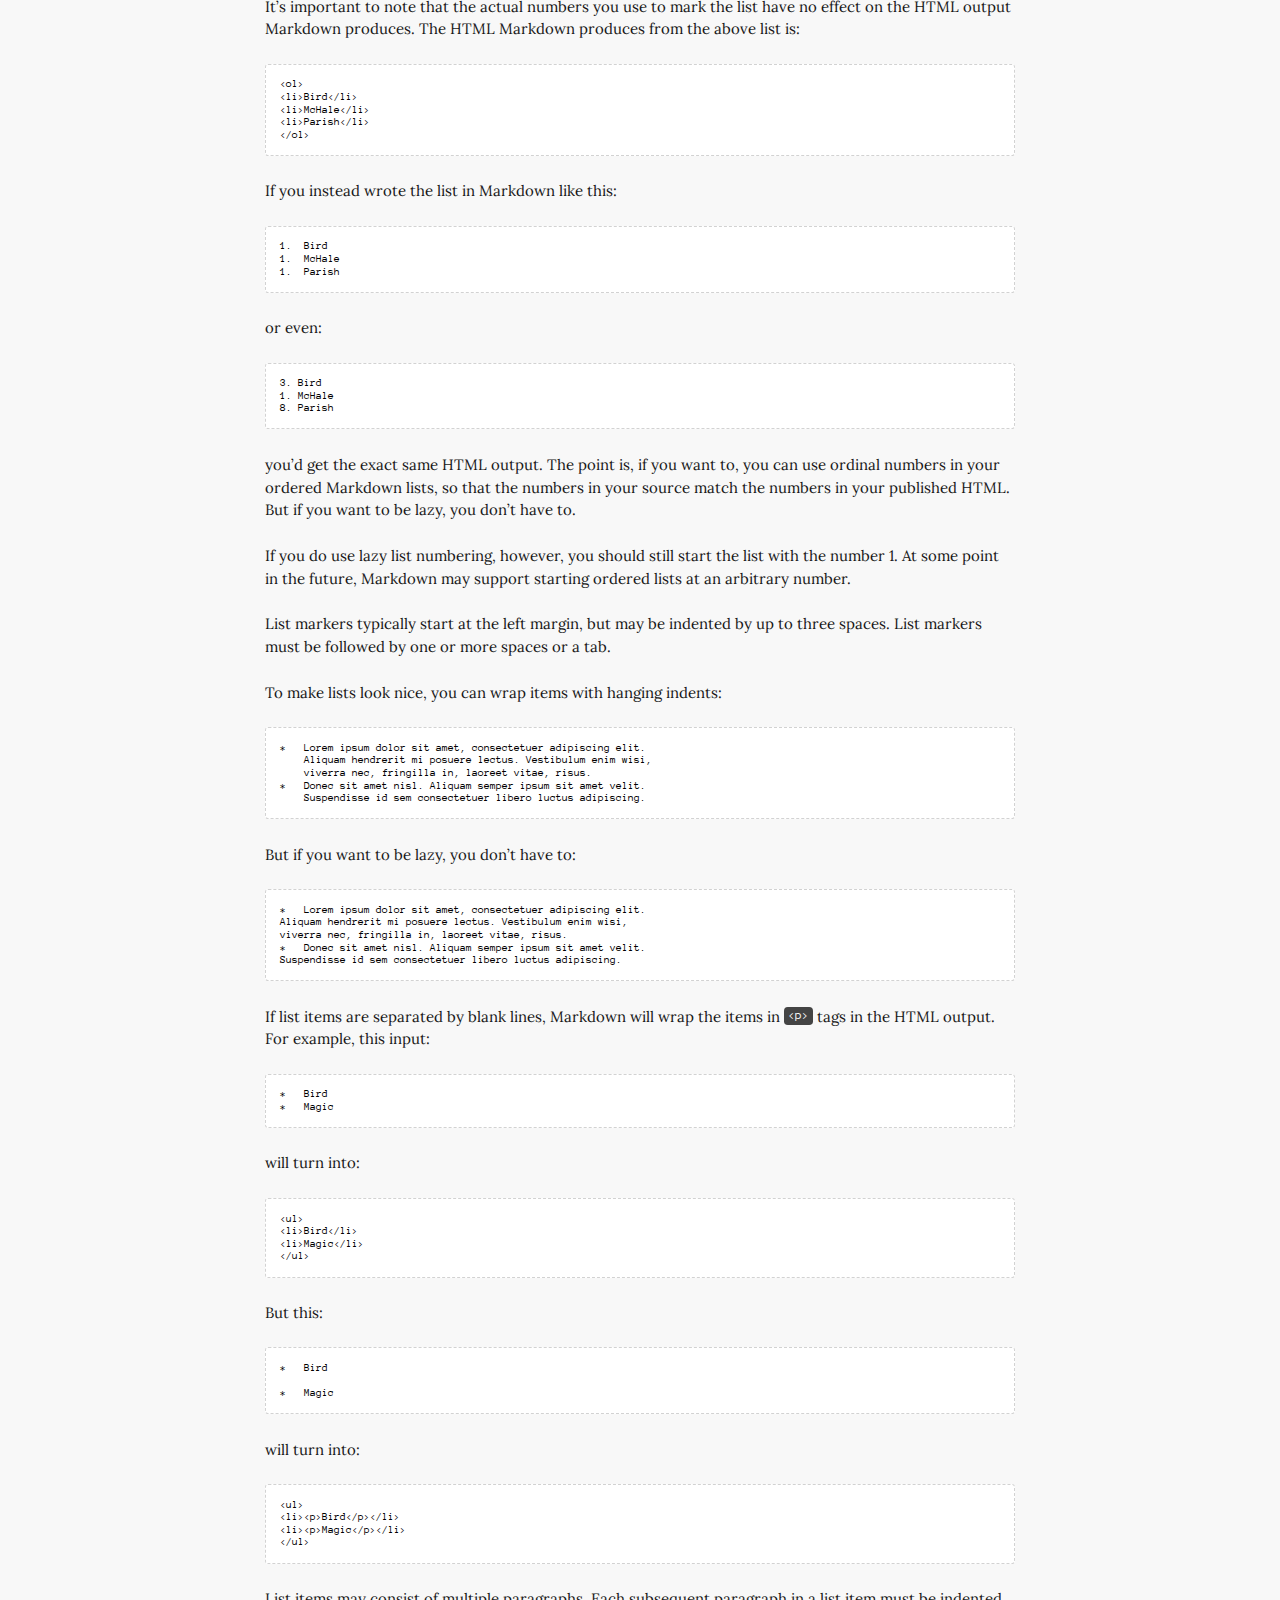
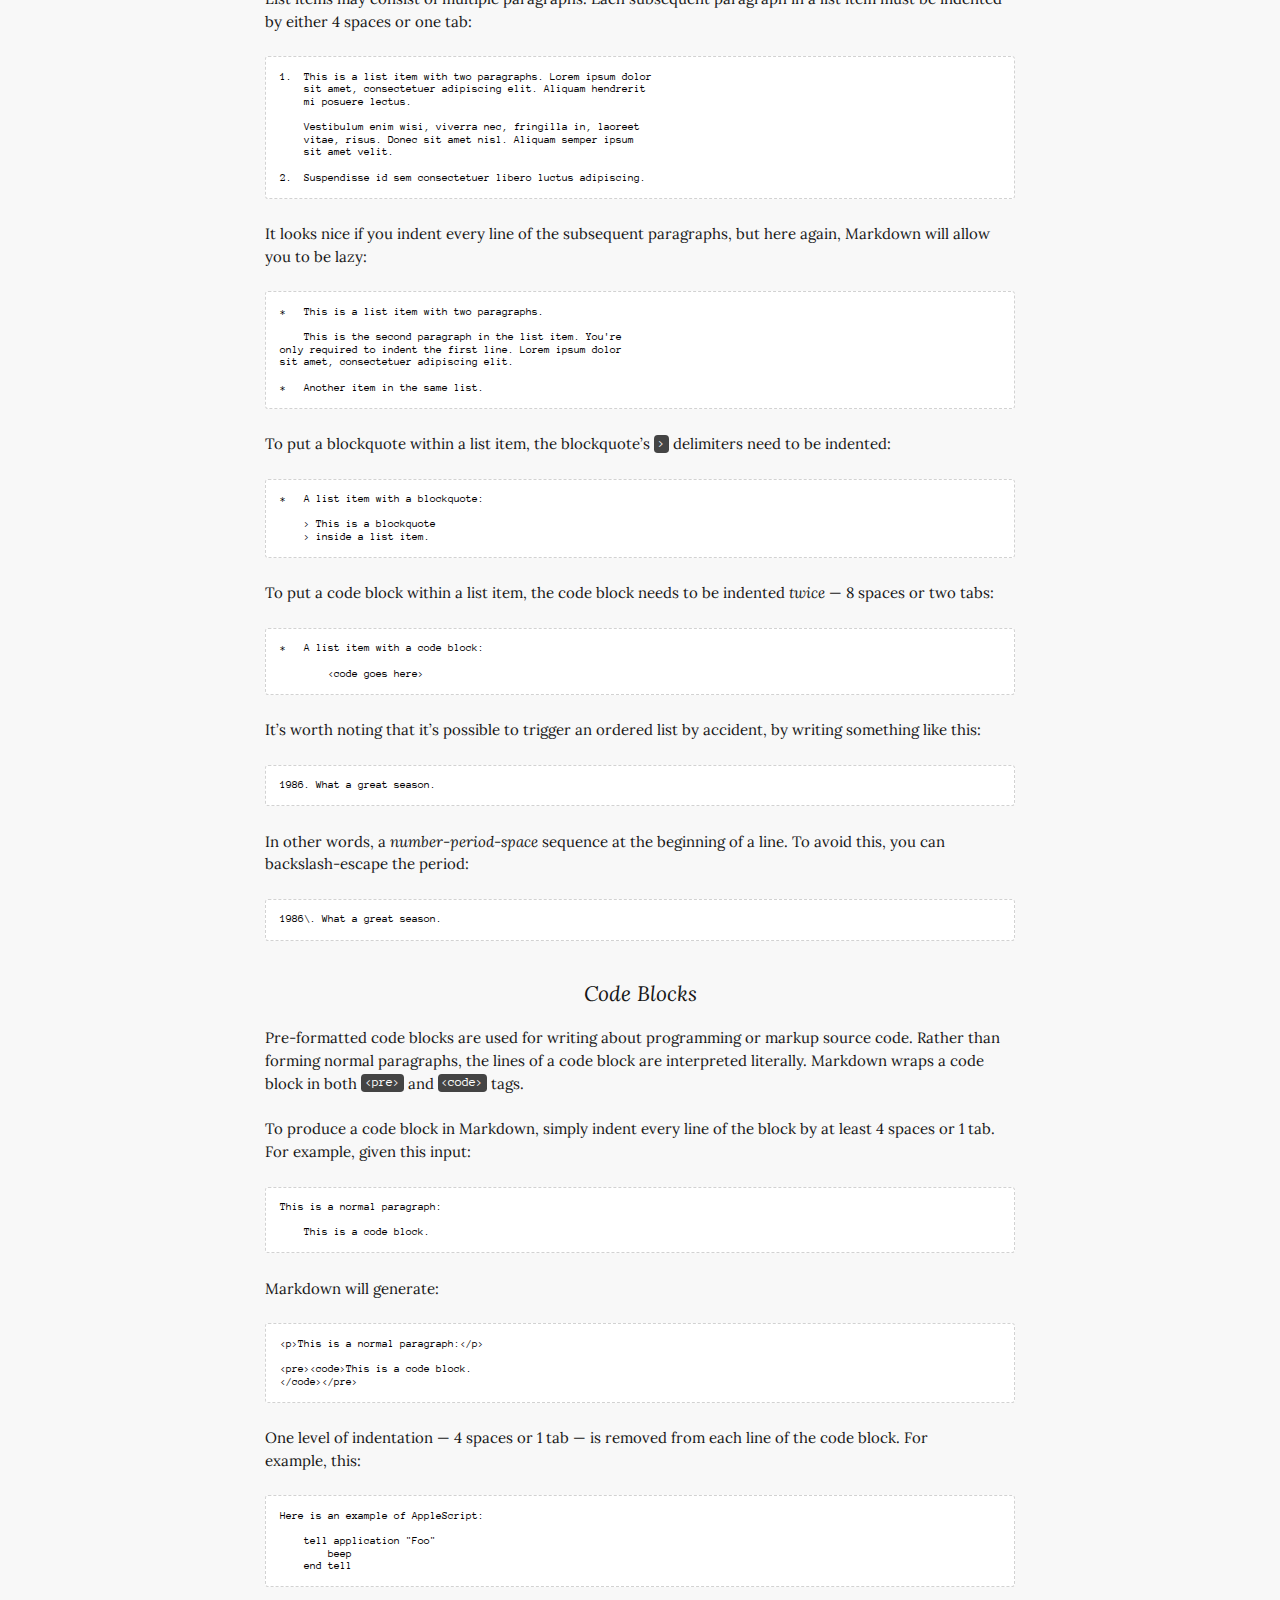
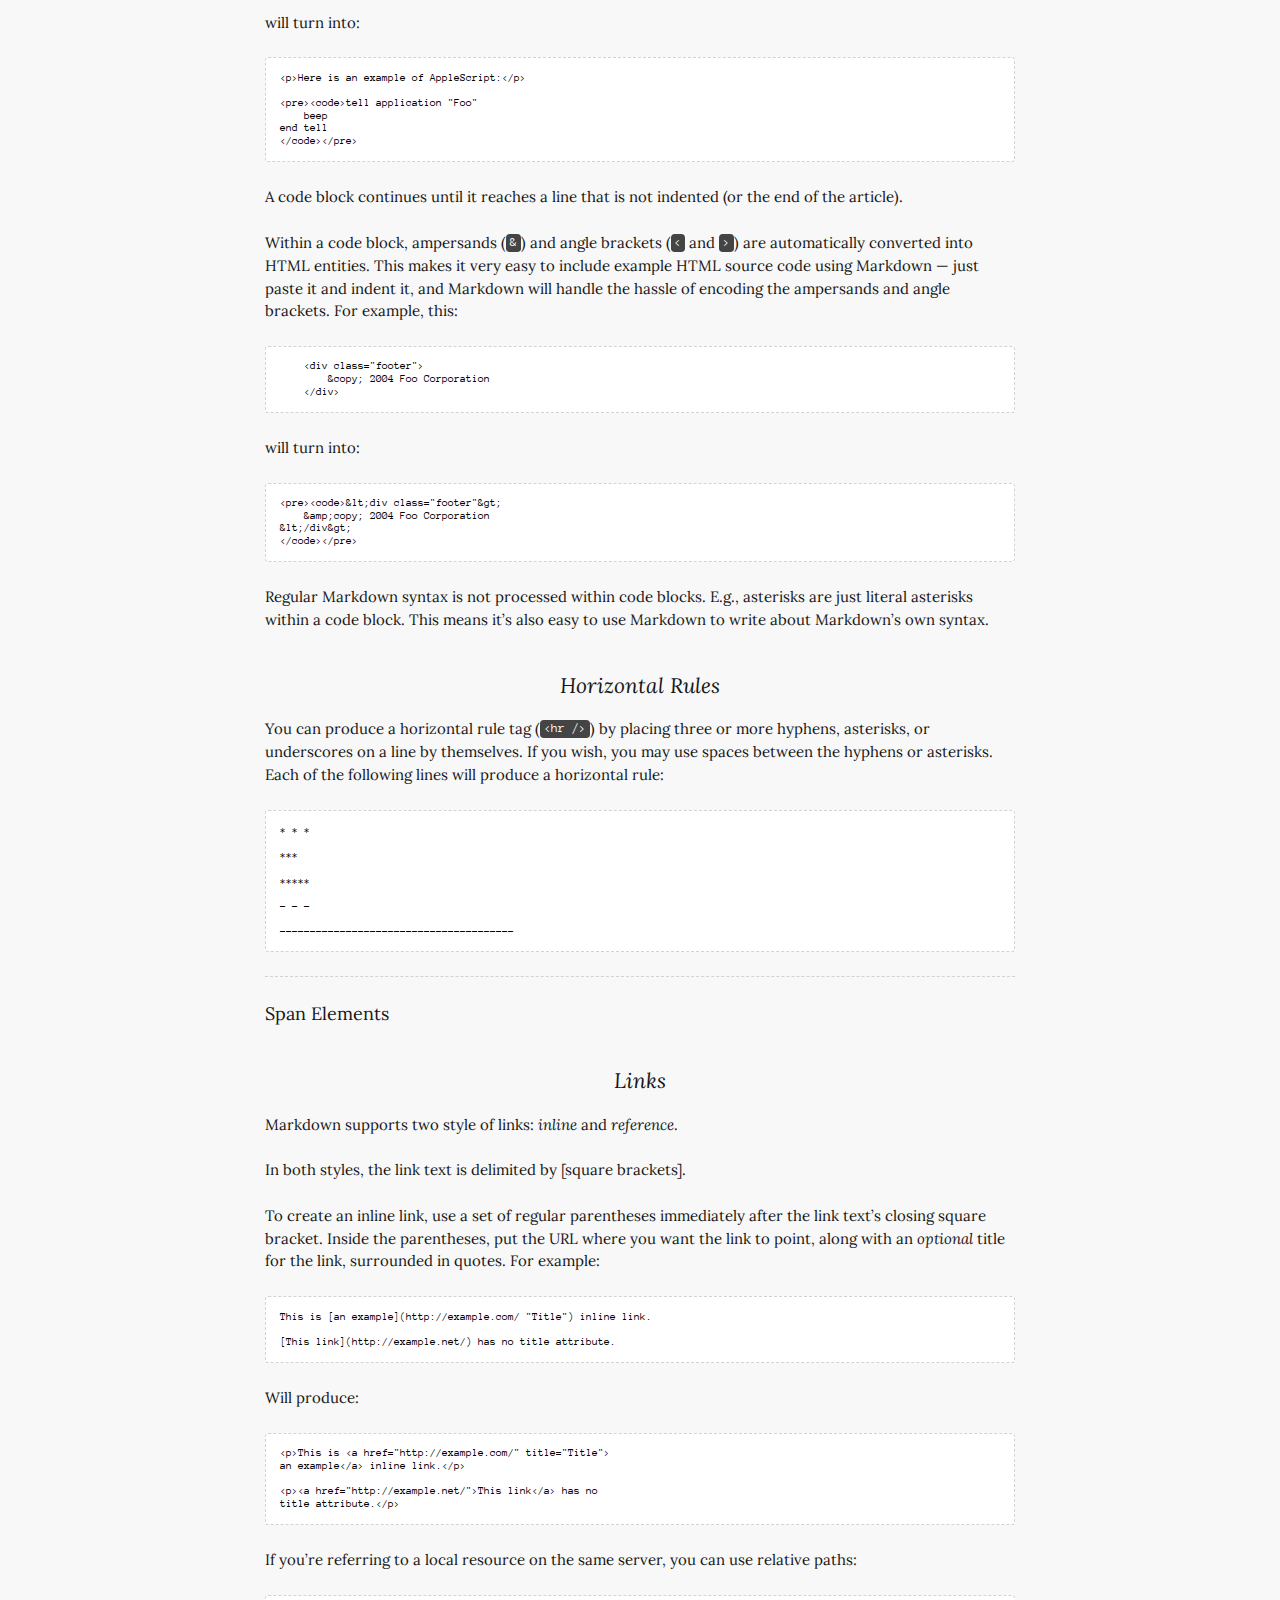
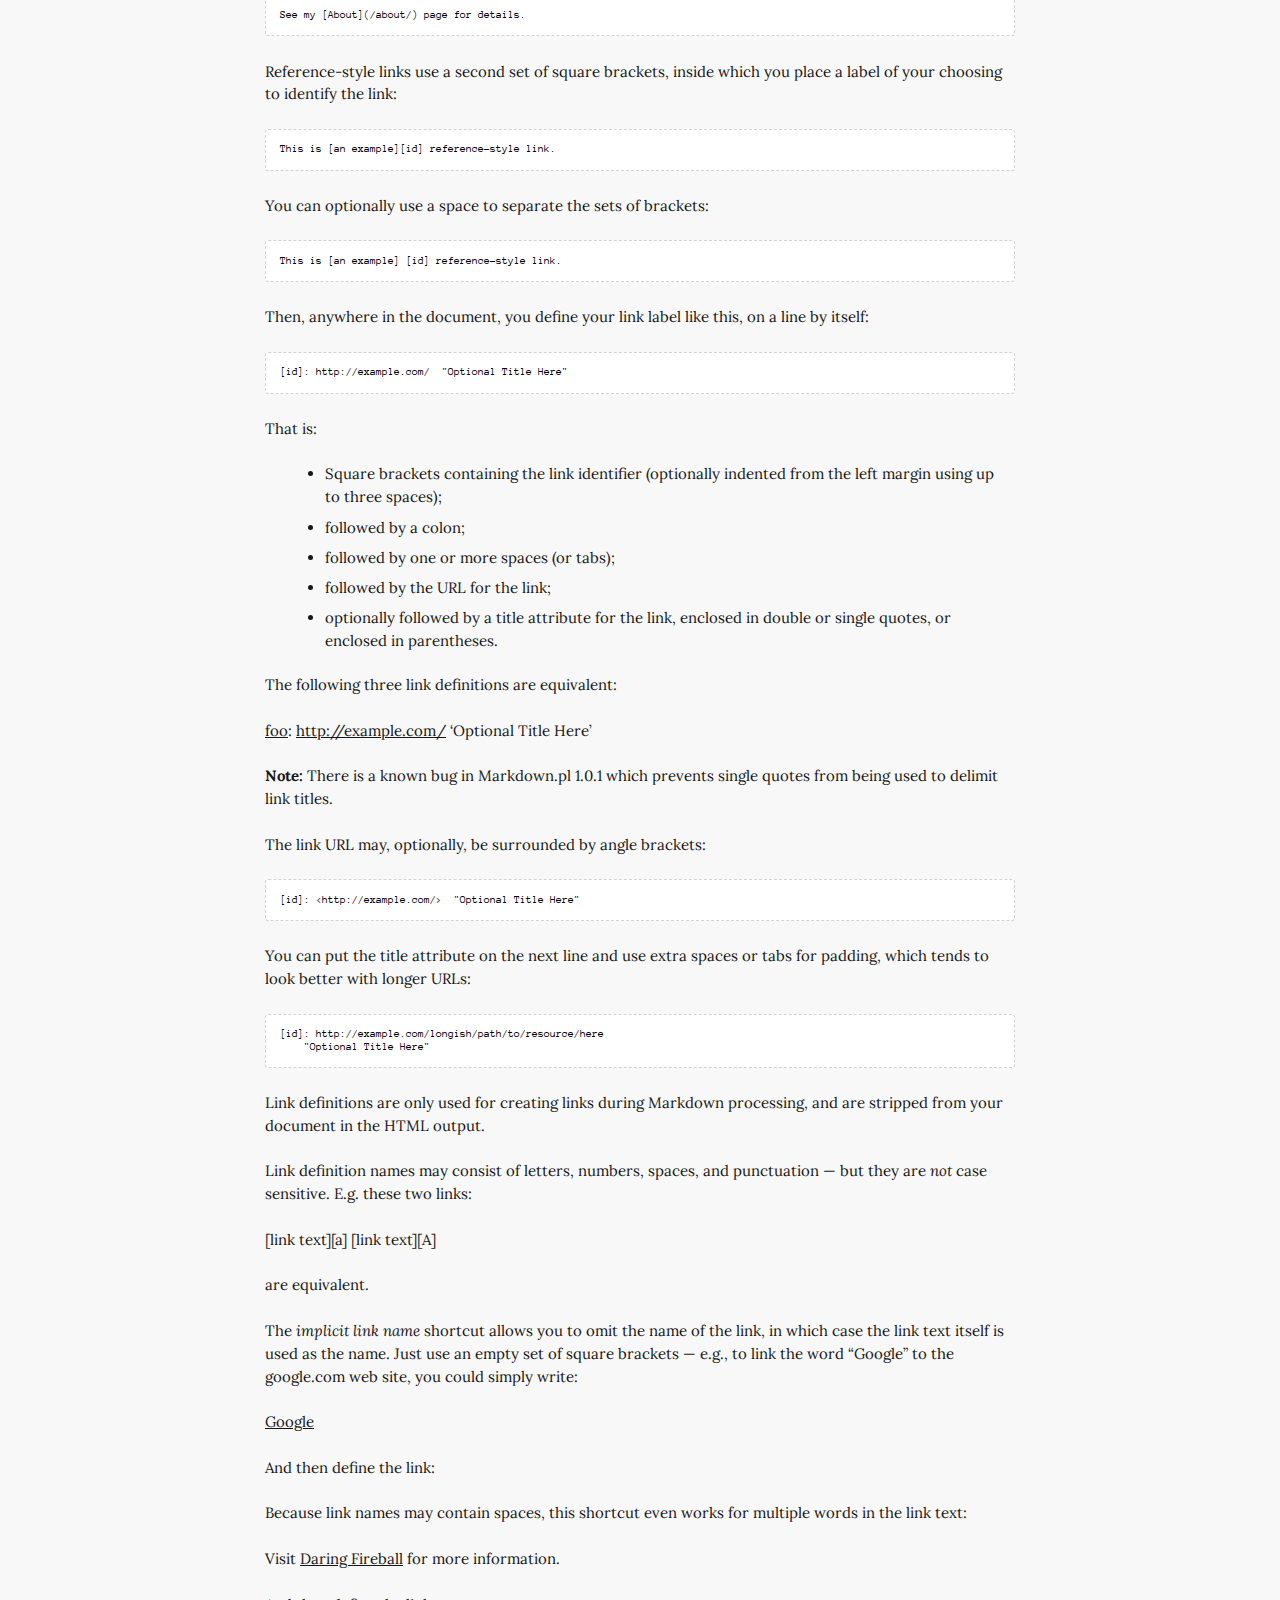
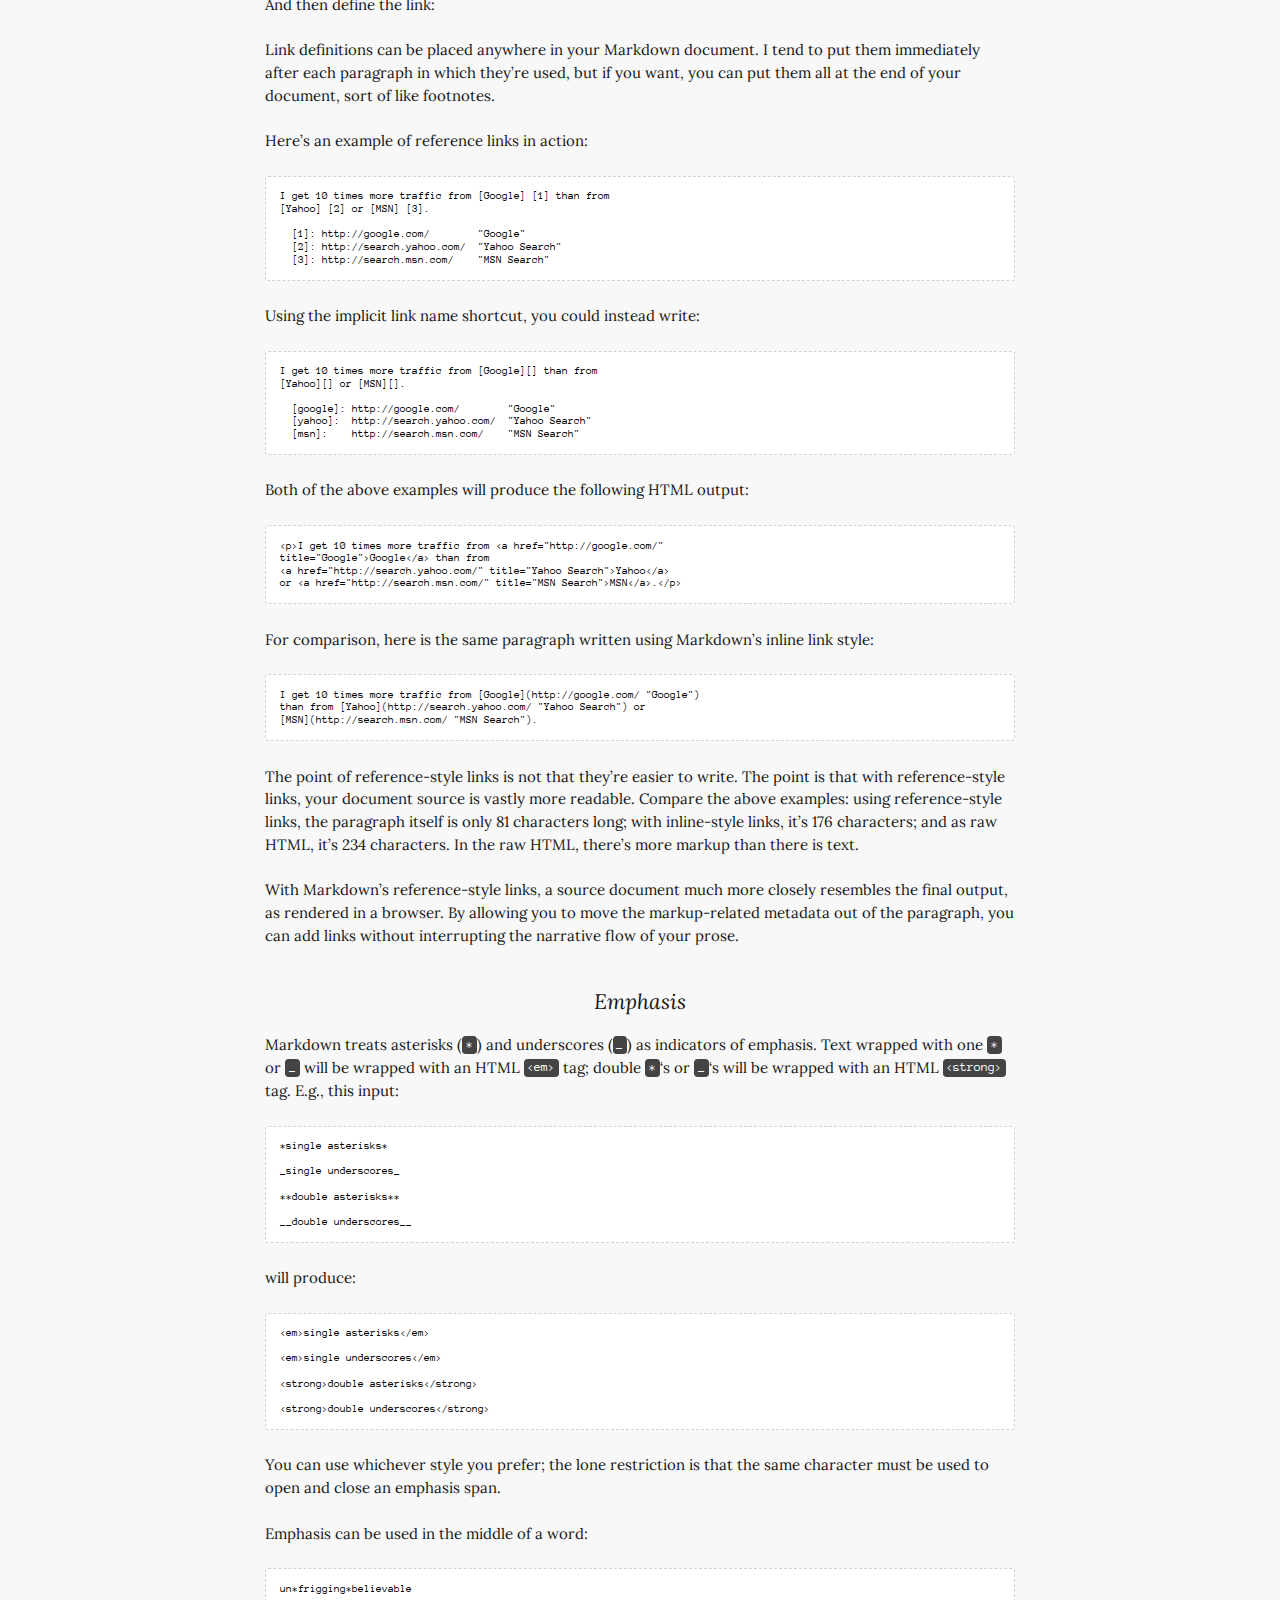
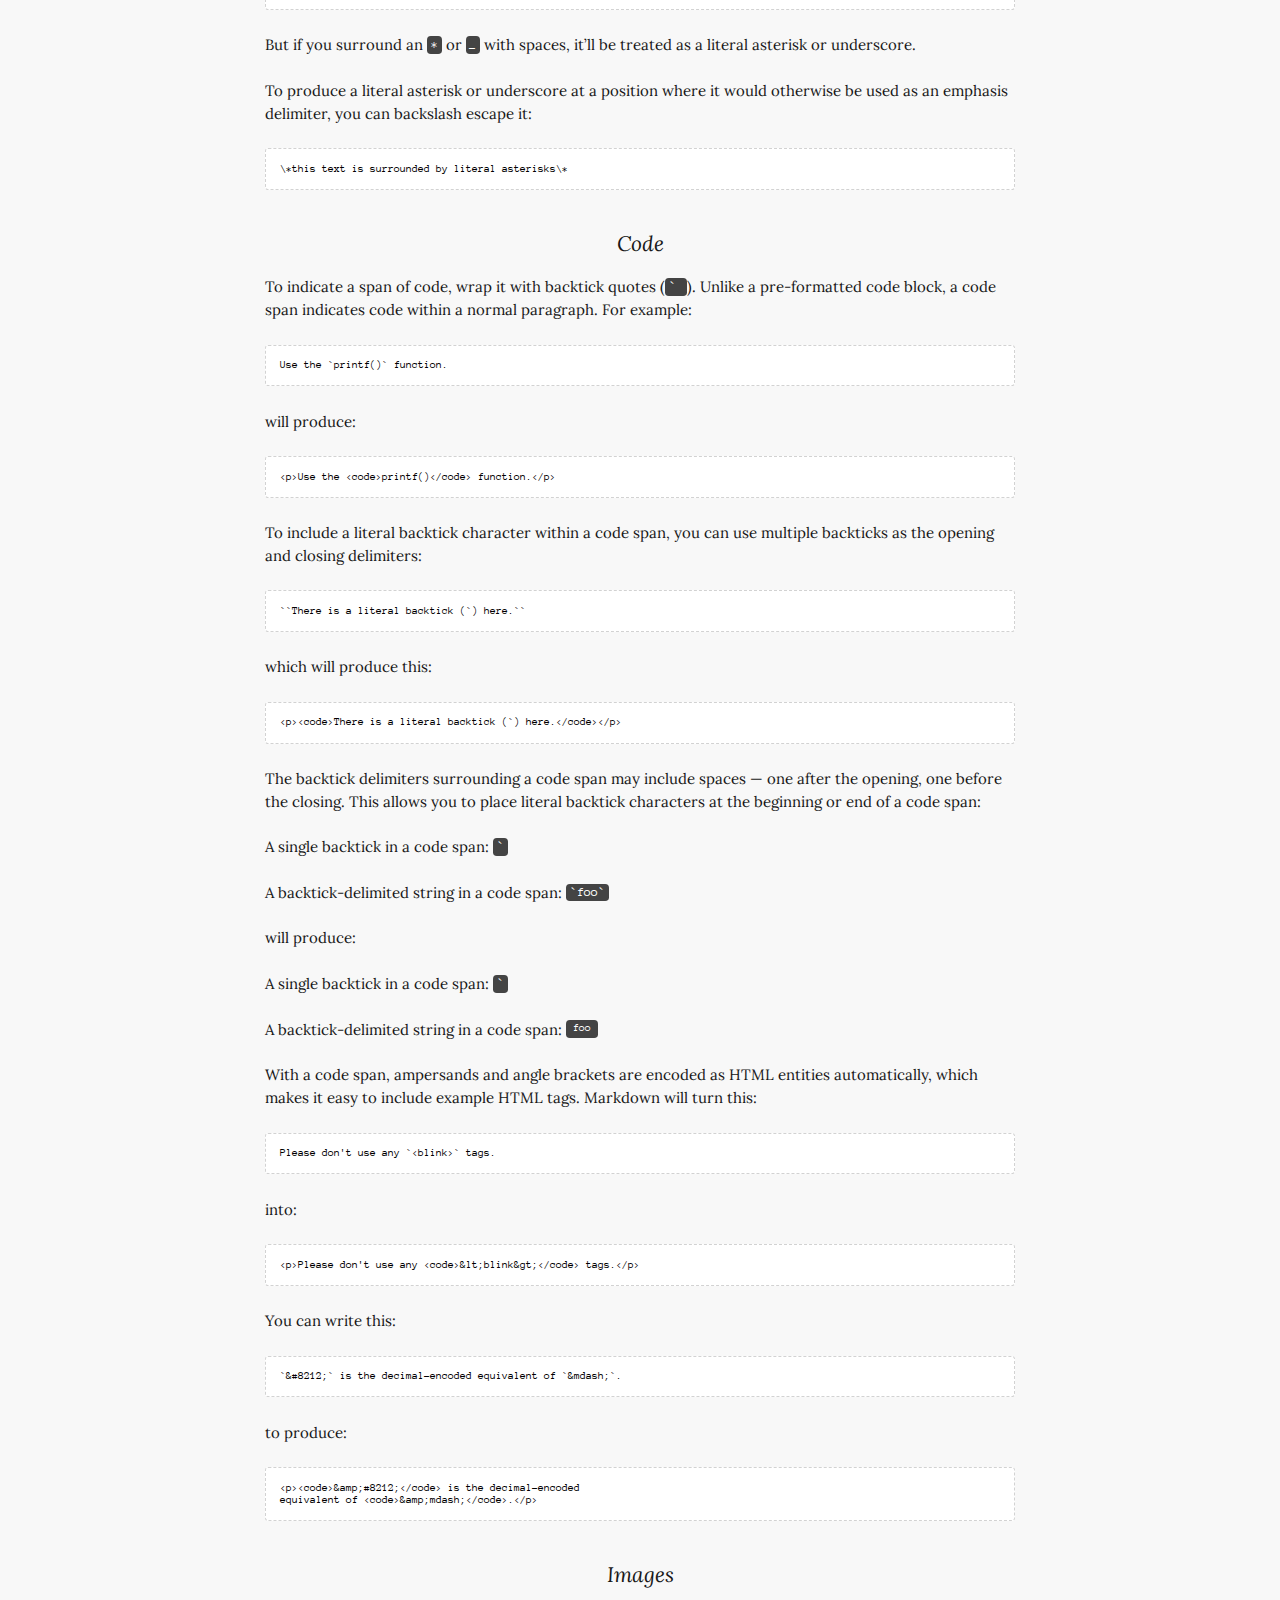
<file: articles/markdown-syntax/index.html>
<!DOCTYPE html>
<html lang="en">
  <head>
    <meta charset="utf-8">
    <meta http-equiv="X-UA-Compatible" content="IE=edge,chrome=1">
    <meta name="viewport" content="width=device-width">
    <title>Markdown syntax - The Wintersmith's blog
    </title>
    <link rel="alternate" href="http://localhost:8080/feed.xml" type="application/rss+xml" title="Ramblings of an immor(t)al demigod">
    <link rel="stylesheet" href="http://fonts.googleapis.com/css?family=Lora:400,700,400italic,700italic|Anonymous+Pro:400,700,400italic,700italic|Merriweather:400,700,300">
    <link rel="stylesheet" href="/css/main.css">
  </head>
  <body class="article-detail">
    <header class="header">
      <div class="content-wrap">
        <h1>Markdown syntax</h1>
        <p class="author">Written by <span class="author">John Gruber</span>
        </p>
      </div>
    </header>
    <div id="content">
      <div class="content-wrap">
        <article class="article">
          <section class="content"><p>Full markdown syntax taken from John Gruber’s <a href="http://daringfireball.net/projects/markdown/syntax">Daring Fireball</a>.
Did you know that 9 out of 10 bloggers prefer to write in&nbsp;markdown?</p>
<hr>
<h1 id="markdown-syntax">Markdown:&nbsp;Syntax</h1>
<ul>
<li><a href="/articles/markdown-syntax/#overview">Overview</a><ul>
<li><a href="/articles/markdown-syntax/#philosophy">Philosophy</a></li>
<li><a href="/articles/markdown-syntax/#html">Inline&nbsp;<span class="caps">HTML</span></a></li>
<li><a href="/articles/markdown-syntax/#autoescape">Automatic Escaping for Special&nbsp;Characters</a></li>
</ul>
</li>
<li><a href="/articles/markdown-syntax/#block">Block Elements</a><ul>
<li><a href="/articles/markdown-syntax/#p">Paragraphs and Line&nbsp;Breaks</a></li>
<li><a href="/articles/markdown-syntax/#header">Headers</a></li>
<li><a href="/articles/markdown-syntax/#blockquote">Blockquotes</a></li>
<li><a href="/articles/markdown-syntax/#list">Lists</a></li>
<li><a href="/articles/markdown-syntax/#precode">Code&nbsp;Blocks</a></li>
<li><a href="/articles/markdown-syntax/#hr">Horizontal&nbsp;Rules</a></li>
</ul>
</li>
<li><a href="/articles/markdown-syntax/#span">Span Elements</a><ul>
<li><a href="/articles/markdown-syntax/#link">Links</a></li>
<li><a href="/articles/markdown-syntax/#em">Emphasis</a></li>
<li><a href="/articles/markdown-syntax/#code">Code</a></li>
<li><a href="/articles/markdown-syntax/#img">Images</a></li>
</ul>
</li>
<li><a href="/articles/markdown-syntax/#misc">Miscellaneous</a><ul>
<li><a href="/articles/markdown-syntax/#backslash">Backslash&nbsp;Escapes</a></li>
<li><a href="/articles/markdown-syntax/#autolink">Automatic&nbsp;Links</a></li>
</ul>
</li>
</ul>
<p><strong>Note:</strong> This document is itself written using Markdown; you
can <a href="/projects/markdown/syntax.text">see the source for it by adding ‘.text’ to the <span class="caps">URL</span></a>.</p>
<hr>
<h2 id="overview">Overview</h2>

<h3 id="philosophy">Philosophy</h3>

<p>Markdown is intended to be as easy-to-read and easy-to-write as is&nbsp;feasible.</p>
<p>Readability, however, is emphasized above all else. A Markdown-formatted
document should be publishable as-is, as plain text, without looking
like it’s been marked up with tags or formatting instructions. While
Markdown’s syntax has been influenced by several existing text-to-<span class="caps">HTML</span>
filters — including <a href="http://docutils.sourceforge.net/mirror/setext.html">Setext</a>, <a href="http://www.aaronsw.com/2002/atx/">atx</a>, <a href="http://textism.com/tools/textile/">Textile</a>, <a href="http://docutils.sourceforge.net/rst.html">reStructuredText</a>,
<a href="http://www.triptico.com/software/grutatxt.html">Grutatext</a>, and <a href="http://ettext.taint.org/doc/">EtText</a> — the single biggest source of
inspiration for Markdown’s syntax is the format of plain text&nbsp;email.</p>
<p>To this end, Markdown’s syntax is comprised entirely of punctuation
characters, which punctuation characters have been carefully chosen so
as to look like what they mean. E.g., asterisks around a word actually
look like *emphasis*. Markdown lists look like, well, lists. Even
blockquotes look like quoted passages of text, assuming you’ve ever
used&nbsp;email.</p>
<h3 id="html">Inline&nbsp;<span class="caps">HTML</span></h3>

<p>Markdown’s syntax is intended for one purpose: to be used as a
format for <em>writing</em> for the&nbsp;web.</p>
<p>Markdown is not a replacement for <span class="caps">HTML</span>, or even close to it. Its
syntax is very small, corresponding only to a very small subset of
HTML tags. The idea is <em>not</em> to create a syntax that makes it easier
to insert <span class="caps">HTML</span> tags. In my opinion, HTML tags are already easy to
insert. The idea for Markdown is to make it easy to read, write, and
edit prose. HTML is a <em>publishing</em> format; Markdown is a <em>writing</em>
format. Thus, Markdown’s formatting syntax only addresses issues that
can be conveyed in plain&nbsp;text.</p>
<p>For any markup that is not covered by Markdown’s syntax, you simply
use <span class="caps">HTML</span> itself. There’s no need to preface it or delimit it to
indicate that you’re switching from Markdown to HTML; you just use
the&nbsp;tags.</p>
<p>The only restrictions are that block-level <span class="caps">HTML</span> elements — e.g. <code>&lt;div&gt;</code>,
<code>&lt;table&gt;</code>, <code>&lt;pre&gt;</code>, <code>&lt;p&gt;</code>, etc. — must be separated from surrounding
content by blank lines, and the start and end tags of the block should
not be indented with tabs or spaces. Markdown is smart enough not
to add extra (unwanted) <code>&lt;p&gt;</code> tags around <span class="caps">HTML</span> block-level&nbsp;tags.</p>
<p>For example, to add an <span class="caps">HTML</span> table to a Markdown&nbsp;article:</p>
<pre><code>This is a regular paragraph.

&lt;table&gt;
    &lt;tr&gt;
        &lt;td&gt;Foo&lt;/td&gt;
    &lt;/tr&gt;
&lt;/table&gt;

This is another regular paragraph.
</code></pre><p>Note that Markdown formatting syntax is not processed within block-level
<span class="caps">HTML</span> tags. E.g., you can’t use Markdown-style <code>*emphasis*</code> inside an
<span class="caps">HTML</span>&nbsp;block.</p>
<p>Span-level <span class="caps">HTML</span> tags — e.g. <code>&lt;span&gt;</code>, <code>&lt;cite&gt;</code>, or <code>&lt;del&gt;</code> — can be
used anywhere in a Markdown paragraph, list item, or header. If you
want, you can even use <span class="caps">HTML</span> tags instead of Markdown formatting; e.g. if
you’d prefer to use HTML <code>&lt;a&gt;</code> or <code>&lt;img&gt;</code> tags instead of Markdown’s
link or image syntax, go right&nbsp;ahead.</p>
<p>Unlike block-level <span class="caps">HTML</span> tags, Markdown syntax <em>is</em> processed within
span-level&nbsp;tags.</p>
<h3 id="autoescape">Automatic Escaping for Special&nbsp;Characters</h3>

<p>In <span class="caps">HTML</span>, there are two characters that demand special treatment: <code>&lt;</code>
and <code>&amp;</code>. Left angle brackets are used to start tags; ampersands are
used to denote <span class="caps">HTML</span> entities. If you want to use them as literal
characters, you must escape them as entities, e.g. <code>&amp;lt;</code>, and
<code>&amp;amp;</code>.</p>
<p>Ampersands in particular are bedeviling for web writers. If you want to
write about ‘<span class="caps">AT</span>&amp;T’, you need to write ‘<code>AT&amp;amp;T</code>‘. You even need to
escape ampersands within URLs. Thus, if you want to link&nbsp;to:</p>
<pre><code>http://images.google.com/images?num=30&amp;q=larry+bird
</code></pre><p>you need to encode the <span class="caps">URL</span>&nbsp;as:</p>
<pre><code>http://images.google.com/images?num=30&amp;amp;q=larry+bird
</code></pre><p>in your anchor tag <code>href</code> attribute. Needless to say, this is easy to
forget, and is probably the single most common source of <span class="caps">HTML</span> validation
errors in otherwise well-marked-up web&nbsp;sites.</p>
<p>Markdown allows you to use these characters naturally, taking care of
all the necessary escaping for you. If you use an ampersand as part of
an <span class="caps">HTML</span> entity, it remains unchanged; otherwise it will be translated
into <code>&amp;amp;</code>.</p>
<p>So, if you want to include a copyright symbol in your article, you can&nbsp;write:</p>
<pre><code>&amp;copy;
</code></pre><p>and Markdown will leave it alone. But if you&nbsp;write:</p>
<pre><code>AT&amp;T
</code></pre><p>Markdown will translate it&nbsp;to:</p>
<pre><code>AT&amp;amp;T
</code></pre><p>Similarly, because Markdown supports <a href="/articles/markdown-syntax/#html">inline <span class="caps">HTML</span></a>, if you use
angle brackets as delimiters for <span class="caps">HTML</span> tags, Markdown will treat them as
such. But if you&nbsp;write:</p>
<pre><code>4 &lt; 5
</code></pre><p>Markdown will translate it&nbsp;to:</p>
<pre><code>4 &amp;lt; 5
</code></pre><p>However, inside Markdown code spans and blocks, angle brackets and
ampersands are <em>always</em> encoded automatically. This makes it easy to use
Markdown to write about <span class="caps">HTML</span> code. (As opposed to raw HTML, which is a
terrible format for writing about HTML syntax, because every single <code>&lt;</code>
and <code>&amp;</code> in your example code needs to be&nbsp;escaped.)</p>
<hr>
<h2 id="block">Block&nbsp;Elements</h2>


<h3 id="p">Paragraphs and Line&nbsp;Breaks</h3>

<p>A paragraph is simply one or more consecutive lines of text, separated
by one or more blank lines. (A blank line is any line that looks like a
blank line — a line containing nothing but spaces or tabs is considered
blank.) Normal paragraphs should not be indented with spaces or&nbsp;tabs.</p>
<p>The implication of the “one or more consecutive lines of text” rule is
that Markdown supports “hard-wrapped” text paragraphs. This differs
significantly from most other text-to-<span class="caps">HTML</span> formatters (including Movable
Type’s “Convert Line Breaks” option) which translate every line break
character in a paragraph into a <code>&lt;br /&gt;</code> tag.</p>
<p>When you <em>do</em> want to insert a <code>&lt;br /&gt;</code> break tag using Markdown, you
end a line with two or more spaces, then type&nbsp;return.</p>
<p>Yes, this takes a tad more effort to create a <code>&lt;br /&gt;</code>, but a simplistic
“every line break is a <code>&lt;br /&gt;</code>“ rule wouldn’t work for Markdown.
Markdown’s email-style <a href="/articles/markdown-syntax/#blockquote">blockquoting</a> and multi-paragraph <a href="/articles/markdown-syntax/#list">list items</a>
work best — and look better — when you format them with hard&nbsp;breaks.</p>
<h3 id="header">Headers</h3>

<p>Markdown supports two styles of headers, <a href="http://docutils.sourceforge.net/mirror/setext.html">Setext</a> and <a href="http://www.aaronsw.com/2002/atx/">atx</a>.</p>
<p>Setext-style headers are “underlined” using equal signs (for first-level
headers) and dashes (for second-level headers). For&nbsp;example:</p>
<pre><code>This is an H1
=============

This is an H2
-------------
</code></pre><p>Any number of underlining <code>=</code>‘s or <code>-</code>‘s will&nbsp;work.</p>
<p>Atx-style headers use 1-6 hash characters at the start of the line,
corresponding to header levels 1-6. For&nbsp;example:</p>
<pre><code># This is an H1

## This is an H2

###### This is an H6
</code></pre><p>Optionally, you may “close” atx-style headers. This is purely
cosmetic — you can use this if you think it looks better. The
closing hashes don’t even need to match the number of hashes
used to open the header. (The number of opening hashes
determines the header level.)&nbsp;:</p>
<pre><code># This is an H1 #

## This is an H2 ##

### This is an H3 ######
</code></pre><h3 id="blockquote">Blockquotes</h3>

<p>Markdown uses email-style <code>&gt;</code> characters for blockquoting. If you’re
familiar with quoting passages of text in an email message, then you
know how to create a blockquote in Markdown. It looks best if you hard
wrap the text and put a <code>&gt;</code> before every&nbsp;line:</p>
<pre><code>&gt; This is a blockquote with two paragraphs. Lorem ipsum dolor sit amet,
&gt; consectetuer adipiscing elit. Aliquam hendrerit mi posuere lectus.
&gt; Vestibulum enim wisi, viverra nec, fringilla in, laoreet vitae, risus.
&gt;
&gt; Donec sit amet nisl. Aliquam semper ipsum sit amet velit. Suspendisse
&gt; id sem consectetuer libero luctus adipiscing.
</code></pre><p>Markdown allows you to be lazy and only put the <code>&gt;</code> before the first
line of a hard-wrapped&nbsp;paragraph:</p>
<pre><code>&gt; This is a blockquote with two paragraphs. Lorem ipsum dolor sit amet,
consectetuer adipiscing elit. Aliquam hendrerit mi posuere lectus.
Vestibulum enim wisi, viverra nec, fringilla in, laoreet vitae, risus.

&gt; Donec sit amet nisl. Aliquam semper ipsum sit amet velit. Suspendisse
id sem consectetuer libero luctus adipiscing.
</code></pre><p>Blockquotes can be nested (i.e. a blockquote-in-a-blockquote) by
adding additional levels of <code>&gt;</code>:</p>
<pre><code>&gt; This is the first level of quoting.
&gt;
&gt; &gt; This is nested blockquote.
&gt;
&gt; Back to the first level.
</code></pre><p>Blockquotes can contain other Markdown elements, including headers, lists,
and code&nbsp;blocks:</p>
<blockquote>
<h2 id="this-is-a-header-">This is a&nbsp;header.</h2>
<ol>
<li>This is the first list&nbsp;item.</li>
<li>This is the second list&nbsp;item.</li>
</ol>
<p>Here’s some example&nbsp;code:</p>
<pre><code>return shell_exec(&quot;echo $input | $markdown_script&quot;);
</code></pre></blockquote>
<p>Any decent text editor should make email-style quoting easy. For
example, with BBEdit, you can make a selection and choose Increase
Quote Level from the Text&nbsp;menu.</p>
<h3 id="list">Lists</h3>

<p>Markdown supports ordered (numbered) and unordered (bulleted)&nbsp;lists.</p>
<p>Unordered lists use asterisks, pluses, and hyphens — interchangably
— as list&nbsp;markers:</p>
<pre><code>*   Red
*   Green
*   Blue
</code></pre><p>is equivalent&nbsp;to:</p>
<pre><code>+   Red
+   Green
+   Blue
</code></pre><p>and:</p>
<pre><code>-   Red
-   Green
-   Blue
</code></pre><p>Ordered lists use numbers followed by&nbsp;periods:</p>
<pre><code>1.  Bird
2.  McHale
3.  Parish
</code></pre><p>It’s important to note that the actual numbers you use to mark the
list have no effect on the <span class="caps">HTML</span> output Markdown produces. The HTML
Markdown produces from the above list&nbsp;is:</p>
<pre><code>&lt;ol&gt;
&lt;li&gt;Bird&lt;/li&gt;
&lt;li&gt;McHale&lt;/li&gt;
&lt;li&gt;Parish&lt;/li&gt;
&lt;/ol&gt;
</code></pre><p>If you instead wrote the list in Markdown like&nbsp;this:</p>
<pre><code>1.  Bird
1.  McHale
1.  Parish
</code></pre><p>or&nbsp;even:</p>
<pre><code>3. Bird
1. McHale
8. Parish
</code></pre><p>you’d get the exact same <span class="caps">HTML</span> output. The point is, if you want to,
you can use ordinal numbers in your ordered Markdown lists, so that
the numbers in your source match the numbers in your published HTML.
But if you want to be lazy, you don’t have&nbsp;to.</p>
<p>If you do use lazy list numbering, however, you should still start the
list with the number 1. At some point in the future, Markdown may support
starting ordered lists at an arbitrary&nbsp;number.</p>
<p>List markers typically start at the left margin, but may be indented by
up to three spaces. List markers must be followed by one or more spaces
or a&nbsp;tab.</p>
<p>To make lists look nice, you can wrap items with hanging&nbsp;indents:</p>
<pre><code>*   Lorem ipsum dolor sit amet, consectetuer adipiscing elit.
    Aliquam hendrerit mi posuere lectus. Vestibulum enim wisi,
    viverra nec, fringilla in, laoreet vitae, risus.
*   Donec sit amet nisl. Aliquam semper ipsum sit amet velit.
    Suspendisse id sem consectetuer libero luctus adipiscing.
</code></pre><p>But if you want to be lazy, you don’t have&nbsp;to:</p>
<pre><code>*   Lorem ipsum dolor sit amet, consectetuer adipiscing elit.
Aliquam hendrerit mi posuere lectus. Vestibulum enim wisi,
viverra nec, fringilla in, laoreet vitae, risus.
*   Donec sit amet nisl. Aliquam semper ipsum sit amet velit.
Suspendisse id sem consectetuer libero luctus adipiscing.
</code></pre><p>If list items are separated by blank lines, Markdown will wrap the
items in <code>&lt;p&gt;</code> tags in the <span class="caps">HTML</span> output. For example, this&nbsp;input:</p>
<pre><code>*   Bird
*   Magic
</code></pre><p>will turn&nbsp;into:</p>
<pre><code>&lt;ul&gt;
&lt;li&gt;Bird&lt;/li&gt;
&lt;li&gt;Magic&lt;/li&gt;
&lt;/ul&gt;
</code></pre><p>But&nbsp;this:</p>
<pre><code>*   Bird

*   Magic
</code></pre><p>will turn&nbsp;into:</p>
<pre><code>&lt;ul&gt;
&lt;li&gt;&lt;p&gt;Bird&lt;/p&gt;&lt;/li&gt;
&lt;li&gt;&lt;p&gt;Magic&lt;/p&gt;&lt;/li&gt;
&lt;/ul&gt;
</code></pre><p>List items may consist of multiple paragraphs. Each subsequent
paragraph in a list item must be indented by either 4 spaces
or one&nbsp;tab:</p>
<pre><code>1.  This is a list item with two paragraphs. Lorem ipsum dolor
    sit amet, consectetuer adipiscing elit. Aliquam hendrerit
    mi posuere lectus.

    Vestibulum enim wisi, viverra nec, fringilla in, laoreet
    vitae, risus. Donec sit amet nisl. Aliquam semper ipsum
    sit amet velit.

2.  Suspendisse id sem consectetuer libero luctus adipiscing.
</code></pre><p>It looks nice if you indent every line of the subsequent
paragraphs, but here again, Markdown will allow you to be&nbsp;lazy:</p>
<pre><code>*   This is a list item with two paragraphs.

    This is the second paragraph in the list item. You&#39;re
only required to indent the first line. Lorem ipsum dolor
sit amet, consectetuer adipiscing elit.

*   Another item in the same list.
</code></pre><p>To put a blockquote within a list item, the blockquote’s <code>&gt;</code>
delimiters need to be&nbsp;indented:</p>
<pre><code>*   A list item with a blockquote:

    &gt; This is a blockquote
    &gt; inside a list item.
</code></pre><p>To put a code block within a list item, the code block needs
to be indented <em>twice</em> — 8 spaces or two&nbsp;tabs:</p>
<pre><code>*   A list item with a code block:

        &lt;code goes here&gt;
</code></pre><p>It’s worth noting that it’s possible to trigger an ordered list by
accident, by writing something like&nbsp;this:</p>
<pre><code>1986. What a great season.
</code></pre><p>In other words, a <em>number-period-space</em> sequence at the beginning of a
line. To avoid this, you can backslash-escape the&nbsp;period:</p>
<pre><code>1986\. What a great season.
</code></pre><h3 id="precode">Code&nbsp;Blocks</h3>

<p>Pre-formatted code blocks are used for writing about programming or
markup source code. Rather than forming normal paragraphs, the lines
of a code block are interpreted literally. Markdown wraps a code block
in both <code>&lt;pre&gt;</code> and <code>&lt;code&gt;</code> tags.</p>
<p>To produce a code block in Markdown, simply indent every line of the
block by at least 4 spaces or 1 tab. For example, given this&nbsp;input:</p>
<pre><code>This is a normal paragraph:

    This is a code block.
</code></pre><p>Markdown will&nbsp;generate:</p>
<pre><code>&lt;p&gt;This is a normal paragraph:&lt;/p&gt;

&lt;pre&gt;&lt;code&gt;This is a code block.
&lt;/code&gt;&lt;/pre&gt;
</code></pre><p>One level of indentation — 4 spaces or 1 tab — is removed from each
line of the code block. For example,&nbsp;this:</p>
<pre><code>Here is an example of AppleScript:

    tell application &quot;Foo&quot;
        beep
    end tell
</code></pre><p>will turn&nbsp;into:</p>
<pre><code>&lt;p&gt;Here is an example of AppleScript:&lt;/p&gt;

&lt;pre&gt;&lt;code&gt;tell application &quot;Foo&quot;
    beep
end tell
&lt;/code&gt;&lt;/pre&gt;
</code></pre><p>A code block continues until it reaches a line that is not indented
(or the end of the&nbsp;article).</p>
<p>Within a code block, ampersands (<code>&amp;</code>) and angle brackets (<code>&lt;</code> and <code>&gt;</code>)
are automatically converted into <span class="caps">HTML</span> entities. This makes it very
easy to include example HTML source code using Markdown — just paste
it and indent it, and Markdown will handle the hassle of encoding the
ampersands and angle brackets. For example,&nbsp;this:</p>
<pre><code>    &lt;div class=&quot;footer&quot;&gt;
        &amp;copy; 2004 Foo Corporation
    &lt;/div&gt;
</code></pre><p>will turn&nbsp;into:</p>
<pre><code>&lt;pre&gt;&lt;code&gt;&amp;lt;div class=&quot;footer&quot;&amp;gt;
    &amp;amp;copy; 2004 Foo Corporation
&amp;lt;/div&amp;gt;
&lt;/code&gt;&lt;/pre&gt;
</code></pre><p>Regular Markdown syntax is not processed within code blocks. E.g.,
asterisks are just literal asterisks within a code block. This means
it’s also easy to use Markdown to write about Markdown’s own&nbsp;syntax.</p>
<h3 id="hr">Horizontal&nbsp;Rules</h3>

<p>You can produce a horizontal rule tag (<code>&lt;hr /&gt;</code>) by placing three or
more hyphens, asterisks, or underscores on a line by themselves. If you
wish, you may use spaces between the hyphens or asterisks. Each of the
following lines will produce a horizontal&nbsp;rule:</p>
<pre><code>* * *

***

*****

- - -

---------------------------------------
</code></pre><hr>
<h2 id="span">Span&nbsp;Elements</h2>

<h3 id="link">Links</h3>

<p>Markdown supports two style of links: <em>inline</em> and <em>reference</em>.</p>
<p>In both styles, the link text is delimited by [square&nbsp;brackets].</p>
<p>To create an inline link, use a set of regular parentheses immediately
after the link text’s closing square bracket. Inside the parentheses,
put the <span class="caps">URL</span> where you want the link to point, along with an <em>optional</em>
title for the link, surrounded in quotes. For&nbsp;example:</p>
<pre><code>This is [an example](http://example.com/ &quot;Title&quot;) inline link.

[This link](http://example.net/) has no title attribute.
</code></pre><p>Will&nbsp;produce:</p>
<pre><code>&lt;p&gt;This is &lt;a href=&quot;http://example.com/&quot; title=&quot;Title&quot;&gt;
an example&lt;/a&gt; inline link.&lt;/p&gt;

&lt;p&gt;&lt;a href=&quot;http://example.net/&quot;&gt;This link&lt;/a&gt; has no
title attribute.&lt;/p&gt;
</code></pre><p>If you’re referring to a local resource on the same server, you can
use relative&nbsp;paths:</p>
<pre><code>See my [About](/about/) page for details.
</code></pre><p>Reference-style links use a second set of square brackets, inside
which you place a label of your choosing to identify the&nbsp;link:</p>
<pre><code>This is [an example][id] reference-style link.
</code></pre><p>You can optionally use a space to separate the sets of&nbsp;brackets:</p>
<pre><code>This is [an example] [id] reference-style link.
</code></pre><p>Then, anywhere in the document, you define your link label like this,
on a line by&nbsp;itself:</p>
<pre><code>[id]: http://example.com/  &quot;Optional Title Here&quot;
</code></pre><p>That&nbsp;is:</p>
<ul>
<li>Square brackets containing the link identifier (optionally
indented from the left margin using up to three&nbsp;spaces);</li>
<li>followed by a&nbsp;colon;</li>
<li>followed by one or more spaces (or&nbsp;tabs);</li>
<li>followed by the <span class="caps">URL</span> for the&nbsp;link;</li>
<li>optionally followed by a title attribute for the link, enclosed
in double or single quotes, or enclosed in&nbsp;parentheses.</li>
</ul>
<p>The following three link definitions are&nbsp;equivalent:</p>
<p>  <a href="http://example.com/" title="Optional Title Here">foo</a>: <a href="http://example.com/">http://example.com/</a>  ‘Optional Title&nbsp;Here’</p>
<p><strong>Note:</strong> There is a known bug in Markdown.pl 1.0.1 which prevents
single quotes from being used to delimit link&nbsp;titles.</p>
<p>The link <span class="caps">URL</span> may, optionally, be surrounded by angle&nbsp;brackets:</p>
<pre><code>[id]: &lt;http://example.com/&gt;  &quot;Optional Title Here&quot;
</code></pre><p>You can put the title attribute on the next line and use extra spaces
or tabs for padding, which tends to look better with longer&nbsp;URLs:</p>
<pre><code>[id]: http://example.com/longish/path/to/resource/here
    &quot;Optional Title Here&quot;
</code></pre><p>Link definitions are only used for creating links during Markdown
processing, and are stripped from your document in the <span class="caps">HTML</span>&nbsp;output.</p>
<p>Link definition names may consist of letters, numbers, spaces, and
punctuation — but they are <em>not</em> case sensitive. E.g. these two&nbsp;links:</p>
<p>  [link text][a]
  [link&nbsp;text][A]</p>
<p>are&nbsp;equivalent.</p>
<p>The <em>implicit link name</em> shortcut allows you to omit the name of the
link, in which case the link text itself is used as the name.
Just use an empty set of square brackets — e.g., to link the word
“Google” to the google.com web site, you could simply&nbsp;write:</p>
<p>  <a href="http://google.com/">Google</a></p>
<p>And then define the&nbsp;link:</p>
<p>Because link names may contain spaces, this shortcut even works for
multiple words in the link&nbsp;text:</p>
<p>  Visit <a href="http://daringfireball.net/">Daring Fireball</a> for more&nbsp;information.</p>
<p>And then define the&nbsp;link:</p>
<p>Link definitions can be placed anywhere in your Markdown document. I
tend to put them immediately after each paragraph in which they’re
used, but if you want, you can put them all at the end of your
document, sort of like&nbsp;footnotes.</p>
<p>Here’s an example of reference links in&nbsp;action:</p>
<pre><code>I get 10 times more traffic from [Google] [1] than from
[Yahoo] [2] or [MSN] [3].

  [1]: http://google.com/        &quot;Google&quot;
  [2]: http://search.yahoo.com/  &quot;Yahoo Search&quot;
  [3]: http://search.msn.com/    &quot;MSN Search&quot;
</code></pre><p>Using the implicit link name shortcut, you could instead&nbsp;write:</p>
<pre><code>I get 10 times more traffic from [Google][] than from
[Yahoo][] or [MSN][].

  [google]: http://google.com/        &quot;Google&quot;
  [yahoo]:  http://search.yahoo.com/  &quot;Yahoo Search&quot;
  [msn]:    http://search.msn.com/    &quot;MSN Search&quot;
</code></pre><p>Both of the above examples will produce the following <span class="caps">HTML</span>&nbsp;output:</p>
<pre><code>&lt;p&gt;I get 10 times more traffic from &lt;a href=&quot;http://google.com/&quot;
title=&quot;Google&quot;&gt;Google&lt;/a&gt; than from
&lt;a href=&quot;http://search.yahoo.com/&quot; title=&quot;Yahoo Search&quot;&gt;Yahoo&lt;/a&gt;
or &lt;a href=&quot;http://search.msn.com/&quot; title=&quot;MSN Search&quot;&gt;MSN&lt;/a&gt;.&lt;/p&gt;
</code></pre><p>For comparison, here is the same paragraph written using
Markdown’s inline link&nbsp;style:</p>
<pre><code>I get 10 times more traffic from [Google](http://google.com/ &quot;Google&quot;)
than from [Yahoo](http://search.yahoo.com/ &quot;Yahoo Search&quot;) or
[MSN](http://search.msn.com/ &quot;MSN Search&quot;).
</code></pre><p>The point of reference-style links is not that they’re easier to
write. The point is that with reference-style links, your document
source is vastly more readable. Compare the above examples: using
reference-style links, the paragraph itself is only 81 characters
long; with inline-style links, it’s 176 characters; and as raw <span class="caps">HTML</span>,
it’s 234 characters. In the raw HTML, there’s more markup than there
is&nbsp;text.</p>
<p>With Markdown’s reference-style links, a source document much more
closely resembles the final output, as rendered in a browser. By
allowing you to move the markup-related metadata out of the paragraph,
you can add links without interrupting the narrative flow of your&nbsp;prose.</p>
<h3 id="em">Emphasis</h3>

<p>Markdown treats asterisks (<code>*</code>) and underscores (<code>_</code>) as indicators of
emphasis. Text wrapped with one <code>*</code> or <code>_</code> will be wrapped with an
<span class="caps">HTML</span> <code>&lt;em&gt;</code> tag; double <code>*</code>‘s or <code>_</code>‘s will be wrapped with an <span class="caps">HTML</span>
<code>&lt;strong&gt;</code> tag. E.g., this&nbsp;input:</p>
<pre><code>*single asterisks*

_single underscores_

**double asterisks**

__double underscores__
</code></pre><p>will&nbsp;produce:</p>
<pre><code>&lt;em&gt;single asterisks&lt;/em&gt;

&lt;em&gt;single underscores&lt;/em&gt;

&lt;strong&gt;double asterisks&lt;/strong&gt;

&lt;strong&gt;double underscores&lt;/strong&gt;
</code></pre><p>You can use whichever style you prefer; the lone restriction is that
the same character must be used to open and close an emphasis&nbsp;span.</p>
<p>Emphasis can be used in the middle of a&nbsp;word:</p>
<pre><code>un*frigging*believable
</code></pre><p>But if you surround an <code>*</code> or <code>_</code> with spaces, it’ll be treated as a
literal asterisk or&nbsp;underscore.</p>
<p>To produce a literal asterisk or underscore at a position where it
would otherwise be used as an emphasis delimiter, you can backslash
escape&nbsp;it:</p>
<pre><code>\*this text is surrounded by literal asterisks\*
</code></pre><h3 id="code">Code</h3>

<p>To indicate a span of code, wrap it with backtick quotes (<code>` </code>).
Unlike a pre-formatted code block, a code span indicates code within a
normal paragraph. For&nbsp;example:</p>
<pre><code>Use the `printf()` function.
</code></pre><p>will&nbsp;produce:</p>
<pre><code>&lt;p&gt;Use the &lt;code&gt;printf()&lt;/code&gt; function.&lt;/p&gt;
</code></pre><p>To include a literal backtick character within a code span, you can use
multiple backticks as the opening and closing&nbsp;delimiters:</p>
<pre><code>``There is a literal backtick (`) here.``
</code></pre><p>which will produce&nbsp;this:</p>
<pre><code>&lt;p&gt;&lt;code&gt;There is a literal backtick (`) here.&lt;/code&gt;&lt;/p&gt;
</code></pre><p>The backtick delimiters surrounding a code span may include spaces —
one after the opening, one before the closing. This allows you to place
literal backtick characters at the beginning or end of a code&nbsp;span:</p>
<p>  A single backtick in a code span: <code>` </code></p>
<p>  A backtick-delimited string in a code span: <code>`foo` </code></p>
<p>will&nbsp;produce:</p>
  <p>A single backtick in a code span: <code>`</code></p>

  <p>A backtick-delimited string in a code span: <code><code>foo</code></code></p>

<p>With a code span, ampersands and angle brackets are encoded as <span class="caps">HTML</span>
entities automatically, which makes it easy to include example HTML
tags. Markdown will turn&nbsp;this:</p>
<pre><code>Please don&#39;t use any `&lt;blink&gt;` tags.
</code></pre><p>into:</p>
<pre><code>&lt;p&gt;Please don&#39;t use any &lt;code&gt;&amp;lt;blink&amp;gt;&lt;/code&gt; tags.&lt;/p&gt;
</code></pre><p>You can write&nbsp;this:</p>
<pre><code>`&amp;#8212;` is the decimal-encoded equivalent of `&amp;mdash;`.
</code></pre><p>to&nbsp;produce:</p>
<pre><code>&lt;p&gt;&lt;code&gt;&amp;amp;#8212;&lt;/code&gt; is the decimal-encoded
equivalent of &lt;code&gt;&amp;amp;mdash;&lt;/code&gt;.&lt;/p&gt;
</code></pre><h3 id="img">Images</h3>

<p>Admittedly, it’s fairly difficult to devise a “natural” syntax for
placing images into a plain text document&nbsp;format.</p>
<p>Markdown uses an image syntax that is intended to resemble the syntax
for links, allowing for two styles: <em>inline</em> and <em>reference</em>.</p>
<p>Inline image syntax looks like&nbsp;this:</p>
<pre><code>![Alt text](/path/to/img.jpg)

![Alt text](/path/to/img.jpg &quot;Optional title&quot;)
</code></pre><p>That&nbsp;is:</p>
<ul>
<li>An exclamation mark: <code>!</code>;</li>
<li>followed by a set of square brackets, containing the <code>alt</code>
attribute text for the&nbsp;image;</li>
<li>followed by a set of parentheses, containing the <span class="caps">URL</span> or path to
the image, and an optional <code>title</code> attribute enclosed in double
or single&nbsp;quotes.</li>
</ul>
<p>Reference-style image syntax looks like&nbsp;this:</p>
<pre><code>![Alt text][id]
</code></pre><p>Where “id” is the name of a defined image reference. Image references
are defined using syntax identical to link&nbsp;references:</p>
<pre><code>[id]: url/to/image  &quot;Optional title attribute&quot;
</code></pre><p>As of this writing, Markdown has no syntax for specifying the
dimensions of an image; if this is important to you, you can simply
use regular <span class="caps">HTML</span> <code>&lt;img&gt;</code> tags.</p>
<hr>
<h2 id="misc">Miscellaneous</h2>

<h3 id="autolink">Automatic&nbsp;Links</h3>

<p>Markdown supports a shortcut style for creating “automatic” links for URLs and email addresses: simply surround the <span class="caps">URL</span> or email address with angle brackets. What this means is that if you want to show the actual text of a URL or email address, and also have it be a clickable link, you can do&nbsp;this:</p>
<pre><code>&lt;http://example.com/&gt;
</code></pre><p>Markdown will turn this&nbsp;into:</p>
<pre><code>&lt;a href=&quot;http://example.com/&quot;&gt;http://example.com/&lt;/a&gt;
</code></pre><p>Automatic links for email addresses work similarly, except that
Markdown will also perform a bit of randomized decimal and hex
entity-encoding to help obscure your address from address-harvesting
spambots. For example, Markdown will turn&nbsp;this:</p>
<pre><code>&lt;address@example.com&gt;
</code></pre><p>into something like&nbsp;this:</p>
<pre><code>&lt;a href=&quot;&amp;#x6D;&amp;#x61;i&amp;#x6C;&amp;#x74;&amp;#x6F;:&amp;#x61;&amp;#x64;&amp;#x64;&amp;#x72;&amp;#x65;
&amp;#115;&amp;#115;&amp;#64;&amp;#101;&amp;#120;&amp;#x61;&amp;#109;&amp;#x70;&amp;#x6C;e&amp;#x2E;&amp;#99;&amp;#111;
&amp;#109;&quot;&gt;&amp;#x61;&amp;#x64;&amp;#x64;&amp;#x72;&amp;#x65;&amp;#115;&amp;#115;&amp;#64;&amp;#101;&amp;#120;&amp;#x61;
&amp;#109;&amp;#x70;&amp;#x6C;e&amp;#x2E;&amp;#99;&amp;#111;&amp;#109;&lt;/a&gt;
</code></pre><p>which will render in a browser as a clickable link to&nbsp;“address@example.com”.</p>
<p>(This sort of entity-encoding trick will indeed fool many, if not
most, address-harvesting bots, but it definitely won’t fool all of
them. It’s better than nothing, but an address published in this way
will probably eventually start receiving&nbsp;spam.)</p>
<h3 id="backslash">Backslash&nbsp;Escapes</h3>

<p>Markdown allows you to use backslash escapes to generate literal
characters which would otherwise have special meaning in Markdown’s
formatting syntax. For example, if you wanted to surround a word
with literal asterisks (instead of an <span class="caps">HTML</span> <code>&lt;em&gt;</code> tag), you can use
backslashes before the asterisks, like&nbsp;this:</p>
<pre><code>\*literal asterisks\*
</code></pre><p>Markdown provides backslash escapes for the following&nbsp;characters:</p>
<pre><code>\   backslash
`   backtick
*   asterisk
_   underscore
{}  curly braces
[]  square brackets
()  parentheses
#   hash mark
</code></pre><ul>
<li>plus&nbsp;sign</li>
</ul>
<ul>
<li>minus sign (hyphen)
.   dot
!   exclamation&nbsp;mark</li>
</ul>
</section>
        </article>
      </div>
    </div>
    <footer>
      <div class="content-wrap">
        <div class="nav"><a href="/">« Full blog</a></div>
        <section class="about"><p>Wintersmith is made by <a href="http://johan-nordberg.com/">Johan Nordberg</a> and licensed under the <a href="http://opensource.org/licenses/MIT">MIT-license</a>.
This footer text can be edited in about.md</p>
<p>Lorem ipsum dolor sit amet, consectetur adipisicing elit, sed do eiusmod
tempor incididunt ut labore et dolore magna aliqua. Ut enim ad minim veniam,
quis nostrud exercitation ullamco laboris nisi ut aliquip ex ea commodo
consequat.</p>
<p>Duis aute irure dolor in reprehenderit in voluptate velit esse cillum
dolore eu fugiat nulla pariatur.</p>
<p>Excepteur sint occaecat cupidatat non proident, sunt in culpa qui officia
deserunt mollit anim id est laborum.</p>

        </section>
        <section class="copy">
          <p>&copy; 2014 Someone &mdash; powered by&nbsp;<a href="https://github.com/jnordberg/wintersmith">Wintersmith</a>
          </p>
        </section>
      </div>
    </footer>
  </body>
</html>
</file>
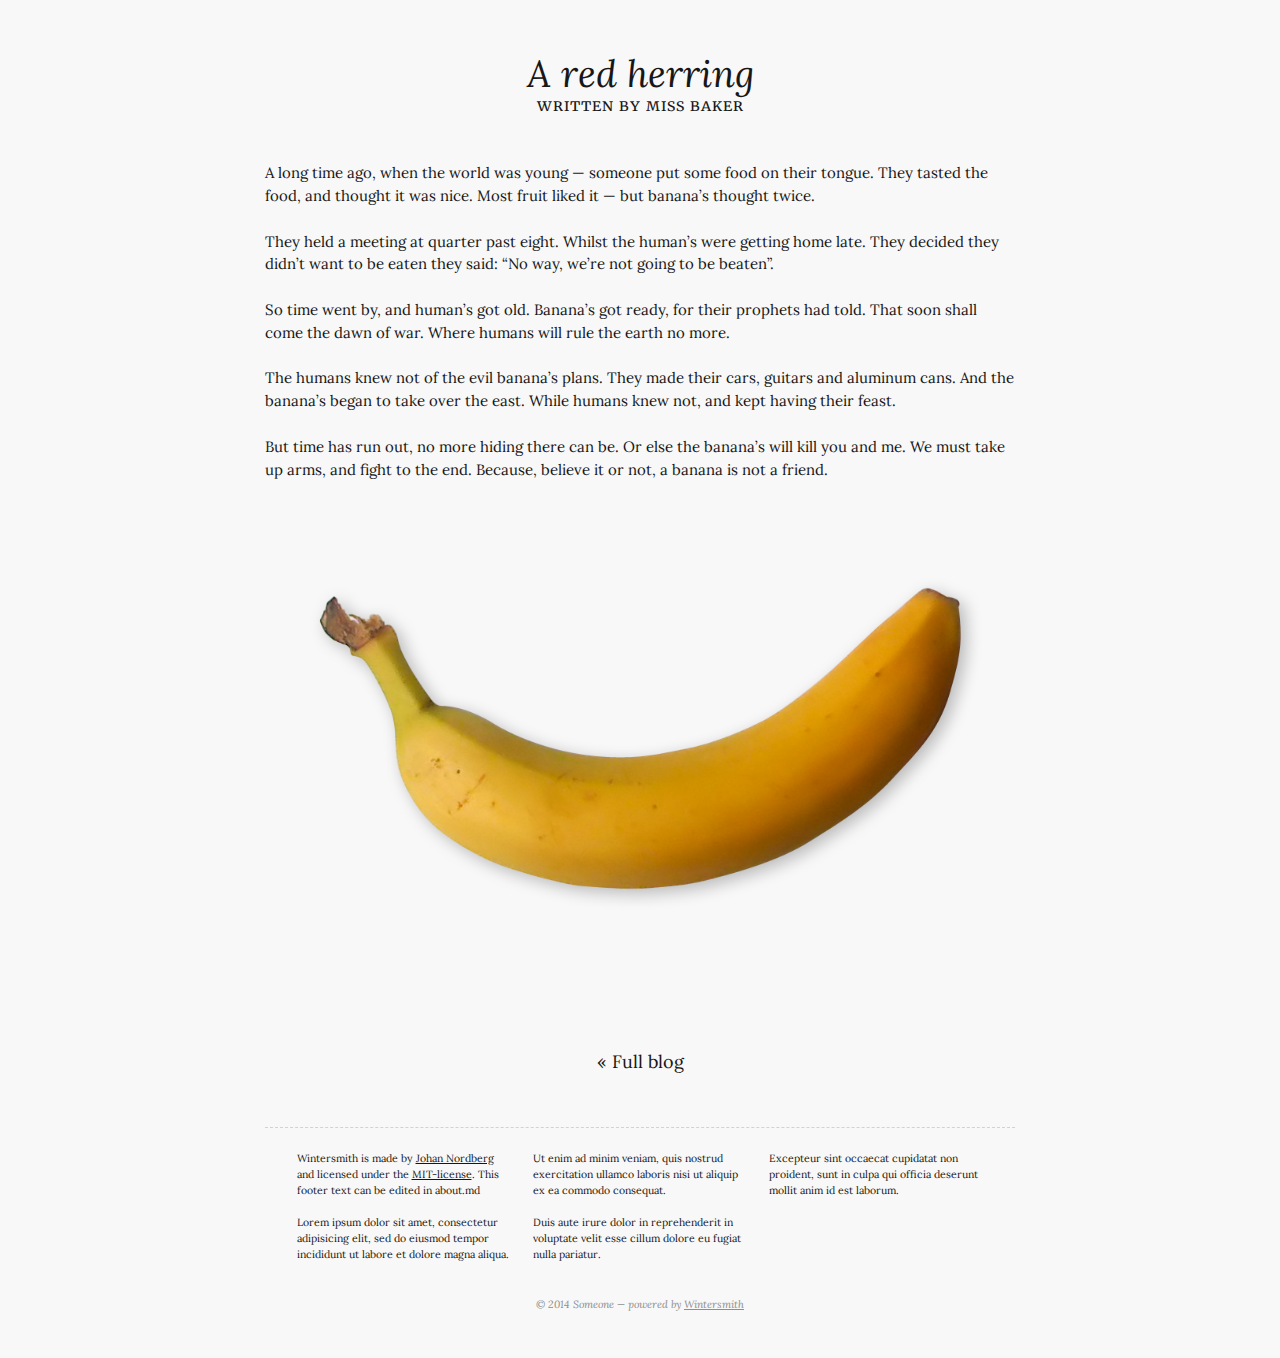
<file: articles/red-herring/index.html>
<!DOCTYPE html>
<html lang="en">
  <head>
    <meta charset="utf-8">
    <meta http-equiv="X-UA-Compatible" content="IE=edge,chrome=1">
    <meta name="viewport" content="width=device-width">
    <title>A red herring - The Wintersmith's blog
    </title>
    <link rel="alternate" href="http://localhost:8080/feed.xml" type="application/rss+xml" title="Ramblings of an immor(t)al demigod">
    <link rel="stylesheet" href="http://fonts.googleapis.com/css?family=Lora:400,700,400italic,700italic|Anonymous+Pro:400,700,400italic,700italic|Merriweather:400,700,300">
    <link rel="stylesheet" href="/css/main.css">
  </head>
  <body class="article-detail">
    <header class="header">
      <div class="content-wrap">
        <h1>A red herring</h1>
        <p class="author">Written by <span class="author"><a href="mailto:baker@nasa.gov">Miss Baker</a></span>
        </p>
      </div>
    </header>
    <div id="content">
      <div class="content-wrap">
        <article class="article">
          <section class="content"><p>A long time ago, when the world was young — someone put some food on their tongue.
They tasted the food, and thought it was nice. Most fruit liked it — but banana’s thought&nbsp;twice.</p>
<p><span class="more"></span></p>
<p>They held a meeting at quarter past eight.
Whilst the human’s were getting home late.
They decided they didn’t want to be eaten they said:
“No way, we’re not going to be&nbsp;beaten”.</p>
<p>So time went by, and human’s got old.
Banana’s got ready, for their prophets had told.
That soon shall come the dawn of war.
Where humans will rule the earth no&nbsp;more.</p>
<p>The humans knew not of the evil banana’s plans.
They made their cars, guitars and aluminum cans.
And the banana’s began to take over the east.
While humans knew not, and kept having their&nbsp;feast.</p>
<p>But time has run out, no more hiding there can be.
Or else the banana’s will kill you and me.
We must take up arms, and fight to the end.
Because, believe it or not, a banana is not a&nbsp;friend.</p>
<p><img src="/articles/red-herring/banana.png" alt="a banana"></p>
</section>
        </article>
      </div>
    </div>
    <footer>
      <div class="content-wrap">
        <div class="nav"><a href="/">« Full blog</a></div>
        <section class="about"><p>Wintersmith is made by <a href="http://johan-nordberg.com/">Johan Nordberg</a> and licensed under the <a href="http://opensource.org/licenses/MIT">MIT-license</a>.
This footer text can be edited in about.md</p>
<p>Lorem ipsum dolor sit amet, consectetur adipisicing elit, sed do eiusmod
tempor incididunt ut labore et dolore magna aliqua. Ut enim ad minim veniam,
quis nostrud exercitation ullamco laboris nisi ut aliquip ex ea commodo
consequat.</p>
<p>Duis aute irure dolor in reprehenderit in voluptate velit esse cillum
dolore eu fugiat nulla pariatur.</p>
<p>Excepteur sint occaecat cupidatat non proident, sunt in culpa qui officia
deserunt mollit anim id est laborum.</p>

        </section>
        <section class="copy">
          <p>&copy; 2014 Someone &mdash; powered by&nbsp;<a href="https://github.com/jnordberg/wintersmith">Wintersmith</a>
          </p>
        </section>
      </div>
    </footer>
  </body>
</html>
</file>
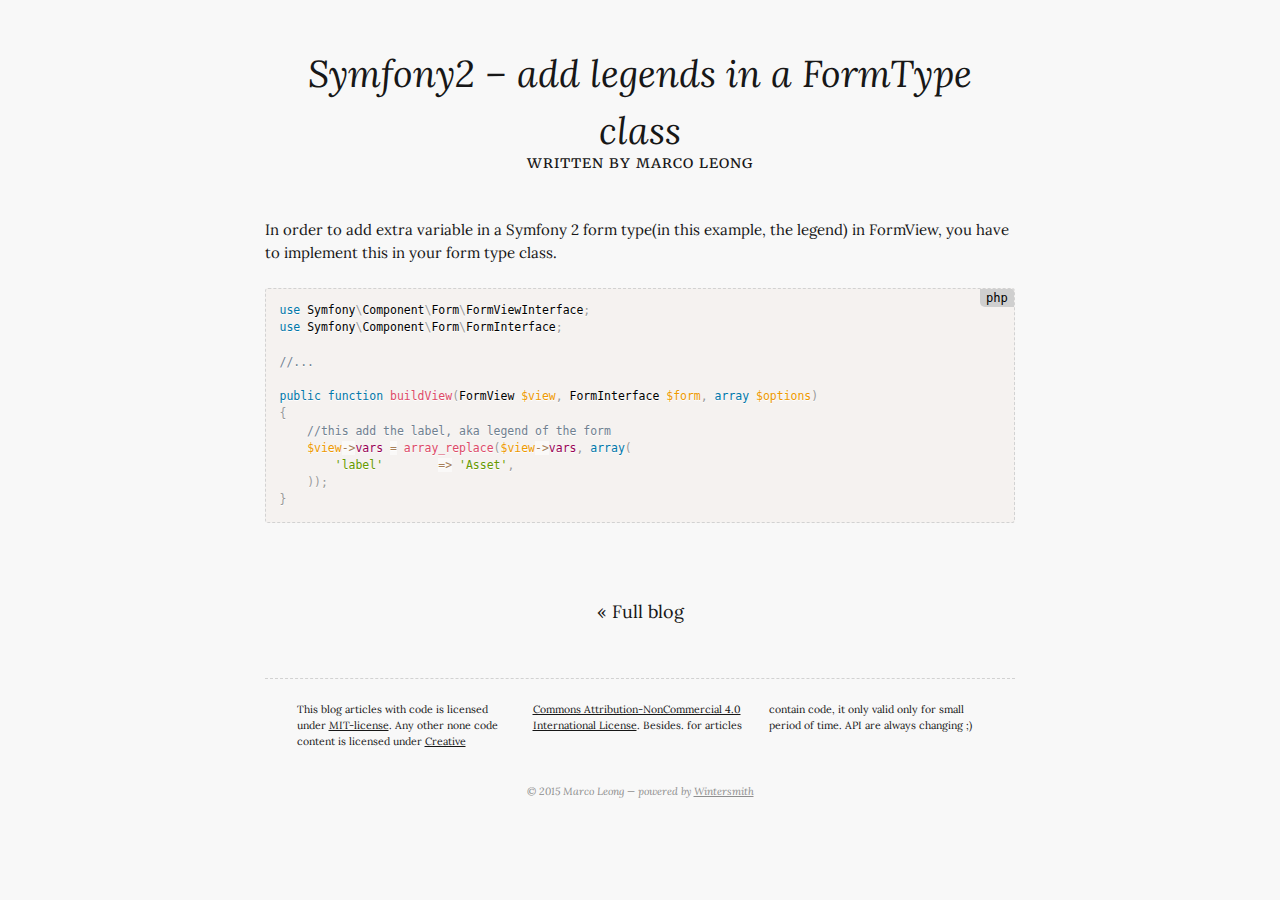
<file: articles/symfony2-add-legend-in-formtype-class/index.html>
<!DOCTYPE html>
<html lang="en">
  <head>
    <meta charset="utf-8">
    <meta http-equiv="X-UA-Compatible" content="IE=edge,chrome=1">
    <meta name="viewport" content="width=device-width">
    <title>Symfony2 – add legends in a FormType class - MarcoL as Geek
    </title>
    <link rel="alternate" href="http://localhost/feed.xml" type="application/rss+xml" title="&quot;The making of web application&quot;">
    <link rel="stylesheet" href="http://fonts.googleapis.com/css?family=Lora:400,700,400italic,700italic|Anonymous+Pro:400,700,400italic,700italic|Merriweather:400,700,300">
    <link rel="stylesheet" href="/css/main.css">
    <link rel="stylesheet" href="/css/prism.css">
  </head>
  <body class="article-detail">
    <header class="header">
      <div class="content-wrap">
        <h1>Symfony2 – add legends in a FormType class</h1>
        <p class="author">Written by <span class="author"><a href="mailto:marcogood411@gmail.com">Marco Leong</a></span>
        </p>
      </div>
    </header>
    <div id="content">
      <div class="content-wrap">
        <article class="article">
          <section class="content"><p>In order to add extra variable in a Symfony 2 form type(in this example, the legend) in FormView, you have to implement this in your form type&nbsp;class.</p>
<pre><code class="lang-php"><span class="keyword">use</span> <span class="title">Symfony</span>\<span class="title">Component</span>\<span class="title">Form</span>\<span class="title">FormViewInterface</span>;
<span class="keyword">use</span> <span class="title">Symfony</span>\<span class="title">Component</span>\<span class="title">Form</span>\<span class="title">FormInterface</span>;

<span class="comment">//...</span>

<span class="keyword">public</span> <span class="function"><span class="keyword">function</span> <span class="title">buildView</span><span class="params">(FormView <span class="variable">$view</span>, FormInterface <span class="variable">$form</span>, array <span class="variable">$options</span>)</span>
{</span>
    <span class="comment">//this add the label, aka legend of the form</span>
    <span class="variable">$view</span>-&gt;vars = array_replace(<span class="variable">$view</span>-&gt;vars, <span class="keyword">array</span>(
        <span class="string">'label'</span>        =&gt; <span class="string">'Asset'</span>,
    ));
}
</code></pre>
</section>
        </article>
      </div>
    </div>
    <footer>
      <div class="content-wrap">
        <div class="nav"><a href="/">« Full blog</a></div>
        <div id="disqus_thread"></div>
        <script type="text/javascript">
           /* * * CONFIGURATION VARIABLES * * */
           var disqus_shortname = 'marcolasgeek';
           
           /* * * DON'T EDIT BELOW THIS LINE * * */
           (function() {
               var dsq = document.createElement('script'); dsq.type = 'text/javascript'; dsq.async = true;
               dsq.src = '//' + disqus_shortname + '.disqus.com/embed.js';
               (document.getElementsByTagName('head')[0] || document.getElementsByTagName('body')[0]).appendChild(dsq);
           })();
        </script>
        <noscript>Please enable JavaScript to view the <a href="https://disqus.com/?ref_noscript" rel="nofollow">comments powered by Disqus.</a></noscript>
        <section class="about"><p>This blog articles with code is licensed under <a href="http://opensource.org/licenses/MIT">MIT-license</a>. Any other none code content is licensed under <a href="http://creativecommons.org/licenses/by-nc/4.0/deed.en_US">Creative Commons Attribution-NonCommercial 4.0 International License</a>. Besides. for articles contain code, it only valid only for small period of time. API are always changing ;)</p>

        </section>
        <section class="copy">
          <p>&copy; 2015 Marco Leong &mdash; powered by&nbsp;<a href="https://github.com/jnordberg/wintersmith">Wintersmith</a>
          </p>
        </section>
      </div>
    </footer>
    <script src="/js/prism.js"></script>
    <script>
     (function(i,s,o,g,r,a,m){i['GoogleAnalyticsObject']=r;i[r]=i[r]||function(){
     (i[r].q=i[r].q||[]).push(arguments)},i[r].l=1*new Date();a=s.createElement(o),
     m=s.getElementsByTagName(o)[0];a.async=1;a.src=g;m.parentNode.insertBefore(a,m)
     })(window,document,'script','//www.google-analytics.com/analytics.js','ga');
     ga('create', 'UA-33335219-1', 'auto');
     ga('send', 'pageview');
    </script>
    <script type="text/javascript">
       /* * * CONFIGURATION VARIABLES * * */
       var disqus_shortname = 'marcolasgeek';
       
       /* * * DON'T EDIT BELOW THIS LINE * * */
       (function () {
           var s = document.createElement('script'); s.async = true;
           s.type = 'text/javascript';
           s.src = '//' + disqus_shortname + '.disqus.com/count.js';
           (document.getElementsByTagName('HEAD')[0] || document.getElementsByTagName('BODY')[0]).appendChild(s);
       }());
    </script>
  </body>
</html>
</file>
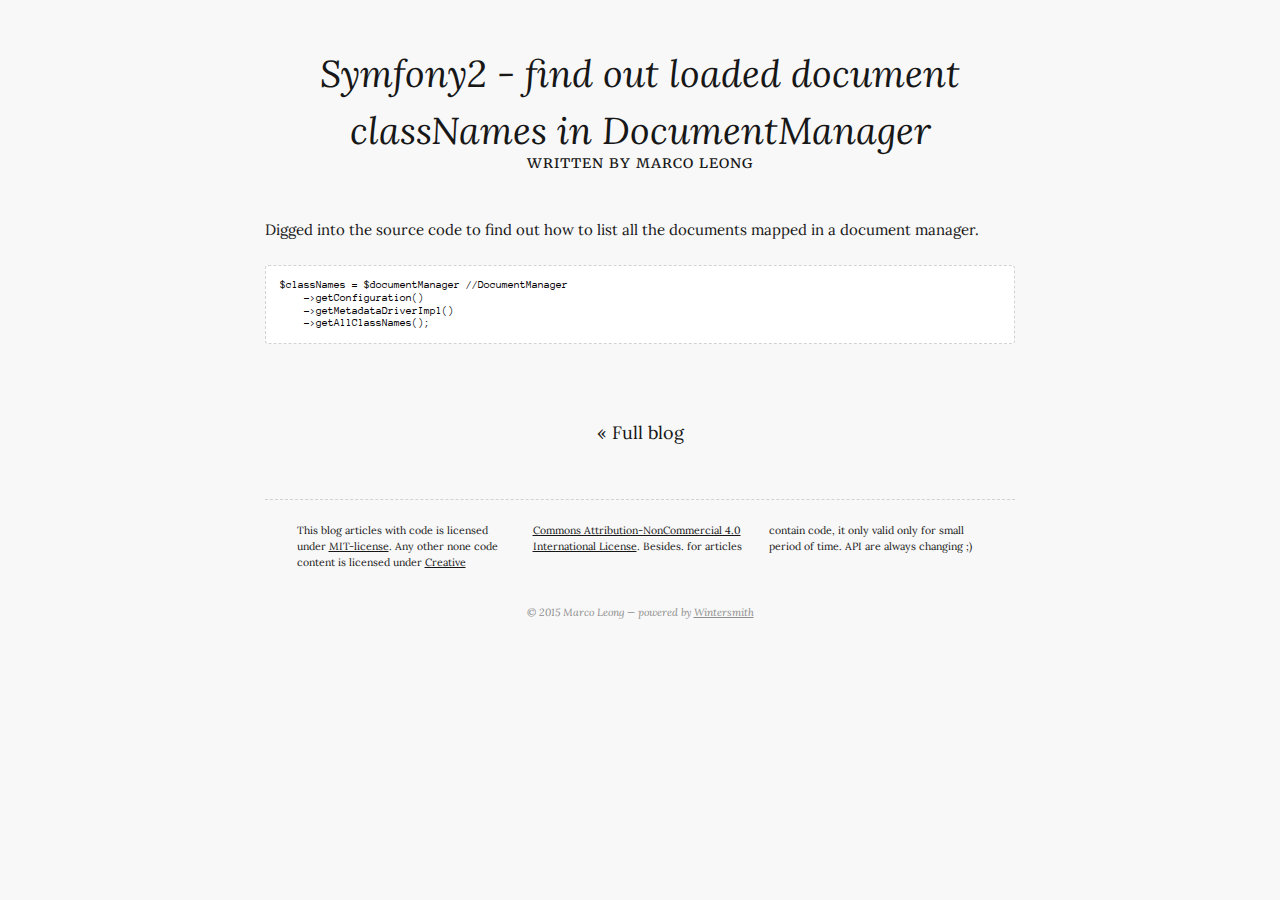
<file: articles/symfony2-find-out-loaded-documents-classname/index.html>
<!DOCTYPE html>
<html lang="en">
  <head>
    <meta charset="utf-8">
    <meta http-equiv="X-UA-Compatible" content="IE=edge,chrome=1">
    <meta name="viewport" content="width=device-width">
    <title>Symfony2 - find out loaded document classNames in DocumentManager - MarcoL as Geek
    </title>
    <link rel="alternate" href="http://localhost/feed.xml" type="application/rss+xml" title="&quot;The making of web application&quot;">
    <link rel="stylesheet" href="http://fonts.googleapis.com/css?family=Lora:400,700,400italic,700italic|Anonymous+Pro:400,700,400italic,700italic|Merriweather:400,700,300">
    <link rel="stylesheet" href="/css/main.css">
    <link rel="stylesheet" href="/css/prism.css">
  </head>
  <body class="article-detail">
    <header class="header">
      <div class="content-wrap">
        <h1>Symfony2 - find out loaded document classNames in DocumentManager</h1>
        <p class="author">Written by <span class="author"><a href="mailto:marcogood411@gmail.com">Marco Leong</a></span>
        </p>
      </div>
    </header>
    <div id="content">
      <div class="content-wrap">
        <article class="article">
          <section class="content"><p>Digged into the source code to find out how to list all the documents mapped in a document&nbsp;manager.</p>
<pre><code>$classNames = $documentManager //DocumentManager
    -&gt;getConfiguration()
    -&gt;getMetadataDriverImpl()
    -&gt;getAllClassNames();
</code></pre></section>
        </article>
      </div>
    </div>
    <footer>
      <div class="content-wrap">
        <div class="nav"><a href="/">« Full blog</a></div>
        <div id="disqus_thread"></div>
        <script type="text/javascript">
           /* * * CONFIGURATION VARIABLES * * */
           var disqus_shortname = 'marcolasgeek';
           
           /* * * DON'T EDIT BELOW THIS LINE * * */
           (function() {
               var dsq = document.createElement('script'); dsq.type = 'text/javascript'; dsq.async = true;
               dsq.src = '//' + disqus_shortname + '.disqus.com/embed.js';
               (document.getElementsByTagName('head')[0] || document.getElementsByTagName('body')[0]).appendChild(dsq);
           })();
        </script>
        <noscript>Please enable JavaScript to view the <a href="https://disqus.com/?ref_noscript" rel="nofollow">comments powered by Disqus.</a></noscript>
        <section class="about"><p>This blog articles with code is licensed under <a href="http://opensource.org/licenses/MIT">MIT-license</a>. Any other none code content is licensed under <a href="http://creativecommons.org/licenses/by-nc/4.0/deed.en_US">Creative Commons Attribution-NonCommercial 4.0 International License</a>. Besides. for articles contain code, it only valid only for small period of time. API are always changing ;)</p>

        </section>
        <section class="copy">
          <p>&copy; 2015 Marco Leong &mdash; powered by&nbsp;<a href="https://github.com/jnordberg/wintersmith">Wintersmith</a>
          </p>
        </section>
      </div>
    </footer>
    <script src="/js/prism.js"></script>
    <script>
     (function(i,s,o,g,r,a,m){i['GoogleAnalyticsObject']=r;i[r]=i[r]||function(){
     (i[r].q=i[r].q||[]).push(arguments)},i[r].l=1*new Date();a=s.createElement(o),
     m=s.getElementsByTagName(o)[0];a.async=1;a.src=g;m.parentNode.insertBefore(a,m)
     })(window,document,'script','//www.google-analytics.com/analytics.js','ga');
     ga('create', 'UA-33335219-1', 'auto');
     ga('send', 'pageview');
    </script>
    <script type="text/javascript">
       /* * * CONFIGURATION VARIABLES * * */
       var disqus_shortname = 'marcolasgeek';
       
       /* * * DON'T EDIT BELOW THIS LINE * * */
       (function () {
           var s = document.createElement('script'); s.async = true;
           s.type = 'text/javascript';
           s.src = '//' + disqus_shortname + '.disqus.com/count.js';
           (document.getElementsByTagName('HEAD')[0] || document.getElementsByTagName('BODY')[0]).appendChild(s);
       }());
    </script>
  </body>
</html>
</file>
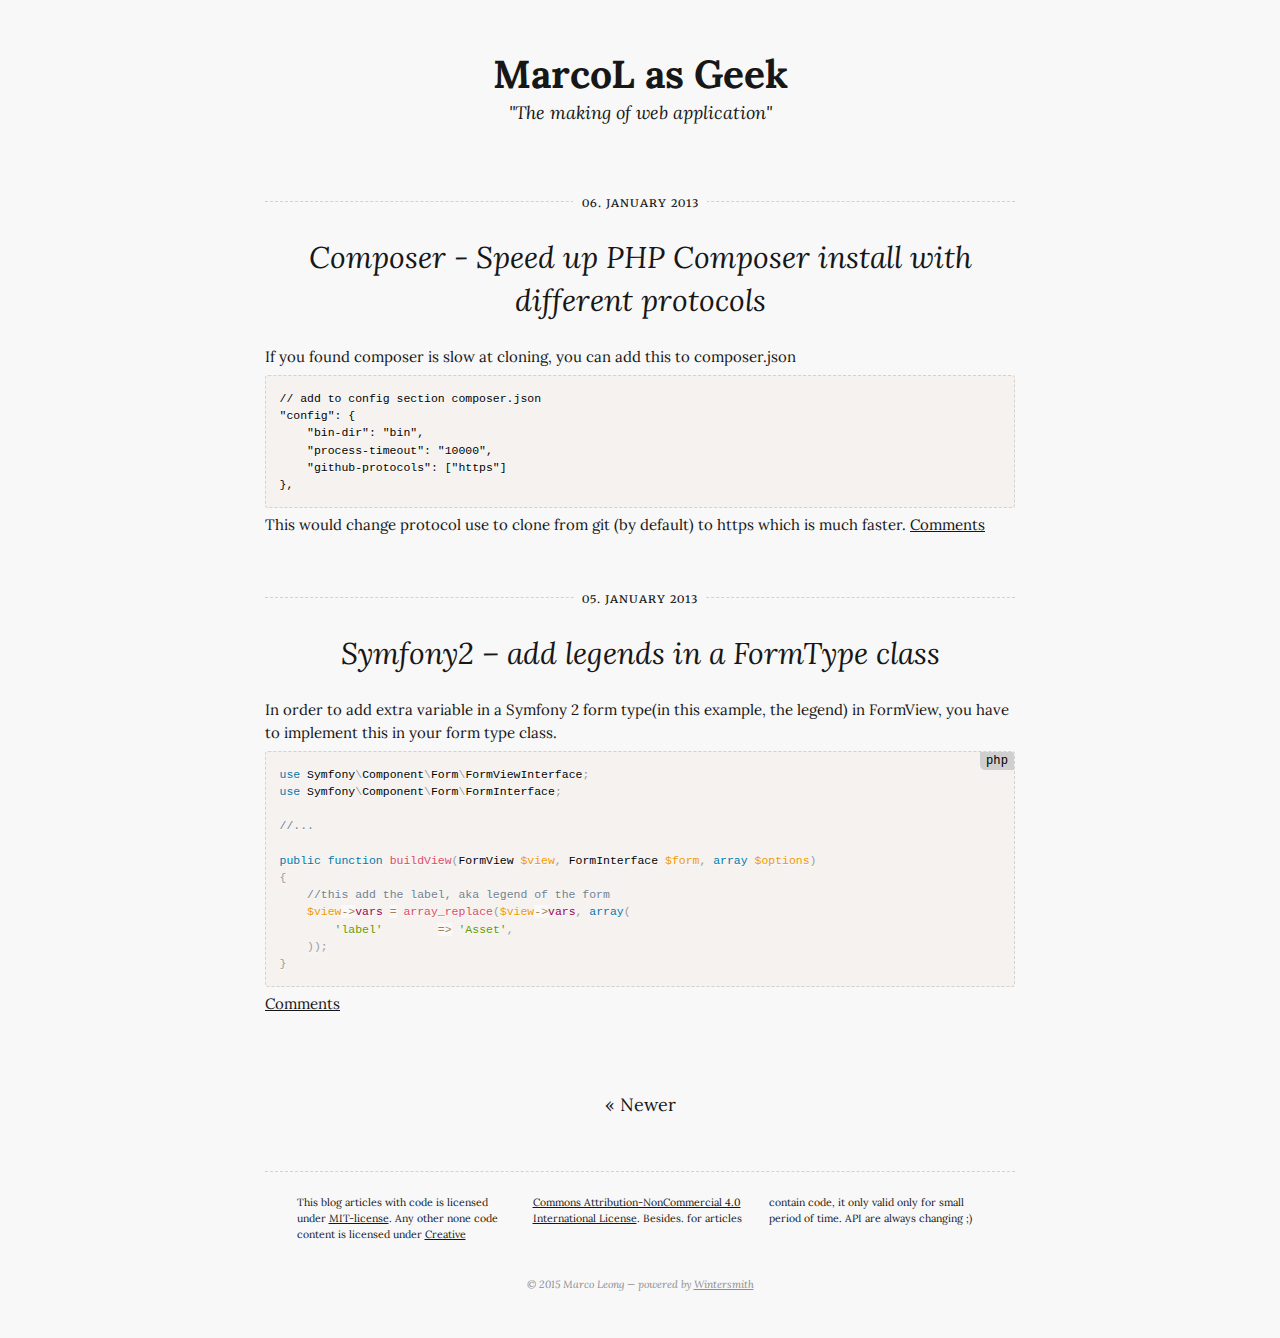
<file: page/2/index.html>
<!DOCTYPE html>
<html lang="en">
  <head>
    <meta charset="utf-8">
    <meta http-equiv="X-UA-Compatible" content="IE=edge,chrome=1">
    <meta name="viewport" content="width=device-width">
    <title>MarcoL as Geek
    </title>
    <link rel="alternate" href="http://localhost/feed.xml" type="application/rss+xml" title="&quot;The making of web application&quot;">
    <link rel="stylesheet" href="http://fonts.googleapis.com/css?family=Lora:400,700,400italic,700italic|Anonymous+Pro:400,700,400italic,700italic|Merriweather:400,700,300">
    <link rel="stylesheet" href="/css/main.css">
    <link rel="stylesheet" href="/css/prism.css">
  </head>
  <body>
    <header class="header">
      <div class="content-wrap">
        <div class="logo">
          <h1><a href="http://localhost">MarcoL as Geek</a></h1>
          <p class="description">&quot;The making of web application&quot;</p>
        </div>
      </div>
    </header>
    <div id="content">
      <div class="content-wrap">
        <article class="article intro">
          <header>
            <p class="date"><span>06. January 2013</span></p>
            <h2><a href="/articles/composer-speed-up-cloning-speed/">Composer - Speed up PHP Composer install with different protocols</a></h2>
          </header>
          <section class="content"><p>If you found composer is slow at cloning, you can add this to&nbsp;composer.json</p>
<pre><code class="lang-json">// add to config section composer.json
&quot;config&quot;: {
    &quot;bin-dir&quot;: &quot;bin&quot;,
    &quot;process-timeout&quot;: &quot;10000&quot;,
    &quot;github-protocols&quot;: [&quot;https&quot;]
},
</code></pre>
<p>This would change protocol use to clone from git (by default) to https which is much&nbsp;faster.</p>
<a href="/articles/composer-speed-up-cloning-speed/#disqus_thread"> Comments</a>
          </section>
        </article>
        <article class="article intro">
          <header>
            <p class="date"><span>05. January 2013</span></p>
            <h2><a href="/articles/symfony2-add-legend-in-formtype-class/">Symfony2 – add legends in a FormType class</a></h2>
          </header>
          <section class="content"><p>In order to add extra variable in a Symfony 2 form type(in this example, the legend) in FormView, you have to implement this in your form type&nbsp;class.</p>
<pre><code class="lang-php"><span class="keyword">use</span> <span class="title">Symfony</span>\<span class="title">Component</span>\<span class="title">Form</span>\<span class="title">FormViewInterface</span>;
<span class="keyword">use</span> <span class="title">Symfony</span>\<span class="title">Component</span>\<span class="title">Form</span>\<span class="title">FormInterface</span>;

<span class="comment">//...</span>

<span class="keyword">public</span> <span class="function"><span class="keyword">function</span> <span class="title">buildView</span><span class="params">(FormView <span class="variable">$view</span>, FormInterface <span class="variable">$form</span>, array <span class="variable">$options</span>)</span>
{</span>
    <span class="comment">//this add the label, aka legend of the form</span>
    <span class="variable">$view</span>-&gt;vars = array_replace(<span class="variable">$view</span>-&gt;vars, <span class="keyword">array</span>(
        <span class="string">'label'</span>        =&gt; <span class="string">'Asset'</span>,
    ));
}
</code></pre>
<a href="/articles/symfony2-add-legend-in-formtype-class/#disqus_thread"> Comments</a>
          </section>
        </article>
      </div>
    </div>
    <footer>
      <div class="content-wrap">
        <div class="nav"><a href="/">« Newer</a>
        </div>
        <section class="about"><p>This blog articles with code is licensed under <a href="http://opensource.org/licenses/MIT">MIT-license</a>. Any other none code content is licensed under <a href="http://creativecommons.org/licenses/by-nc/4.0/deed.en_US">Creative Commons Attribution-NonCommercial 4.0 International License</a>. Besides. for articles contain code, it only valid only for small period of time. API are always changing ;)</p>

        </section>
        <section class="copy">
          <p>&copy; 2015 Marco Leong &mdash; powered by&nbsp;<a href="https://github.com/jnordberg/wintersmith">Wintersmith</a>
          </p>
        </section>
      </div>
    </footer>
    <script src="/js/prism.js"></script>
    <script>
     (function(i,s,o,g,r,a,m){i['GoogleAnalyticsObject']=r;i[r]=i[r]||function(){
     (i[r].q=i[r].q||[]).push(arguments)},i[r].l=1*new Date();a=s.createElement(o),
     m=s.getElementsByTagName(o)[0];a.async=1;a.src=g;m.parentNode.insertBefore(a,m)
     })(window,document,'script','//www.google-analytics.com/analytics.js','ga');
     ga('create', 'UA-33335219-1', 'auto');
     ga('send', 'pageview');
    </script>
    <script type="text/javascript">
       /* * * CONFIGURATION VARIABLES * * */
       var disqus_shortname = 'marcolasgeek';
       
       /* * * DON'T EDIT BELOW THIS LINE * * */
       (function () {
           var s = document.createElement('script'); s.async = true;
           s.type = 'text/javascript';
           s.src = '//' + disqus_shortname + '.disqus.com/count.js';
           (document.getElementsByTagName('HEAD')[0] || document.getElementsByTagName('BODY')[0]).appendChild(s);
       }());
    </script>
  </body>
</html>
</file>
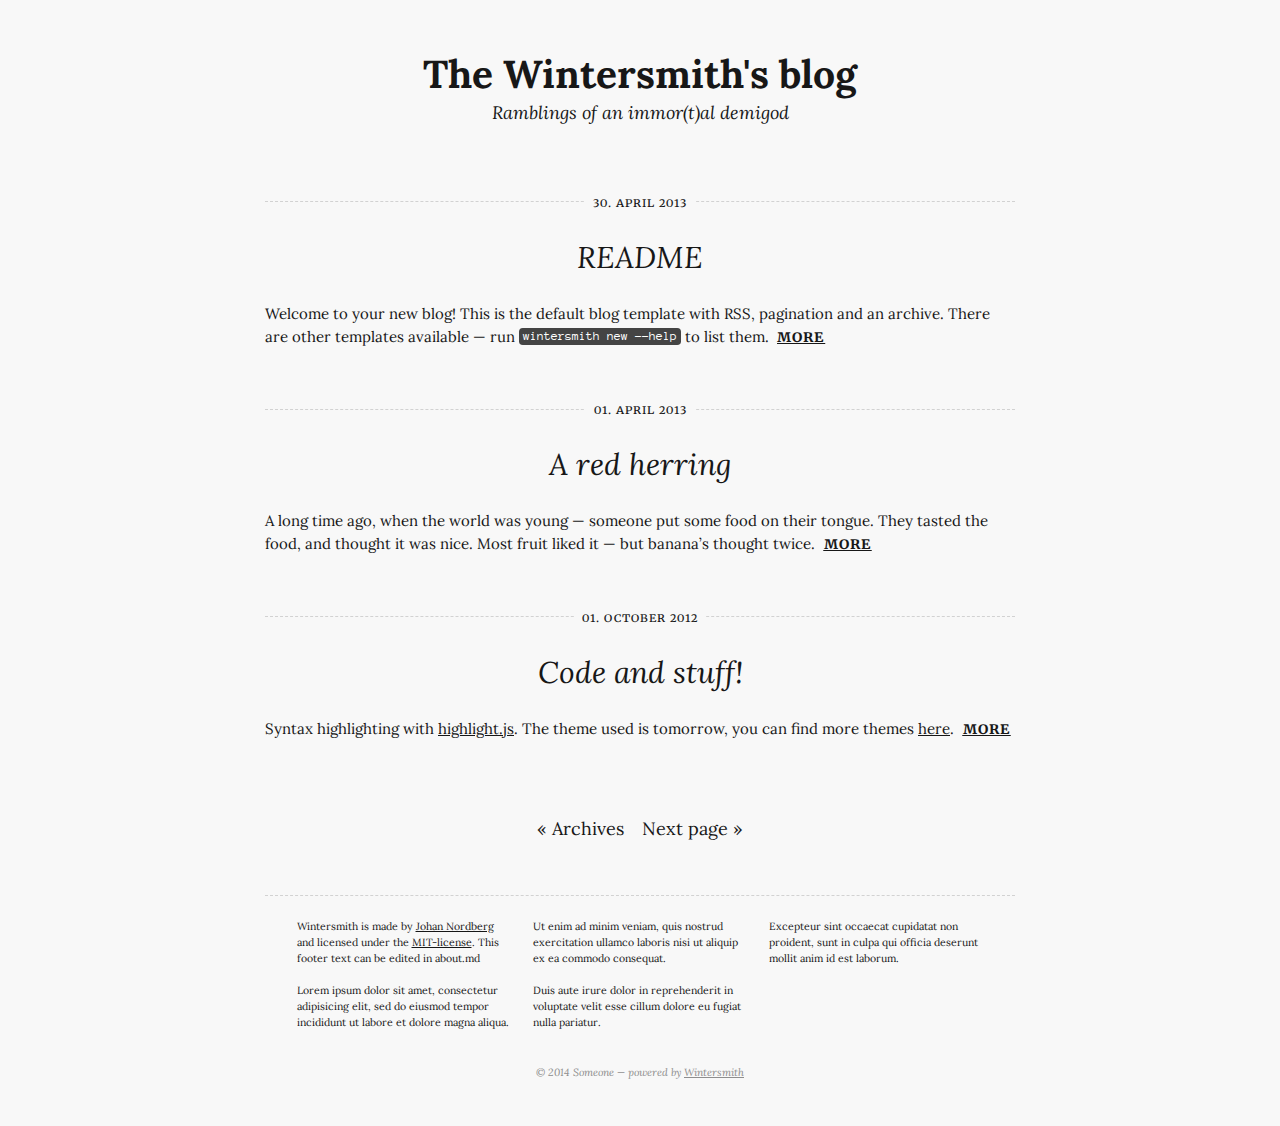
<file: src/build/index.html>
<!DOCTYPE html>
<html lang="en">
  <head>
    <meta charset="utf-8">
    <meta http-equiv="X-UA-Compatible" content="IE=edge,chrome=1">
    <meta name="viewport" content="width=device-width">
    <title>The Wintersmith's blog
    </title>
    <link rel="alternate" href="http://localhost:8080/feed.xml" type="application/rss+xml" title="Ramblings of an immor(t)al demigod">
    <link rel="stylesheet" href="http://fonts.googleapis.com/css?family=Lora:400,700,400italic,700italic|Anonymous+Pro:400,700,400italic,700italic|Merriweather:400,700,300">
    <link rel="stylesheet" href="/css/main.css">
  </head>
  <body>
    <header class="header">
      <div class="content-wrap">
        <div class="logo">
          <h1><a href="http://localhost:8080">The Wintersmith's blog</a></h1>
          <p class="description">Ramblings of an immor(t)al demigod</p>
        </div>
      </div>
    </header>
    <div id="content">
      <div class="content-wrap">
        <article class="article intro">
          <header>
            <p class="date"><span>30. April 2013</span></p>
            <h2><a href="/articles/hello-world/">README</a></h2>
          </header>
          <section class="content"><p>Welcome to your new blog! This is the default blog template with <span class="caps">RSS</span>, pagination and an archive. There are other templates available — run <code>wintersmith new --help</code> to list&nbsp;them.</p>

            <p class="more"><a href="/articles/hello-world/">more</a></p>
          </section>
        </article>
        <article class="article intro">
          <header>
            <p class="date"><span>01. April 2013</span></p>
            <h2><a href="/articles/red-herring/">A red herring</a></h2>
          </header>
          <section class="content"><p>A long time ago, when the world was young — someone put some food on their tongue.
They tasted the food, and thought it was nice. Most fruit liked it — but banana’s thought&nbsp;twice.</p>
<p>
            <p class="more"><a href="/articles/red-herring/">more</a></p>
          </section>
        </article>
        <article class="article intro">
          <header>
            <p class="date"><span>01. October 2012</span></p>
            <h2><a href="/articles/another-test/">Code and stuff!</a></h2>
          </header>
          <section class="content"><p>Syntax highlighting with <a href="http://softwaremaniacs.org/soft/highlight/en/">highlight.js</a>.
The theme used is tomorrow, you can find more themes <a href="http://jmblog.github.io/color-themes-for-highlightjs/">here</a>.</p>
<p>
            <p class="more"><a href="/articles/another-test/">more</a></p>
          </section>
        </article>
      </div>
    </div>
    <footer>
      <div class="content-wrap">
        <div class="nav"><a href="/archive.html">« Archives</a><a href="/page/2/">Next page »</a>
        </div>
        <section class="about"><p>Wintersmith is made by <a href="http://johan-nordberg.com/">Johan Nordberg</a> and licensed under the <a href="http://opensource.org/licenses/MIT">MIT-license</a>.
This footer text can be edited in about.md</p>
<p>Lorem ipsum dolor sit amet, consectetur adipisicing elit, sed do eiusmod
tempor incididunt ut labore et dolore magna aliqua. Ut enim ad minim veniam,
quis nostrud exercitation ullamco laboris nisi ut aliquip ex ea commodo
consequat.</p>
<p>Duis aute irure dolor in reprehenderit in voluptate velit esse cillum
dolore eu fugiat nulla pariatur.</p>
<p>Excepteur sint occaecat cupidatat non proident, sunt in culpa qui officia
deserunt mollit anim id est laborum.</p>

        </section>
        <section class="copy">
          <p>&copy; 2014 Someone &mdash; powered by&nbsp;<a href="https://github.com/jnordberg/wintersmith">Wintersmith</a>
          </p>
        </section>
      </div>
    </footer>
  </body>
</html>
</file>
<file: css/main.css>
h1, h2, h3, h4, h5, h6, p, body, a, img, ul, ol, blockquote, pre {
  margin: 0;
  padding: 0;
  border: 0; }

body {
  font-family: 'Lora', serif;
  font-size: 15px;
  line-height: 1.52;
  background-color: #f8f8f8;
  text-rendering: optimizeLegibility; }

.content-wrap {
  width: 50em;
  margin: 0 auto; }

body, a {
  color: #171717; }

a:hover {
  color: #ff8000;
  text-decoration: underline; }

p {
  margin-bottom: 1.52em; }

pre {
  font-size: 0.9em;
  overflow: auto;
  background: #fff;
  border: 1px dashed #d2d2d2;
  border-radius: 0.25em;
  margin-bottom: 1.8em;
  padding: 1em; }

h1 {
  font-size: 2em;
  margin-bottom: 1em; }

h2 {
  font-size: 1.2em;
  font-weight: 400;
  line-height: 1.43;
  margin-bottom: 1.35em; }

h3 {
  font-style: italic;
  text-align: center;
  font-weight: 400;
  font-size: 1.4em;
  margin-top: 1.8em;
  margin-bottom: 0.8em; }

ol, ul {
  margin: 0 1.4em 1.4em 4em; }

li {
  margin-bottom: 0.5em; }

blockquote {
  margin: 1.2em 3em;
  padding-left: 1em;
  font-style: italic; }

hr {
  border: 0;
  border-top: 1px dashed #d2d2d2;
  height: 0;
  margin: 1.6em 0; }

/* page header */
.header {
  margin: 3em 0 5em; }

.header h1 {
  font-size: 2.6em;
  text-align: center;
  font-weight: 700;
  margin: 0; }

.header a, .header a:hover {
  text-decoration: none;
  color: #171717; }

.header .author {
  font-family: 'Merriweather', serif;
  font-variant: small-caps;
  text-transform: lowercase;
  text-rendering: auto;
  text-align: center;
  font-weight: 400;
  letter-spacing: 1px; }

.header .description {
  font-size: 1.2em;
  font-style: italic;
  text-align: center;
  margin-top: -0.3em; }

body.article-detail > header h1 {
  font-size: 2.5em;
  font-style: italic;
  font-weight: 400;
  margin-bottom: -0.2em; }

body.article-detail > header {
  margin-bottom: 3em; }

/* page footer */
footer {
  margin: 3em 0; }

footer .nav {
  text-align: center;
  margin-top: 5em;
  margin-bottom: 3.5em; }

footer .nav a {
  padding: 0 0.5em;
  font-size: 1.2em;
  text-decoration: none; }

footer .about {
  border-top: 1px dashed #d2d2d2;
  padding: 2.2em 3em;
  font-size: 0.7em;
  -webkit-column-count: 3;
  -moz-column-count: 3;
  -ms-column-count: 3;
  column-count: 3;
  -webkit-column-gap: 2em;
  -moz-column-gap: 2em;
  -ms-column-gap: 2em;
  column-gap: 2em; }

footer .copy {
  text-align: center;
  font-size: 0.7em;
  font-style: italic;
  margin-top: 1em; }

footer .copy, footer .copy a {
  color: #8e8e8e; }

/* article */
.article {
  margin: 3em 0 4em; }

.article header {
  border-top: 1px dashed #d2d2d2; }

.article header h2 {
  font-style: italic;
  text-align: center;
  font-weight: 400;
  margin: 0.8em 0;
  font-size: 2em; }

.article header h2 a {
  text-decoration: none; }

.article header .date {
  text-align: center;
  font-size: 0.8em;
  margin-top: -0.7em; }

.article header .date span {
  background-color: #f8f8f8;
  padding: 0 0.7em; }

.article.intro .content p {
  display: inline; }

.article.intro .content .more {
  text-decoration: underline;
  font-weight: 700;
  padding-left: 0.3em; }

.article .content img {
  display: block;
  width: 100%; }

.more, .date {
  font-family: 'Merriweather', serif;
  font-variant: small-caps;
  text-transform: lowercase;
  font-weight: 400;
  text-rendering: auto;
  letter-spacing: 1px; }

/* archive */
.archive {
  width: 32em;
  margin: 5em auto 6em;
  padding-left: 2em; }

.archive h2 {
  font-size: 2em;
  margin: 0;
  margin-left: 6.1em;
  margin-bottom: 0.5em;
  font-style: italic; }

.archive a, .archive span {
  display: block;
  float: left;
  margin-bottom: -1px;
  text-decoration: none; }

.archive li:not(:last-child) {
  border-bottom: 1px solid #d2d2d2;
  margin-bottom: -1px; }

.archive a.last, .archive span.last {
  border: 0;
  margin-bottom: 0; }

.archive a {
  width: 21em;
  text-indent: 1em;
  white-space: nowrap; }

.archive .year-label,
.archive .month-label {
  width: 4em;
  font-family: 'Merriweather', serif;
  font-variant: small-caps;
  text-transform: lowercase;
  font-weight: 400;
  text-rendering: auto;
  letter-spacing: 1px;
  text-align: center; }

.archive .month-label {
  width: 7em; }

.archive ul {
  list-style: none;
  margin: 0; }

.archive ul li {
  margin: 0; }

/* code styling */
code {
  font-family: 'Anonymous Pro', monospace;
  font-size: 0.85em;
  color: #000; }

pre code {
  display: block;
  line-height: 1.1; }

p code {
  padding: 0.1em 0.3em 0.2em;
  border-radius: 0.3em;
  position: relative;
  top: -0.15em;
  background: #444;
  color: #fff;
  white-space: nowrap; }

/* syntax hl stuff */
code.lang-markdown {
  color: #424242; }

code.lang-markdown .header,
code.lang-markdown .strong {
  font-weight: bold; }

code.lang-markdown .emphasis {
  font-style: italic; }

code.lang-markdown .horizontal_rule,
code.lang-markdown .link_label,
code.lang-markdown .code,
code.lang-markdown .header,
code.lang-markdown .link_url {
  color: #555; }

code.lang-markdown .blockquote,
code.lang-markdown .bullet {
  color: #bbb; }

/* Tomorrow Theme */
/* http://jmblog.github.com/color-themes-for-google-code-highlightjs */
/* Original theme - https://github.com/chriskempson/tomorrow-theme */
/* http://jmblog.github.com/color-themes-for-google-code-highlightjs */
.tomorrow-comment, pre .comment, pre .title {
  color: #8e908c; }

.tomorrow-red, pre .variable, pre .attribute, pre .tag, pre .regexp, pre .ruby .constant, pre .xml .tag .title, pre .xml .pi, pre .xml .doctype, pre .html .doctype, pre .css .id, pre .css .class, pre .css .pseudo {
  color: #c82829; }

.tomorrow-orange, pre .number, pre .preprocessor, pre .built_in, pre .literal, pre .params, pre .constant {
  color: #f5871f; }

.tomorrow-yellow, pre .class, pre .ruby .class .title, pre .css .rules .attribute {
  color: #eab700; }

.tomorrow-green, pre .string, pre .value, pre .inheritance, pre .header, pre .ruby .symbol, pre .xml .cdata {
  color: #718c00; }

.tomorrow-aqua, pre .css .hexcolor {
  color: #3e999f; }

.tomorrow-blue, pre .function, pre .python .decorator, pre .python .title, pre .ruby .function .title, pre .ruby .title .keyword, pre .perl .sub, pre .javascript .title, pre .coffeescript .title {
  color: #4271ae; }

.tomorrow-purple, pre .keyword, pre .javascript .function {
  color: #8959a8; }

/* media queries */
@media (min-width: 1600px) {
  body {
    font-size: 26px; } }
@media (max-width: 900px) {
  body {
    font-size: 18px; } }
@media (max-width: 690px) {
  .content-wrap {
    width: auto;
    padding: 0 1em; }

  .header {
    margin: 1em 0; }

  .header h1 {
    font-size: 1.4em;
    margin-bottom: 0.6em; }

  .header .description {
    font-size: 1em; }

  .article {
    margin: 1em 0 2.5em; }

  .archive {
    width: 80%;
    margin: 0 auto; }

  .archive * {
    float: none !important;
    line-height: 1.6 !important;
    width: auto !important;
    height: auto !important;
    text-align: left !important;
    border: 0 !important;
    margin: 0 !important; }

  footer .nav {
    margin: 1em 0; }

  footer .about {
    padding: 0;
    font-size: 0.9em;
    padding-top: 1.6em;
    -webkit-column-count: 1;
    -moz-column-count: 1;
    -ms-column-count: 1;
    column-count: 1; }

  footer .about p {
    margin-bottom: 1em; } }
</file>
<file: css/prism.css>
/* http://prismjs.com/download.html?themes=prism&languages=markup+css+clike+javascript+bash+css-extras+git+go+http+ini+markdown+php+php-extras+scss+yaml&plugins=file-highlight+show-language */
/**
 * prism.js default theme for JavaScript, CSS and HTML
 * Based on dabblet (http://dabblet.com)
 * @author Lea Verou
 */

code[class*="language-"],
pre[class*="language-"] {
	color: black;
	text-shadow: 0 1px white;
	font-family: Consolas, Monaco, 'Andale Mono', 'Ubuntu Mono', monospace;
	direction: ltr;
	text-align: left;
	white-space: pre;
	word-spacing: normal;
	word-break: normal;
	line-height: 1.5;

	-moz-tab-size: 4;
	-o-tab-size: 4;
	tab-size: 4;

	-webkit-hyphens: none;
	-moz-hyphens: none;
	-ms-hyphens: none;
	hyphens: none;
}

pre[class*="language-"]::-moz-selection, pre[class*="language-"] ::-moz-selection,
code[class*="language-"]::-moz-selection, code[class*="language-"] ::-moz-selection {
	text-shadow: none;
	background: #b3d4fc;
}

pre[class*="language-"]::selection, pre[class*="language-"] ::selection,
code[class*="language-"]::selection, code[class*="language-"] ::selection {
	text-shadow: none;
	background: #b3d4fc;
}

@media print {
	code[class*="language-"],
	pre[class*="language-"] {
		text-shadow: none;
	}
}

/* Code blocks */
pre[class*="language-"] {
	padding: 1em;
	margin: .5em 0;
	overflow: auto;
}

:not(pre) > code[class*="language-"],
pre[class*="language-"] {
	background: #f5f2f0;
}

/* Inline code */
:not(pre) > code[class*="language-"] {
	padding: .1em;
	border-radius: .3em;
}

.token.comment,
.token.prolog,
.token.doctype,
.token.cdata {
	color: slategray;
}

.token.punctuation {
	color: #999;
}

.namespace {
	opacity: .7;
}

.token.property,
.token.tag,
.token.boolean,
.token.number,
.token.constant,
.token.symbol,
.token.deleted {
	color: #905;
}

.token.selector,
.token.attr-name,
.token.string,
.token.char,
.token.builtin,
.token.inserted {
	color: #690;
}

.token.operator,
.token.entity,
.token.url,
.language-css .token.string,
.style .token.string {
	color: #a67f59;
	background: hsla(0, 0%, 100%, .5);
}

.token.atrule,
.token.attr-value,
.token.keyword {
	color: #07a;
}

.token.function {
	color: #DD4A68;
}

.token.regex,
.token.important,
.token.variable {
	color: #e90;
}

.token.important,
.token.bold {
	font-weight: bold;
}
.token.italic {
	font-style: italic;
}

.token.entity {
	cursor: help;
}

pre[class*='language-'] {
	position: relative;
}
pre[class*='language-'][data-language]::before {
	content: attr(data-language);
	color: black;
	background-color: #CFCFCF;
	display: inline-block;
	position: absolute;
	top: 0;
	right: 0;
	font-size: 0.9em;
	border-radius: 0 0 0 5px;
	padding: 0 0.5em;
	text-shadow: none;
}
</file>
